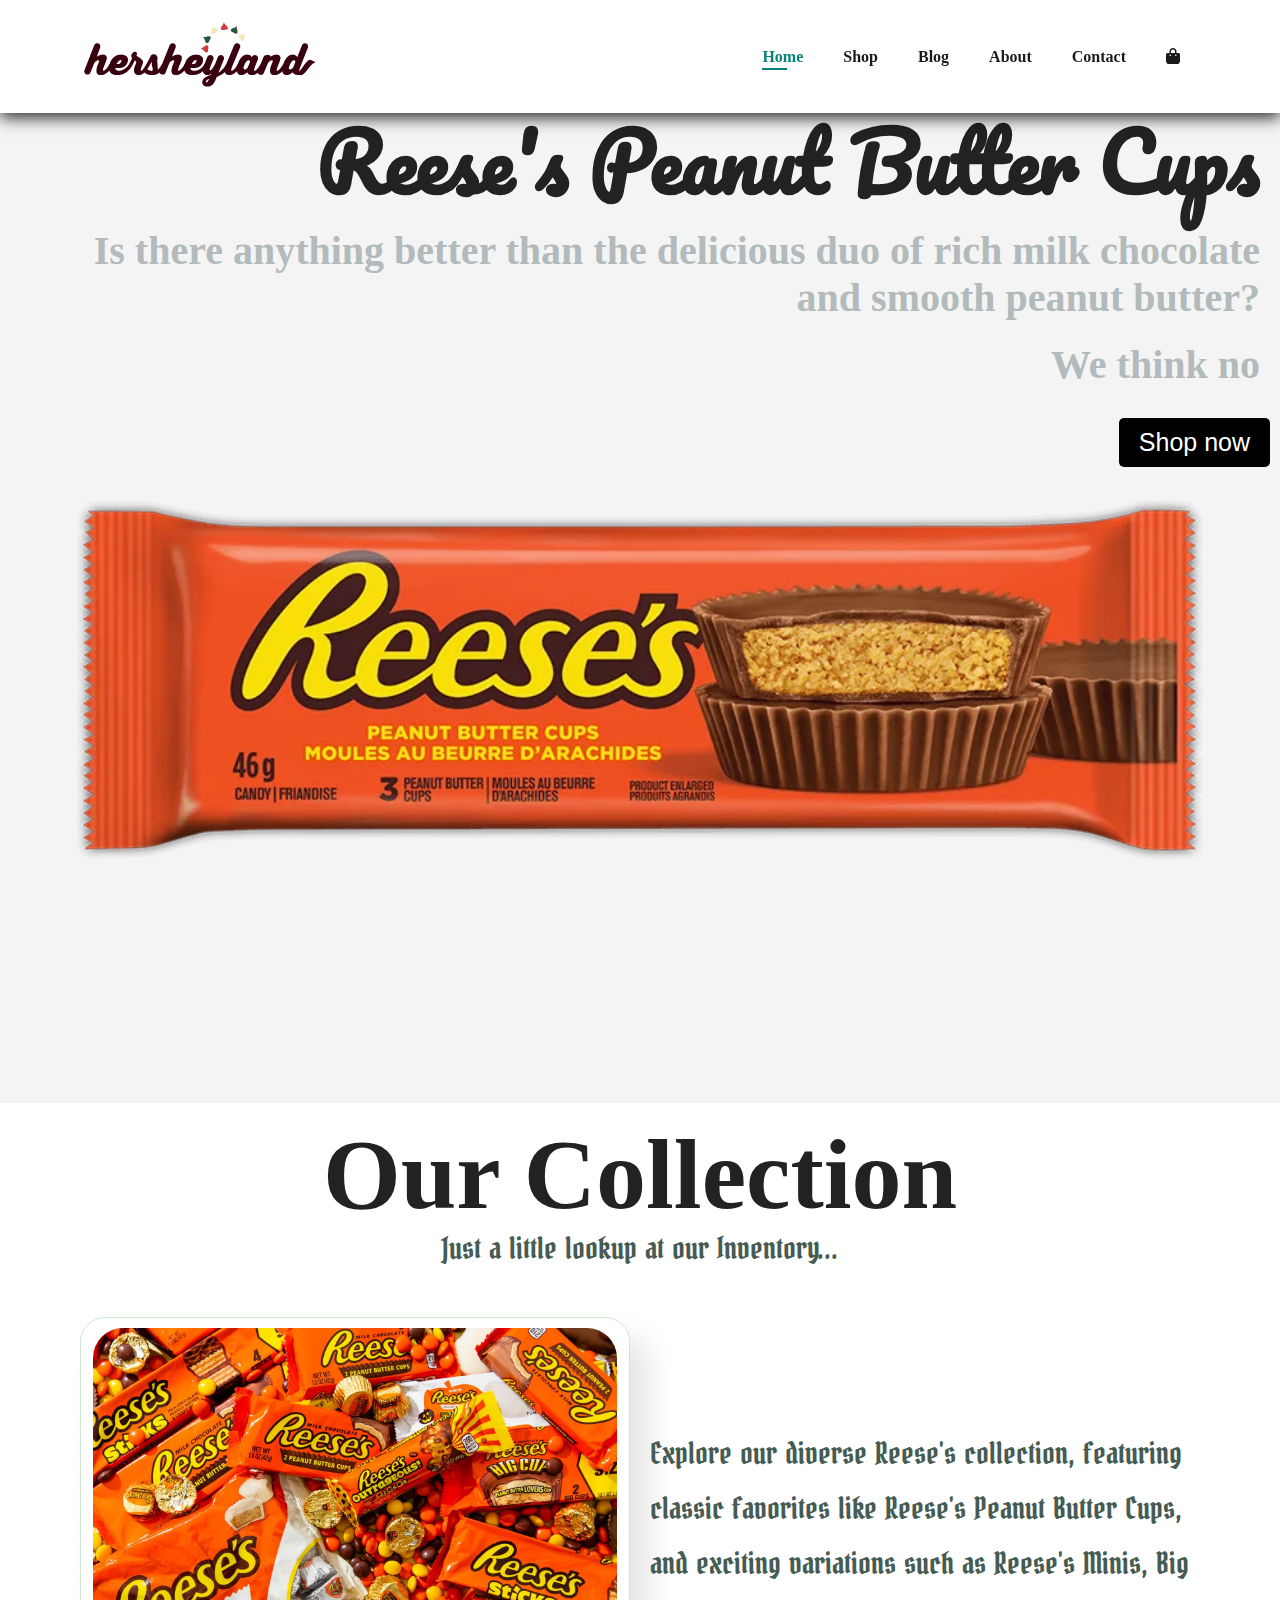
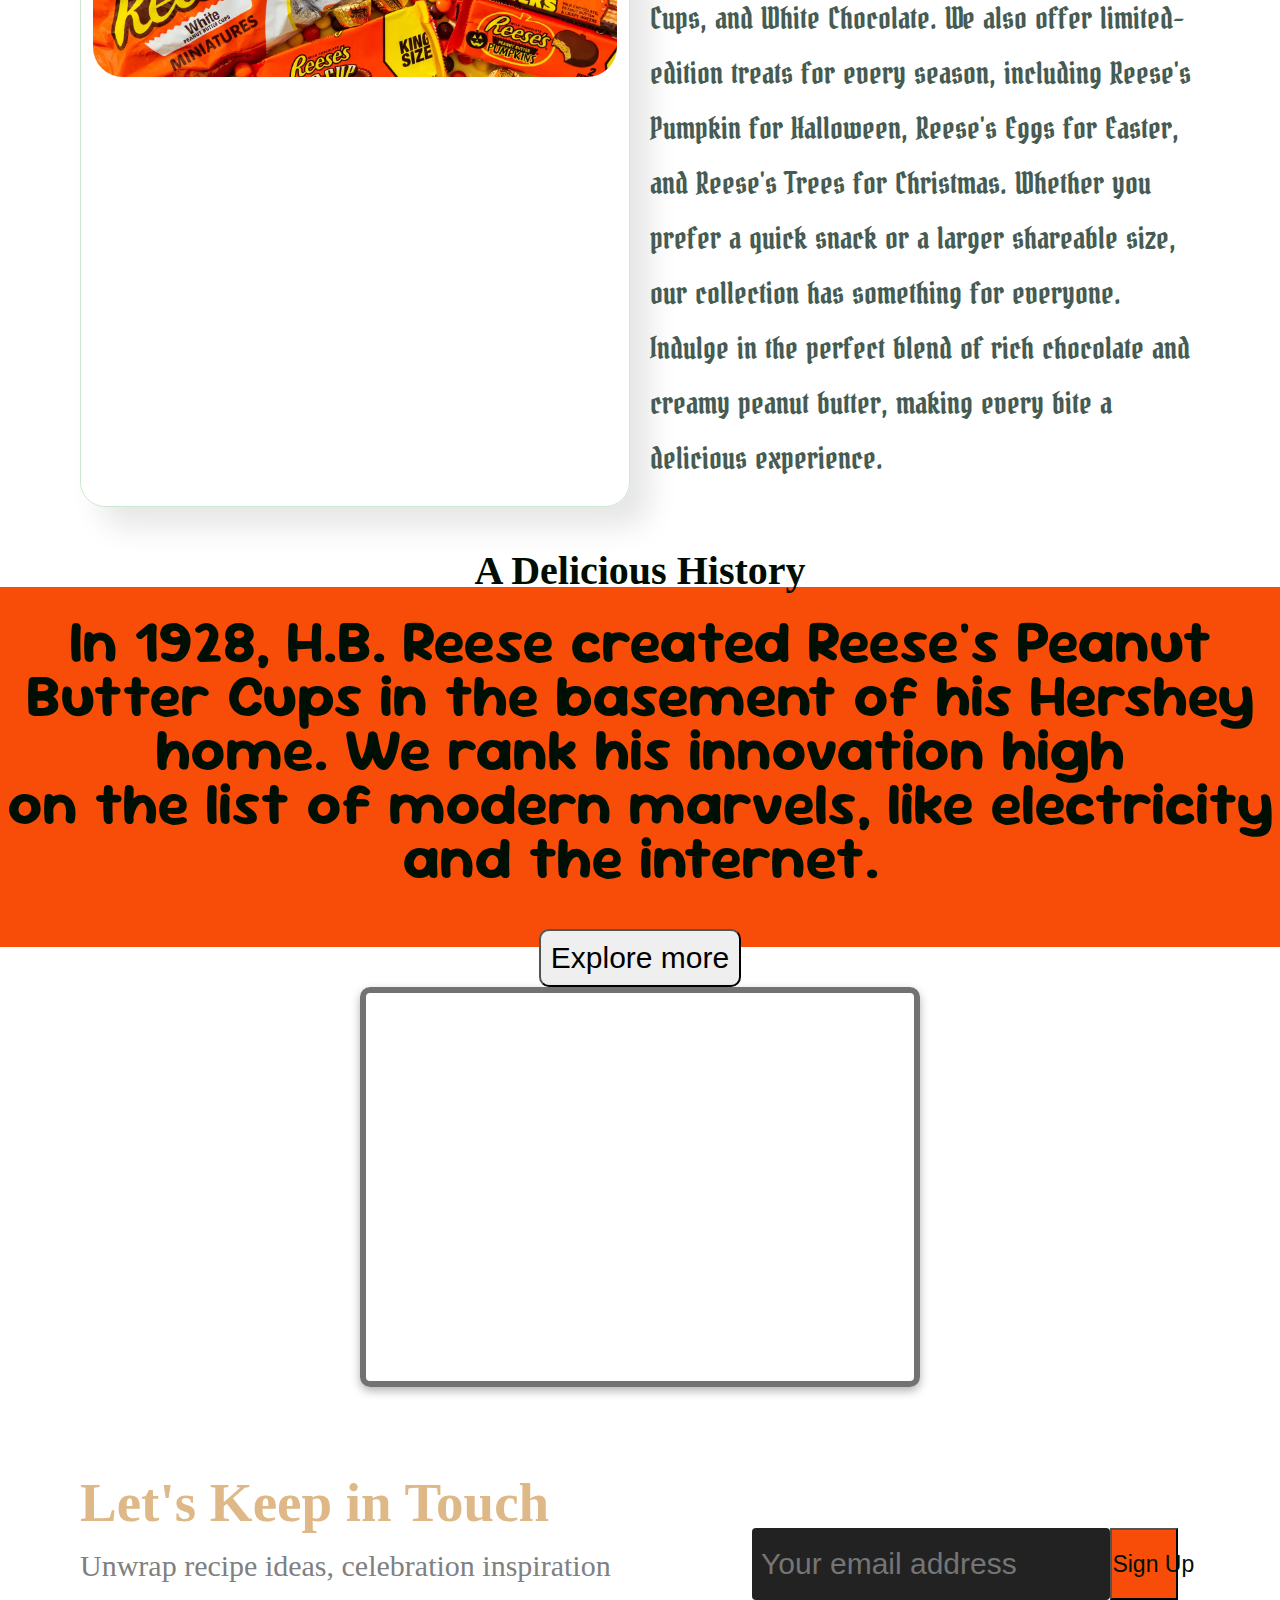
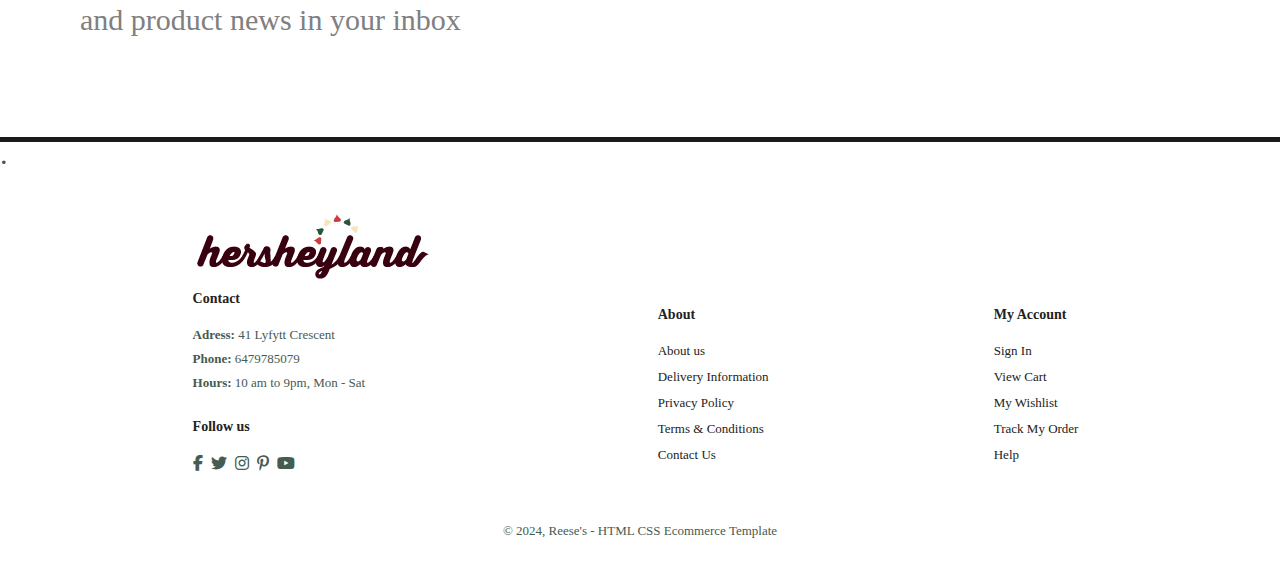
<file: Assignment 2/index.html>
<!DOCTYPE html>
<html lang="en">
<head>
    <meta charset="UTF-8">
    <meta name="viewport" content="width=device-width, initial-scale=1.0">
    <meta name ="description" content="this is the code for our homepage">
    <meta name = "robots" content="no index,no follow">
    <title>Reese's</title>
    <!--  adding Font awesome-->
    <link rel="stylesheet" href="https://cdnjs.cloudflare.com/ajax/libs/font-awesome/6.5.1/css/all.min.css">
     <!-- adding our CSS-->
    <link rel="stylesheet" href="style.css">



    <!--Font families ...-->
    <link rel="preconnect" href="https://fonts.googleapis.com">
    <link rel="preconnect" href="https://fonts.gstatic.com" crossorigin>
    <link href="https://fonts.googleapis.com/css2?family=Italiana&family=Pacifico&display=swap" rel="stylesheet">

    <link rel="preconnect" href="https://fonts.googleapis.com">
<link rel="preconnect" href="https://fonts.gstatic.com" crossorigin>
<link href="https://fonts.googleapis.com/css2?family=Bokor&display=swap" rel="stylesheet">
    
<link rel="preconnect" href="https://fonts.googleapis.com">
<link rel="preconnect" href="https://fonts.gstatic.com" crossorigin>
<link href="https://fonts.googleapis.com/css2?family=Sour+Gummy:ital,wght@0,100..900;1,100..900&display=swap" rel="stylesheet">

</head>

<!-- body starts-->

<body>

<!-- section   starts with all the page names ( home page, shop, blog, about, etc.)-->
    <section id="header">

        <!-- logo container-->
        <a href="#"><img src="img/hersheyland_logo-holiday.png" class="logo" alt="LC vintage cars"></a>

        <div>
            <ul id="navbar">
                <!-- icon of cross-->
                <li><a href="#" id="close"><i class="fas fa-times"></i></a></li>
                <li>

                </li>
                <li>
                    
                </li>
                <li><a class="active" href="homepage.html">Home</a></li>
                <li><a href="shop.html">Shop</a></li>
                <li><a href="blog.html">Blog</a></li>
                <li><a href="about.html">About</a></li>
                <li><a href="contact.html">Contact</a></li>
                <li id="lg-bag"><a href="cart.html"><i class="fas fa-bag-shopping"></i></a></li>
                

            </ul>
        </div>

        <!-- icon of shopping bag-->
        <div id="mobile">
            <a href="cart.html"><i class="fas fa-bag-shopping"></i></a>
            <i id="bar" class="fas fa-outdent"></i>
        </div>
    </section>

    <!--main text-->
    <section id="hero">
        <h2>Reese's Peanut Butter Cups </h2>  
        <p>

        </p>     
        <h4>  Is there anything better than the delicious duo of rich milk chocolate and smooth peanut butter?</h4>
        <h4> We think no</h4>
        <button>Shop now</button>
    </section>

<!--section for OUR Collection-->
    <section id="featured" class="section-p1">
        <h1>Our Collection</h1>
        <p>Just a little lookup at our Inventory...</p>
        <div class="pro-container">
            <div class="pro">
                <!-- image container-->
                <img src="img/reesepic1.webp" alt="OurCollection">

            </div>
            <div class="detail">
            <pre>




            </pre>
            <!-- description of collection-->
                <p>Explore our diverse Reese's collection, featuring classic favorites like Reese's Peanut Butter Cups, and exciting variations such as Reese's Minis, Big Cups, and White Chocolate. We also offer limited-edition treats for every season, including Reese's Pumpkin for Halloween, Reese's Eggs for Easter, and Reese's Trees for Christmas. Whether you prefer a quick snack or a larger shareable size, our collection has something for everyone. Indulge in the perfect blend of rich chocolate and creamy peanut butter, making every bite a delicious experience.</p>
            </div>

        </div>
    </section>
<!-- section for banner-->
    <section id="banner" class="section-m1">
        <h4>A Delicious History</h4>
        <h2>In 1928, H.B. Reese created Reese's Peanut Butter Cups in the basement of his Hershey home. We rank his innovation high</h2>
        <h2> on the list of modern marvels, like electricity and the internet.</h2>
        <button>Explore more</button>
    </section>

    
          <!--a section to put my youtube video embedded.-->
          <section class="media">
            <iframe width="560" height="315" src="https://www.youtube.com/embed/xBo2P4b1t7E?si=WwVefBKdYgxLeFC6" title="YouTube video player" frameborder="0" allow="accelerometer; autoplay; clipboard-write; encrypted-media; gyroscope; picture-in-picture; web-share" referrerpolicy="strict-origin-when-cross-origin" allowfullscreen></iframe>

        </section>


    <!-- section for newsletter for signing up by user-->
    <section id="newsletter" class="section-p1 section-m1">
        <div class="newstext">
            <h4>Let's Keep in Touch</h4>
            <p>Unwrap recipe ideas, celebration inspiration </p>
            <p>and product news in your inbox</p>
        </div>
        <div class="form">
            <input type="text" placeholder="Your email address">
            <button>Sign Up</button>
        </div>
    </section>
    <section id="blank" class="LC">
        <p>.</p>
    </section>


    <!-- footer starts-->
    <footer class="section-p1">
        <div class="col">
            <!-- logo in footer-->
        <img class="logo" src="img/hersheyland_logo-holiday.png" alt="logo">
        <h4>Contact</h4>
        <p><strong>Adress: </strong>41 Lyfytt Crescent</p>
        <p><strong>Phone: </strong>6479785079</p>
        <p><strong>Hours: </strong>10 am to 9pm, Mon - Sat</p>
        <div class="follow">
            <h4>Follow us</h4>

            <!-- icons by using font awesome-->
            <div class="icon">
                <i class="fab fa-facebook-f"></i>
                <i class="fab fa-twitter"></i>
                <i class="fab fa-instagram"></i>
                <i class="fab fa-pinterest-p"></i>
                <i class="fab fa-youtube"></i>


            </div>
            
        </div>
        
        </div>
        
        
        <div class="col">
            <pre>






            </pre>
            <h4>About</h4>
            <a href="#">About us</a>
            <a href="#">Delivery Information</a>
            <a href="#">Privacy Policy</a>
            <a href="#">Terms & Conditions</a>
            <a href="#">Contact Us</a>
        </div>
        

        <div class="col">
            <pre>






            </pre>
            <h4>My Account</h4>
            <a href="#">Sign In</a>
            <a href="#">View Cart</a>
            <a href="#">My Wishlist</a>
            <a href="#">Track My Order</a>
            <a href="#">Help</a>
        </div>

        <!-- copyright of id-->
        <div class="copyright">
            <p>© 2024, Reese's - HTML CSS Ecommerce Template</p>
        </div>

        

    </footer>

    
</body>
</html>
</file>
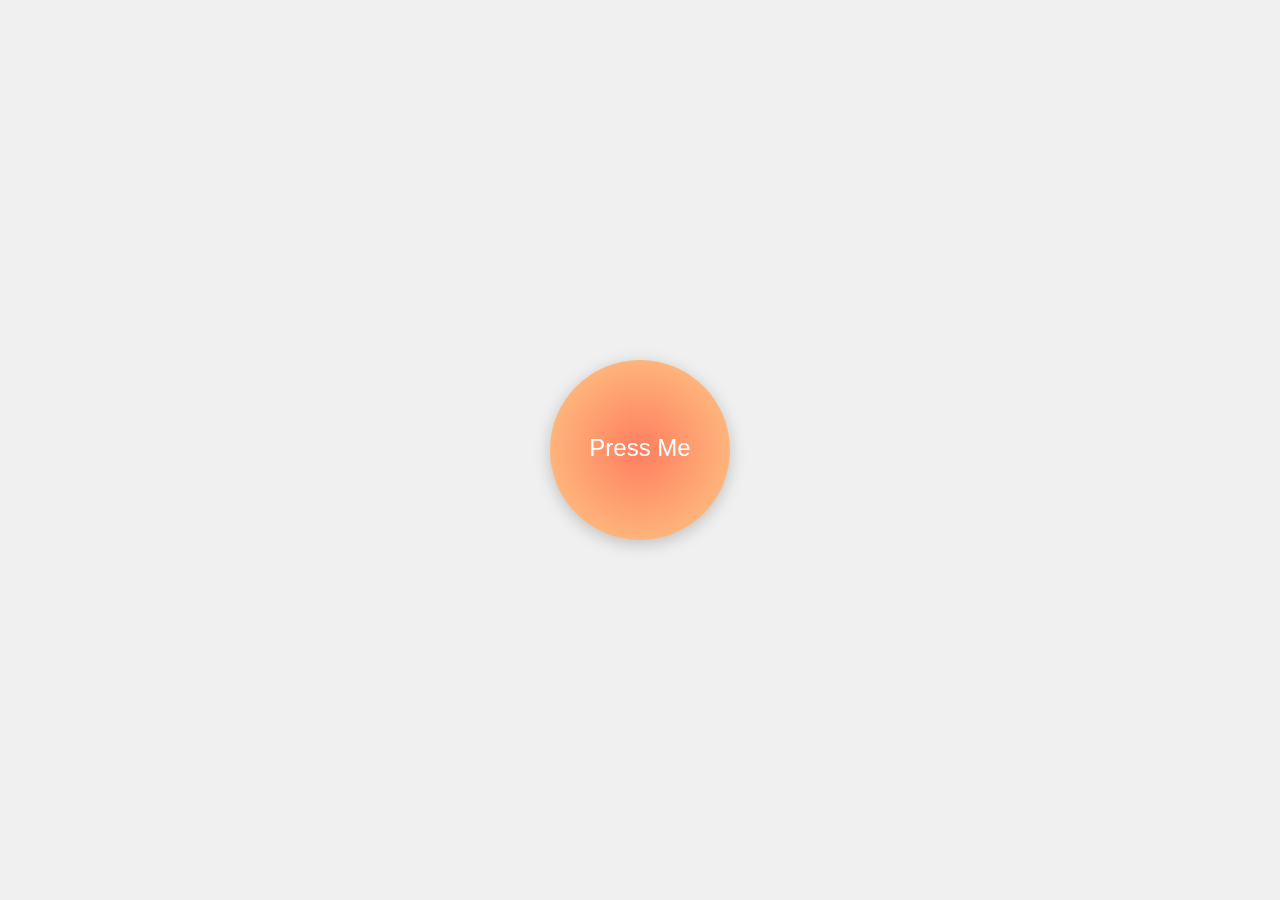
<file: Lab3/index.html>
<!--
Name : Chainpreet Singh 
Student number: 200592535
Lab-3     Interface Design using CSS......
-->

<!DOCTYPE html>
<html lang="en">

<head>

    <!-- These are my meta charsets ........-->

  <meta charset="UTF-8">
  <meta name="viewport" content="width=device-width, initial-scale=1.0">
  <meta name="description" content="this is the code for our Lab-3">
  <meta name="robots" content="no index,no follow">

  <title> svg button with a hover effect</title>

   <!--linked my css ..-->

   <link rel="stylesheet" href="styles.css">
  </head>


  <body>
    <svg
    class="svg-button"
    xmlns="http://www.w3.org/2000/svg"
    width="200"
    height="200"
    viewBox="0 0 200 200"
>
    <defs>
        <radialGradient id="grad1" cx="50%" cy="50%" r="50%" fx="50%" fy="50%">
            <stop offset="0%" style="stop-color:#ff7e5f; stop-opacity:1" />
            <stop offset="100%" style="stop-color:#feb47b; stop-opacity:1" />
        </radialGradient>
    </defs>
    <circle cx="100" cy="100" r="90" fill="url(#grad1)" />
    <text
        x="50%"
        y="50%"
        dominant-baseline="middle"
        text-anchor="middle"
        fill="white"
        font-size="24"
        font-family="Arial, sans-serif"
    >
        Press Me
    </text>
</svg>
  </body>
</html>
</file>
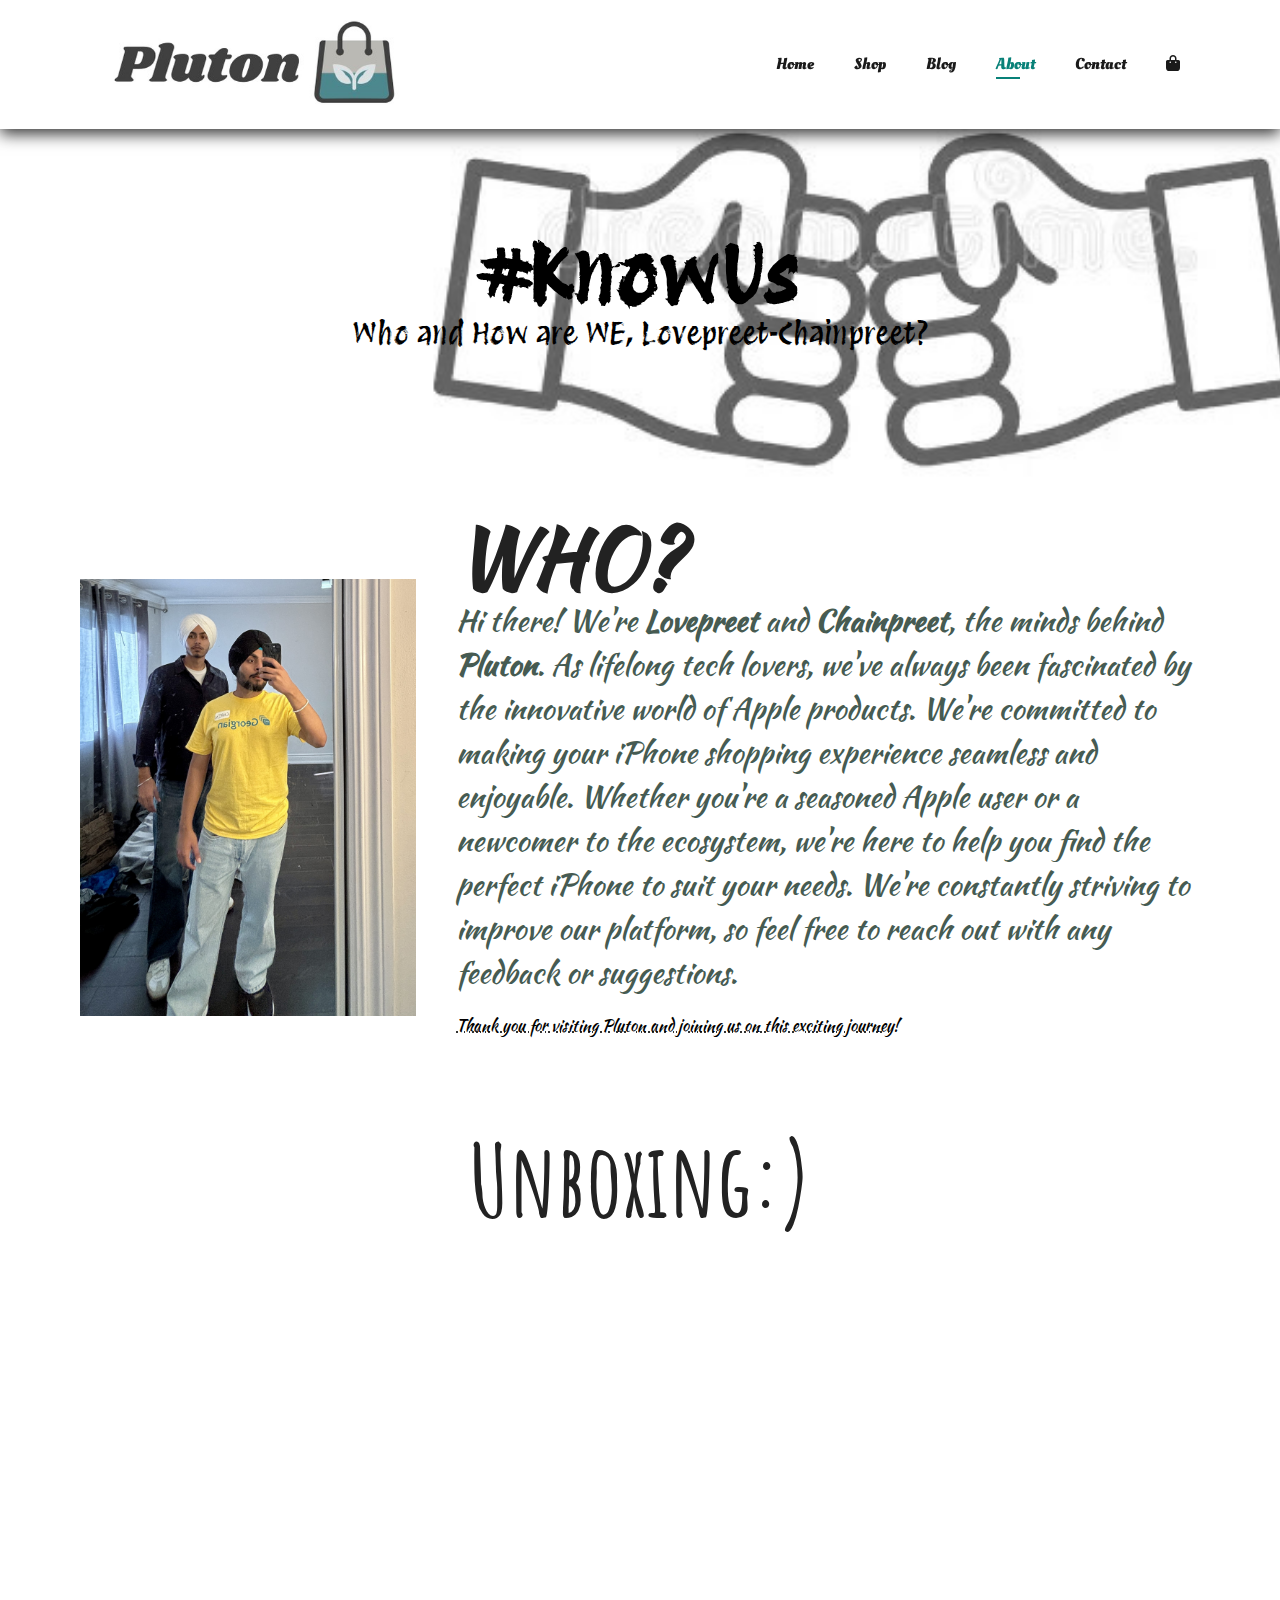
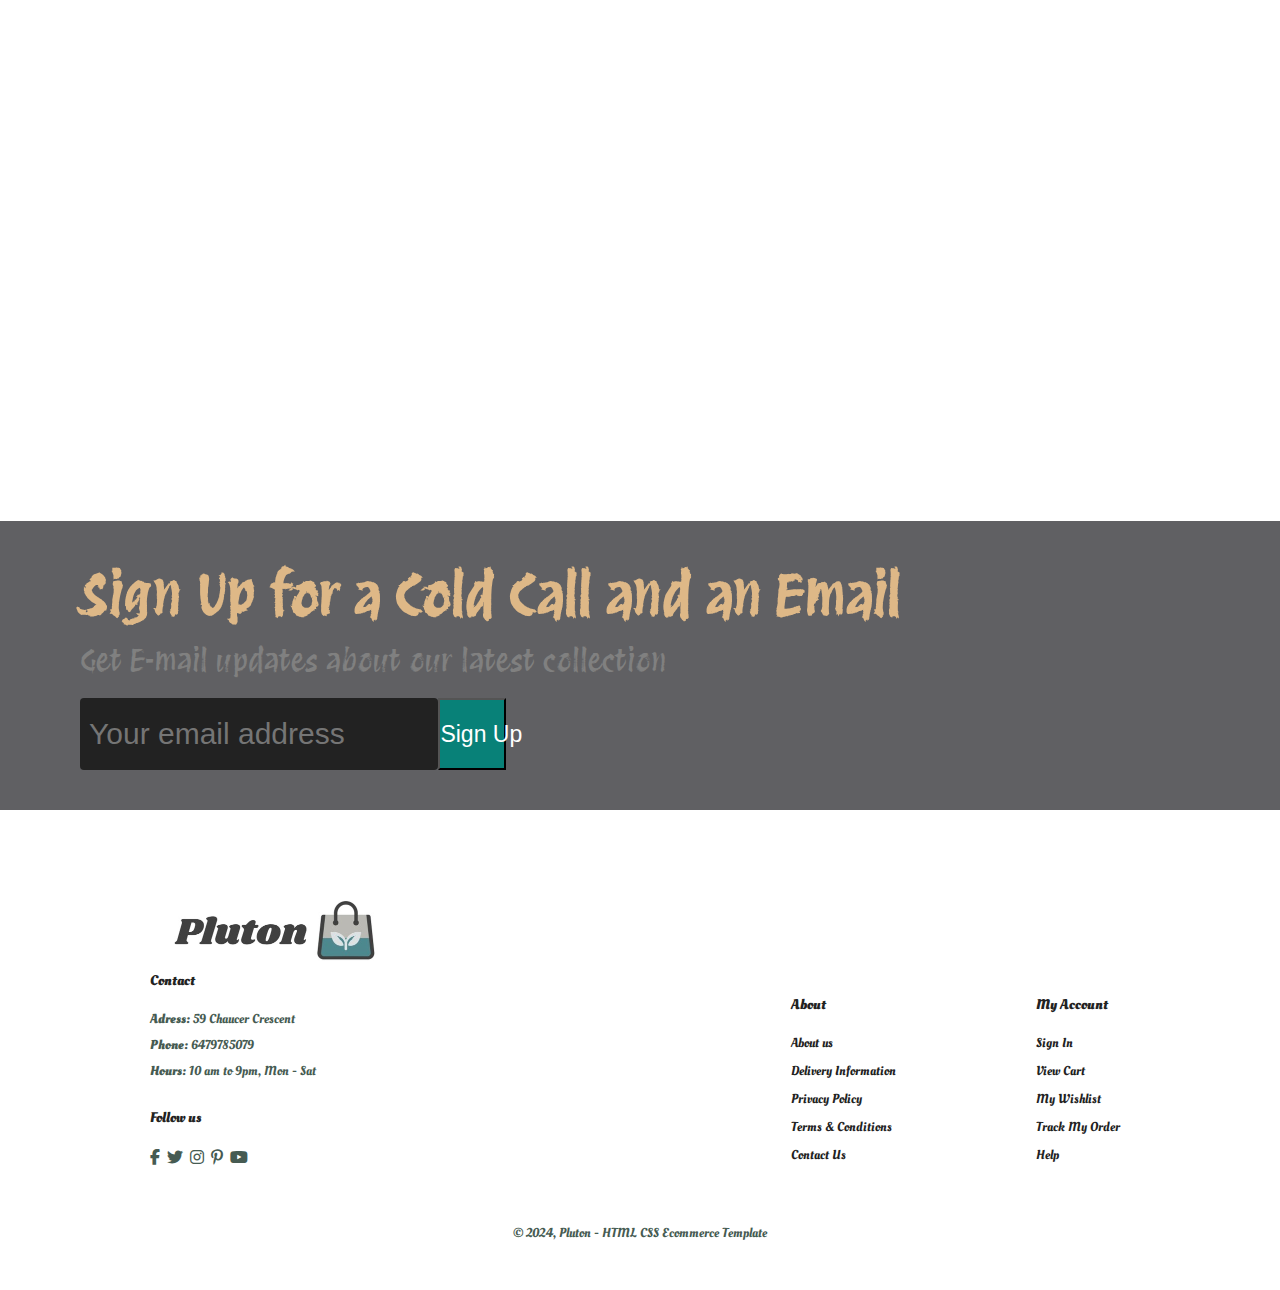
<file: project/project/about.html>
<!-- Iphone Online website-->
<!-- Chainpreet Singh (200592535)-->
<!-- Lovepreet Singh  (200597146)-->

<!-- Iphone Website Project-->

<!DOCTYPE html>
<html lang="en">
<head>
    <meta charset="UTF-8">
    <meta name="viewport" content="width=device-width, initial-scale=1.0">
    <meta name ="description" content="this is the code for our shop page">
    <meta name = "robots" content="no index,no follow">
    <title>Pluton</title>
    <!--  adding Font awesome-->
    <link rel="stylesheet" href="https://cdnjs.cloudflare.com/ajax/libs/font-awesome/6.5.1/css/all.min.css">

    <link rel="preconnect" href="https://fonts.googleapis.com">
    <link rel="preconnect" href="https://fonts.gstatic.com" crossorigin>
    <link href="https://fonts.googleapis.com/css2?family=Protest+Revolution&display=swap" rel="stylesheet">

    <link rel="preconnect" href="https://fonts.googleapis.com">
    <link rel="preconnect" href="https://fonts.gstatic.com" crossorigin>
    <link href="https://fonts.googleapis.com/css2?family=Kaushan+Script&display=swap" rel="stylesheet">

    <link rel="preconnect" href="https://fonts.googleapis.com">
    <link rel="preconnect" href="https://fonts.gstatic.com" crossorigin>
    <link href="https://fonts.googleapis.com/css2?family=Oleo+Script:wght@400;700&display=swap" rel="stylesheet">


    <link rel="preconnect" href="https://fonts.googleapis.com">
    <link rel="preconnect" href="https://fonts.gstatic.com" crossorigin>
    <link href="https://fonts.googleapis.com/css2?family=Amatic+SC:wght@400;700&display=swap" rel="stylesheet">


    <!-- adding our CSS-->
    <link rel="stylesheet" href="style.css">
</head>
<body>

<!-- section   starts with all the page names ( home page, shop, blog, about, etc.)-->
    <section id="header">

        <!-- logo container-->
        <a href="#"><img src="img/logoo.jpg" class="logo" alt="LC vintage cars"></a>

        <div>
            <ul id="navbar">

                <!-- icon of cross-->
                <li><a href="#" id="close"><i class="fas fa-times"></i></a></li>
                <li>

                </li>
                <li>
                    
                </li>
                <li><a  href="homepage.html">Home</a></li>
                <li><a  href="shop.html">Shop</a></li>
                <li><a  href="blog.html">Blog</a></li>
                <li><a class="active" href="about.html">About</a></li>
                <li><a href="contact.html">Contact</a></li>
                <li id="lg-bag"><a href="cart.html"><i class="fas fa-bag-shopping"></i></a></li>
                

            </ul>
        </div>

         <!-- icon of shopping bag-->
        <div id="mobile">
            <a href="cart.html"><i class="fas fa-bag-shopping"></i></a>
            <i id="bar" class="fas fa-outdent"></i>
        </div>
    </section>


    <!-- about page header-->
    <section id="page-header" class="about-header">
       
        <h2>#KnowUs</h2>
       
        <p>Who and How are WE, Lovepreet-Chainpreet?</p>
       
       
    </section>
    

    <!-- our description-->
    <section id="about-head" class="section-p1">
        <img src="img/about.JPG" alt="">
        <div>
            <h2>WHO?</h2>
            <p>Hi there! We're <b>Lovepreet</b> and <b>Chainpreet</b>, the minds behind <b>Pluton</b>. As lifelong tech lovers, we've always been fascinated by the innovative world of Apple products. We're committed to making your iPhone shopping experience seamless and enjoyable.

                Whether you're a seasoned Apple user or a newcomer to the ecosystem, we're here to help you find the perfect iPhone to suit your needs. We're constantly striving to improve our platform, so feel free to reach out with any feedback or suggestions.</p>
                
            <abbr title="">Thank you for visiting Pluton and joining us on this exciting journey!</abbr>
            <pre>

            </pre>
            
        </div>
        
    </section>
    
    
    <!-- the video-->
    <section id="our-video" class="section-p1">
        <h1>Unboxing:)</h1>
        <div class="video">
            <video autoplay muted loop src="vid/iphonevideo.mp4"></video>
        </div>
    </section>
    

    
    <section id="newsletter" class="section-p1 section-m1">
        <div class="newstext">
            <h4>Sign Up for a Cold Call and an Email</h4>
            <p>Get E-mail updates about our latest collection</p>
        </div>
        <div class="form">
            <input type="text" placeholder="Your email address">
            <button>Sign Up</button>
        </div>
    </section>

    <footer class="section-p1">
        <div class="col">
        <img class="logo" src="img/logoo.jpg" alt="logo">
        <h4>Contact</h4>
        <p><strong>Adress: </strong>59 Chaucer Crescent</p>
        <p><strong>Phone: </strong>6479785079</p>
        <p><strong>Hours: </strong>10 am to 9pm, Mon - Sat</p>
        <div class="follow">
            <h4>Follow us</h4>
            <div class="icon">
                <i class="fab fa-facebook-f"></i>
                <i class="fab fa-twitter"></i>
                <i class="fab fa-instagram"></i>
                <i class="fab fa-pinterest-p"></i>
                <i class="fab fa-youtube"></i>


            </div>
            
        </div>
        
        </div>
        
        
        <div class="col">
            <pre>






            </pre>
            <h4>About</h4>
            <a href="#">About us</a>
            <a href="#">Delivery Information</a>
            <a href="#">Privacy Policy</a>
            <a href="#">Terms & Conditions</a>
            <a href="#">Contact Us</a>
        </div>
        

        <div class="col">
            <pre>






            </pre>
            <h4>My Account</h4>
            <a href="#">Sign In</a>
            <a href="#">View Cart</a>
            <a href="#">My Wishlist</a>
            <a href="#">Track My Order</a>
            <a href="#">Help</a>
        </div>
        <div class="copyright">
            <p>© 2024, Pluton - HTML CSS Ecommerce Template</p>
        </div>

        

    </footer>

    
</body>
</html>
</file>
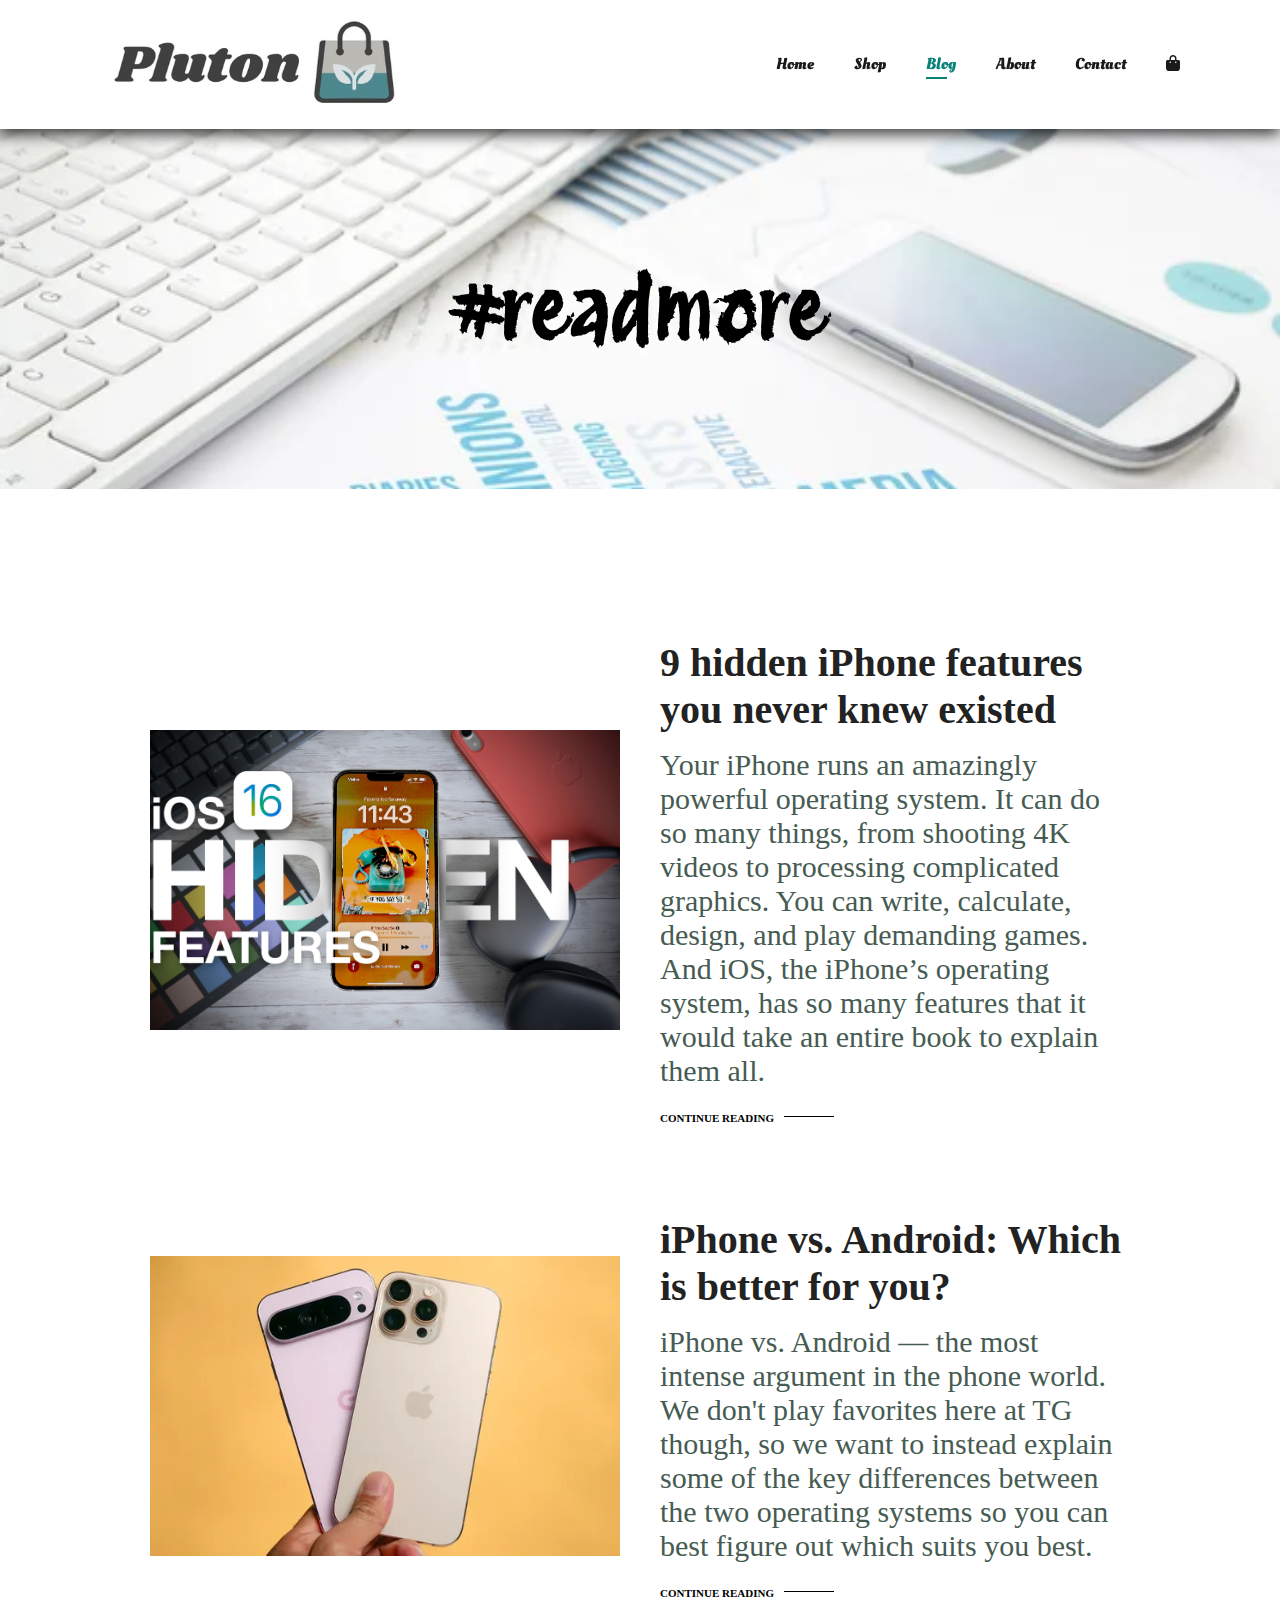
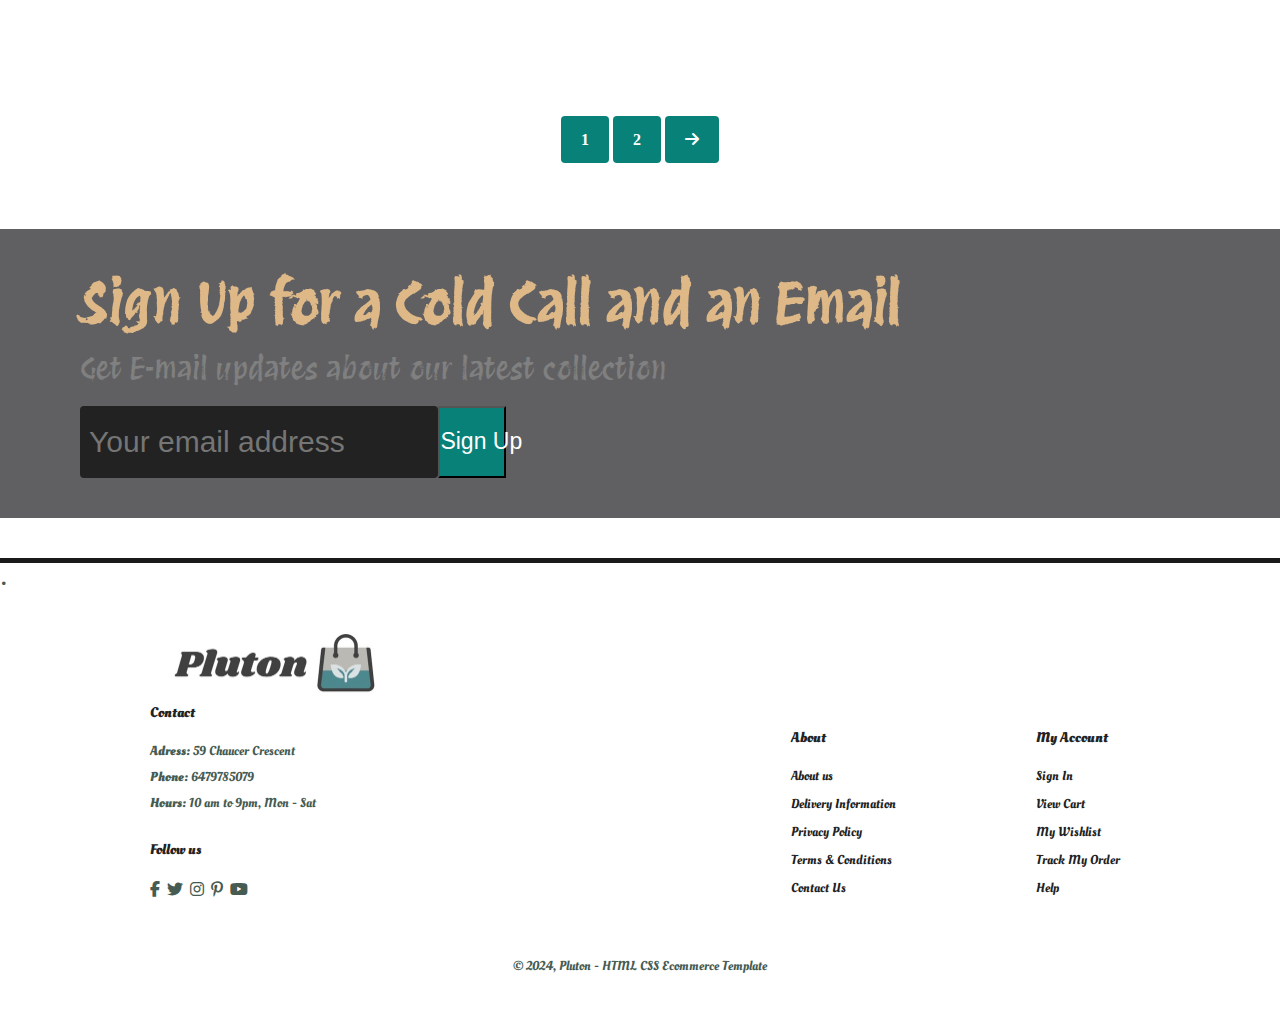
<file: project/project/blog.html>
<!-- Iphone Online website-->
<!-- Chainpreet Singh (200592535)-->
<!-- Lovepreet Singh  (200597146)-->

<!-- Iphone Website Project-->


<!DOCTYPE html>
<html lang="en">
<head>
    <meta charset="UTF-8">
    <meta name="viewport" content="width=device-width, initial-scale=1.0">
    <meta name ="description" content="this is the code for our blog page">
    <meta name = "robots" content="no index,no follow">
    <title>Pluton</title>
    <!--  adding Font awesome-->
    <link rel="stylesheet" href="https://cdnjs.cloudflare.com/ajax/libs/font-awesome/6.5.1/css/all.min.css">

    <link rel="preconnect" href="https://fonts.googleapis.com">
    <link rel="preconnect" href="https://fonts.gstatic.com" crossorigin>
    <link href="https://fonts.googleapis.com/css2?family=Protest+Revolution&display=swap" rel="stylesheet">

    <link rel="preconnect" href="https://fonts.googleapis.com">
    <link rel="preconnect" href="https://fonts.gstatic.com" crossorigin>
    <link href="https://fonts.googleapis.com/css2?family=Oleo+Script:wght@400;700&display=swap" rel="stylesheet">


    <!-- adding our CSS-->
    <link rel="stylesheet" href="style.css">
</head>
<body>

<!-- section   starts with all the page names ( home page, shop, blog, about, etc.)-->
    <section id="header">

         <!-- logo container-->
        <a href="#"><img src="img/logoo.jpg" class="logo" alt="LC vintage cars"></a>

        <div>
            <ul id="navbar">
                <!-- icon of cross-->
                <li><a href="#" id="close"><i class="fas fa-times"></i></a></li>
                <li>

                </li>
                <li>
                    
                </li>
                <li><a  href="homepage.html">Home</a></li>
                <li><a  href="shop.html">Shop</a></li>
                <li><a class="active" href="blog.html">Blog</a></li>
                <li><a href="about.html">About</a></li>
                <li><a href="contact.html">Contact</a></li>
                <li id="lg-bag"><a href="cart.html"><i class="fas fa-bag-shopping"></i></a></li>
                

            </ul>
        </div>
        <!-- icon of shopping bag-->
        <div id="mobile">
            <a href="cart.html"><i class="fas fa-bag-shopping"></i></a>
            <i id="bar" class="fas fa-outdent"></i>
        </div>
    </section>


    <!-- page header for blog page-->
    <section id="page-header" class="blog-header">
       
        <h2>#readmore</h2>
       
       
    </section>

    
    <section id="blog">

        <!-- blog 1-->
        <div class="blog-box">
            <div class="blog-img">
                <img src="img/blog1.jpg" alt="">
            </div>
            <div class="blog-details">
                <h4>9 hidden iPhone features you never knew existed</h4>
                <p>Your iPhone runs an amazingly powerful operating system. It can do so many things, from shooting 4K videos to processing complicated graphics. You can write, calculate, design, and play demanding games. And iOS, the iPhone’s operating system, has so many features that it would take an entire book to explain them all.</p>

                <!-- this will take user to the site to read full blog-->
                <a href="https://www.intego.com/mac-security-blog/9-hidden-secret-iphone-features-you-have-never-heard-about/">CONTINUE READING</a>
            </div>
            
        </div>

        <!-- blog 2-->
        <div class="blog-box">
            <div class="blog-img">
                <img src="img/blog2.webp" alt="">
            </div>
            <div class="blog-details">
                <h4>iPhone vs. Android: Which is better for you?</h4>
                <p>iPhone vs. Android — the most intense argument in the phone world. We don't play favorites here at TG though, so we want to instead explain some of the key differences between the two operating systems so you can best figure out which suits you best.</p>

                <!-- this will take user to the site to read full blog-->
                <a href="https://www.tomsguide.com/face-off/iphone-vs-android">CONTINUE READING</a>
            </div>
            
        </div>
        
        
    </section>



<section id="pagination" class="section-p1">
    <a href="#">1</a>
    <a href="#">2</a>
    <a href="#"><i class="fas fa-arrow-right"></i>
    </a>


</section>
    



    <section id="newsletter" class="section-p1 section-m1">
        <div class="newstext">
            <h4>Sign Up for a Cold Call and an Email</h4>
            <p>Get E-mail updates about our latest collection</p>
        </div>
        <div class="form">
            <input type="text" placeholder="Your email address">
            <button>Sign Up</button>
        </div>
    </section>
    <section id="blank" class="LC">
        <p>.</p>
    </section>

    <footer class="section-p1">
        <div class="col">
        <img class="logo" src="img/logoo.jpg" alt="logo">
        <h4>Contact</h4>
        <p><strong>Adress: </strong>59 Chaucer Crescent</p>
        <p><strong>Phone: </strong>6479785079</p>
        <p><strong>Hours: </strong>10 am to 9pm, Mon - Sat</p>
        <div class="follow">
            <h4>Follow us</h4>
            <div class="icon">
                <i class="fab fa-facebook-f"></i>
                <i class="fab fa-twitter"></i>
                <i class="fab fa-instagram"></i>
                <i class="fab fa-pinterest-p"></i>
                <i class="fab fa-youtube"></i>


            </div>
            
        </div>
        
        </div>
        
        
        <div class="col">
            <pre>






            </pre>
            <h4>About</h4>
            <a href="#">About us</a>
            <a href="#">Delivery Information</a>
            <a href="#">Privacy Policy</a>
            <a href="#">Terms & Conditions</a>
            <a href="#">Contact Us</a>
        </div>
        

        <div class="col">
            <pre>






            </pre>
            <h4>My Account</h4>
            <a href="#">Sign In</a>
            <a href="#">View Cart</a>
            <a href="#">My Wishlist</a>
            <a href="#">Track My Order</a>
            <a href="#">Help</a>
        </div>
        <div class="copyright">
            <p>© 2024, Pluton - HTML CSS Ecommerce Template</p>
        </div>

        

    </footer>

    
</body>
</html>
</file>
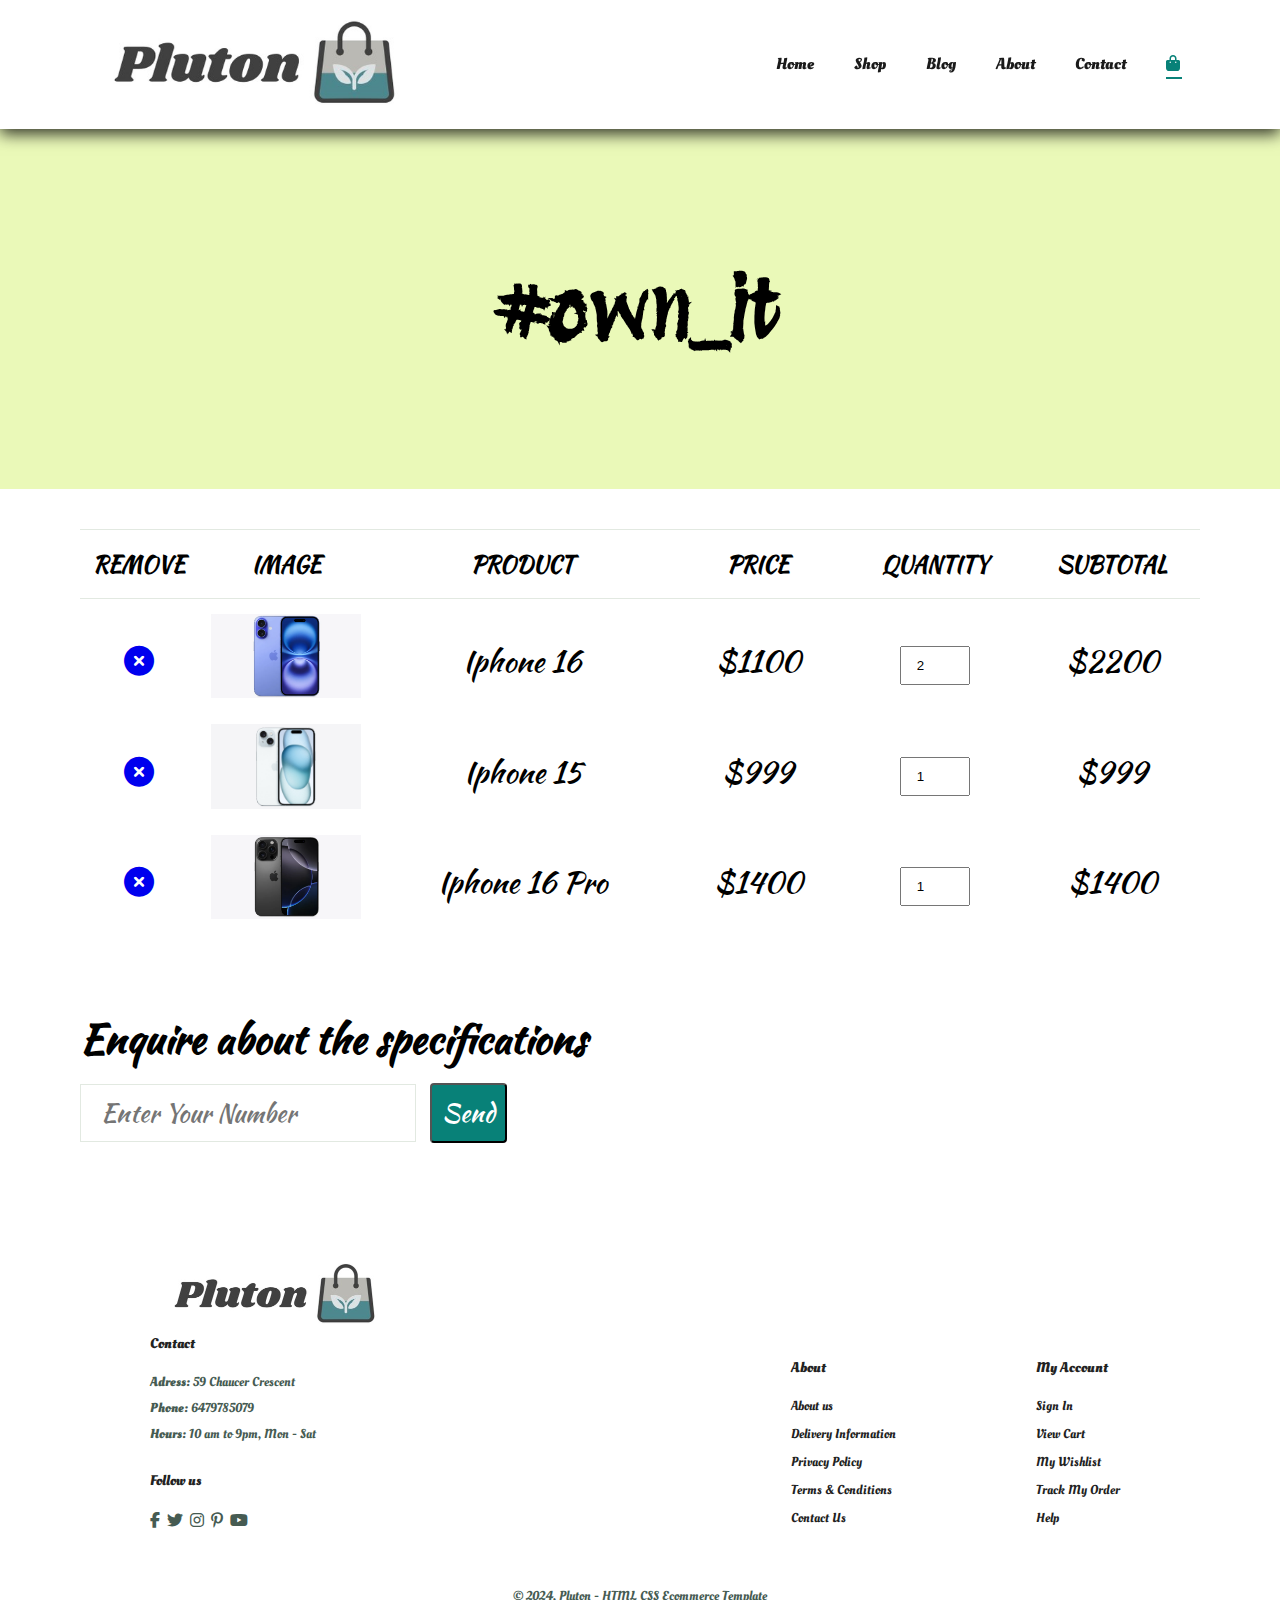
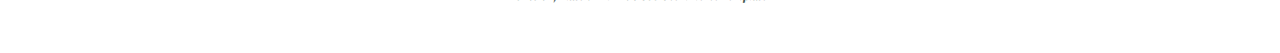
<file: project/project/cart.html>
<!-- Iphone Online website-->
<!-- Chainpreet Singh (200592535)-->
<!-- Lovepreet Singh  (200597146)-->

<!-- Iphone Website Project-->

<!DOCTYPE html>
<html lang="en">
<head>
    <meta charset="UTF-8">
    <meta name="viewport" content="width=device-width, initial-scale=1.0">
    <meta name ="description" content="this is the code for our shop page">
    <meta name = "robots" content="no index,no follow">
    <title>Pluton</title>
    <!--  adding Font awesome-->
    <link rel="stylesheet" href="https://cdnjs.cloudflare.com/ajax/libs/font-awesome/6.5.1/css/all.min.css">

    <link rel="preconnect" href="https://fonts.googleapis.com">
    <link rel="preconnect" href="https://fonts.gstatic.com" crossorigin>
    <link href="https://fonts.googleapis.com/css2?family=Protest+Revolution&display=swap" rel="stylesheet">

    <link rel="preconnect" href="https://fonts.googleapis.com">
    <link rel="preconnect" href="https://fonts.gstatic.com" crossorigin>
    <link href="https://fonts.googleapis.com/css2?family=Kaushan+Script&display=swap" rel="stylesheet">

    <link rel="preconnect" href="https://fonts.googleapis.com">
    <link rel="preconnect" href="https://fonts.gstatic.com" crossorigin>
    <link href="https://fonts.googleapis.com/css2?family=Oleo+Script:wght@400;700&display=swap" rel="stylesheet">


    <!-- adding our CSS-->
    <link rel="stylesheet" href="style.css">
</head>
<body>

<!-- section   starts with all the page names ( home page, shop, blog, about, etc.)-->
    <section id="header">

         <!-- logo container-->
        <a href="#"><img src="img/logoo.jpg" class="logo" alt="LC vintage cars"></a>

        <div>
            <ul id="navbar">

                <!-- icon of cross-->
                <li><a href="#" id="close"><i class="fas fa-times"></i></a></li>
                <li>

                </li>
                <li>
                    
                </li>
                <li><a  href="homepage.html">Home</a></li>
                <li><a  href="shop.html">Shop</a></li>
                <li><a  href="blog.html">Blog</a></li>
                <li><a href="about.html">About</a></li>
                <li><a  href="contact.html">Contact</a></li>
                <li id="lg-bag"><a class="active" href="cart.html"><i class="fas fa-bag-shopping"></i></a></li>
                

            </ul>
        </div>

         <!-- icon of shopping bag-->
        <div id="mobile">
            <a href="cart.html"><i class="fas fa-bag-shopping"></i></a>
            <i id="bar" class="fas fa-outdent"></i>
        </div>
    </section>


    <!-- page header for cart page-->
    <section id="page-header" class="cart-header">
       
        <h2>#own_it</h2>
       
        
       
       
    </section>

    <!-- making table for iphones in cart and their price-->
    <section id="cart" class="section-p1"> 
<table >
<thead>
    <tr>
        <td>  Remove </td>
        <td>  Image </td>
        <td>  Product </td>
        <td>  Price </td>
        <td> Quantity </td>
        <td>  Subtotal </td>
    </tr>
</thead>

<tbody>

    <tr>

        <td><a href="#"><i class="fas fa-times-circle"></i></a></td>
        <td><img src="img/iphone16ultramarine.webp" alt=""></td>
        <td> Iphone 16</td>
        <td>$1100</td>
        <td><input type="number" value="2" ></td>
        <td>$2200</td>

    </tr>
    
    <tr>

        <td><a href="#"><i class="fas fa-times-circle"></i></a></td>
        <td><img src="img/iphone15new1.jpeg" alt=""></td>
        <td>Iphone 15</td>
        <td>$999</td>
        <td><input type="number" value="1" ></td>
        <td>$999</td>

    </tr>
    
    <tr>

        <td><a href="#"><i class="fas fa-times-circle"></i></a></td>
        <td><img src="img/iphone16problack.webp" alt=""></td>
        <td>Iphone 16 Pro</td>
        <td>$1400</td>
        <td><input type="number" value="1" ></td>
        <td>$1400</td>

    </tr>
</tbody>
</table>

    </section>

    <!-- section for enquire about iphone-->
     <!-- by giving contact-->
<section id="cart-add" class="section-p1">
    
    <div id="enquiry">
        <h3>Enquire about the specifications</h3>
        <div>

            <!-- this will take user to thankyou page after sending their contact for enquiry-->
            <form action="thankyou.html" method="get">
                <input type="text" placeholder="Enter Your Number">
                <button type="submit" class="normal">Send</button>
            </form>
        </div>
    </div>
</section>

    <footer class="section-p1">
        <div class="col">
        <img class="logo" src="img/logoo.jpg" alt="logo">
        <h4>Contact</h4>
        <p><strong>Adress: </strong>59 Chaucer Crescent</p>
        <p><strong>Phone: </strong>6479785079</p>
        <p><strong>Hours: </strong>10 am to 9pm, Mon - Sat</p>
        <div class="follow">
            <h4>Follow us</h4>
            <div class="icon">
                <i class="fab fa-facebook-f"></i>
                <i class="fab fa-twitter"></i>
                <i class="fab fa-instagram"></i>
                <i class="fab fa-pinterest-p"></i>
                <i class="fab fa-youtube"></i>


            </div>
            
        </div>
        
        </div>
        
        
        <div class="col">
            <pre>






            </pre>
            <h4>About</h4>
            <a href="#">About us</a>
            <a href="#">Delivery Information</a>
            <a href="#">Privacy Policy</a>
            <a href="#">Terms & Conditions</a>
            <a href="#">Contact Us</a>
        </div>
        

        <div class="col">
            <pre>






            </pre>
            <h4>My Account</h4>
            <a href="#">Sign In</a>
            <a href="#">View Cart</a>
            <a href="#">My Wishlist</a>
            <a href="#">Track My Order</a>
            <a href="#">Help</a>
        </div>
        <div class="copyright">
            <p>© 2024, Pluton - HTML CSS Ecommerce Template</p>
        </div>

        

    </footer>

    
</body>
</html>
</file>
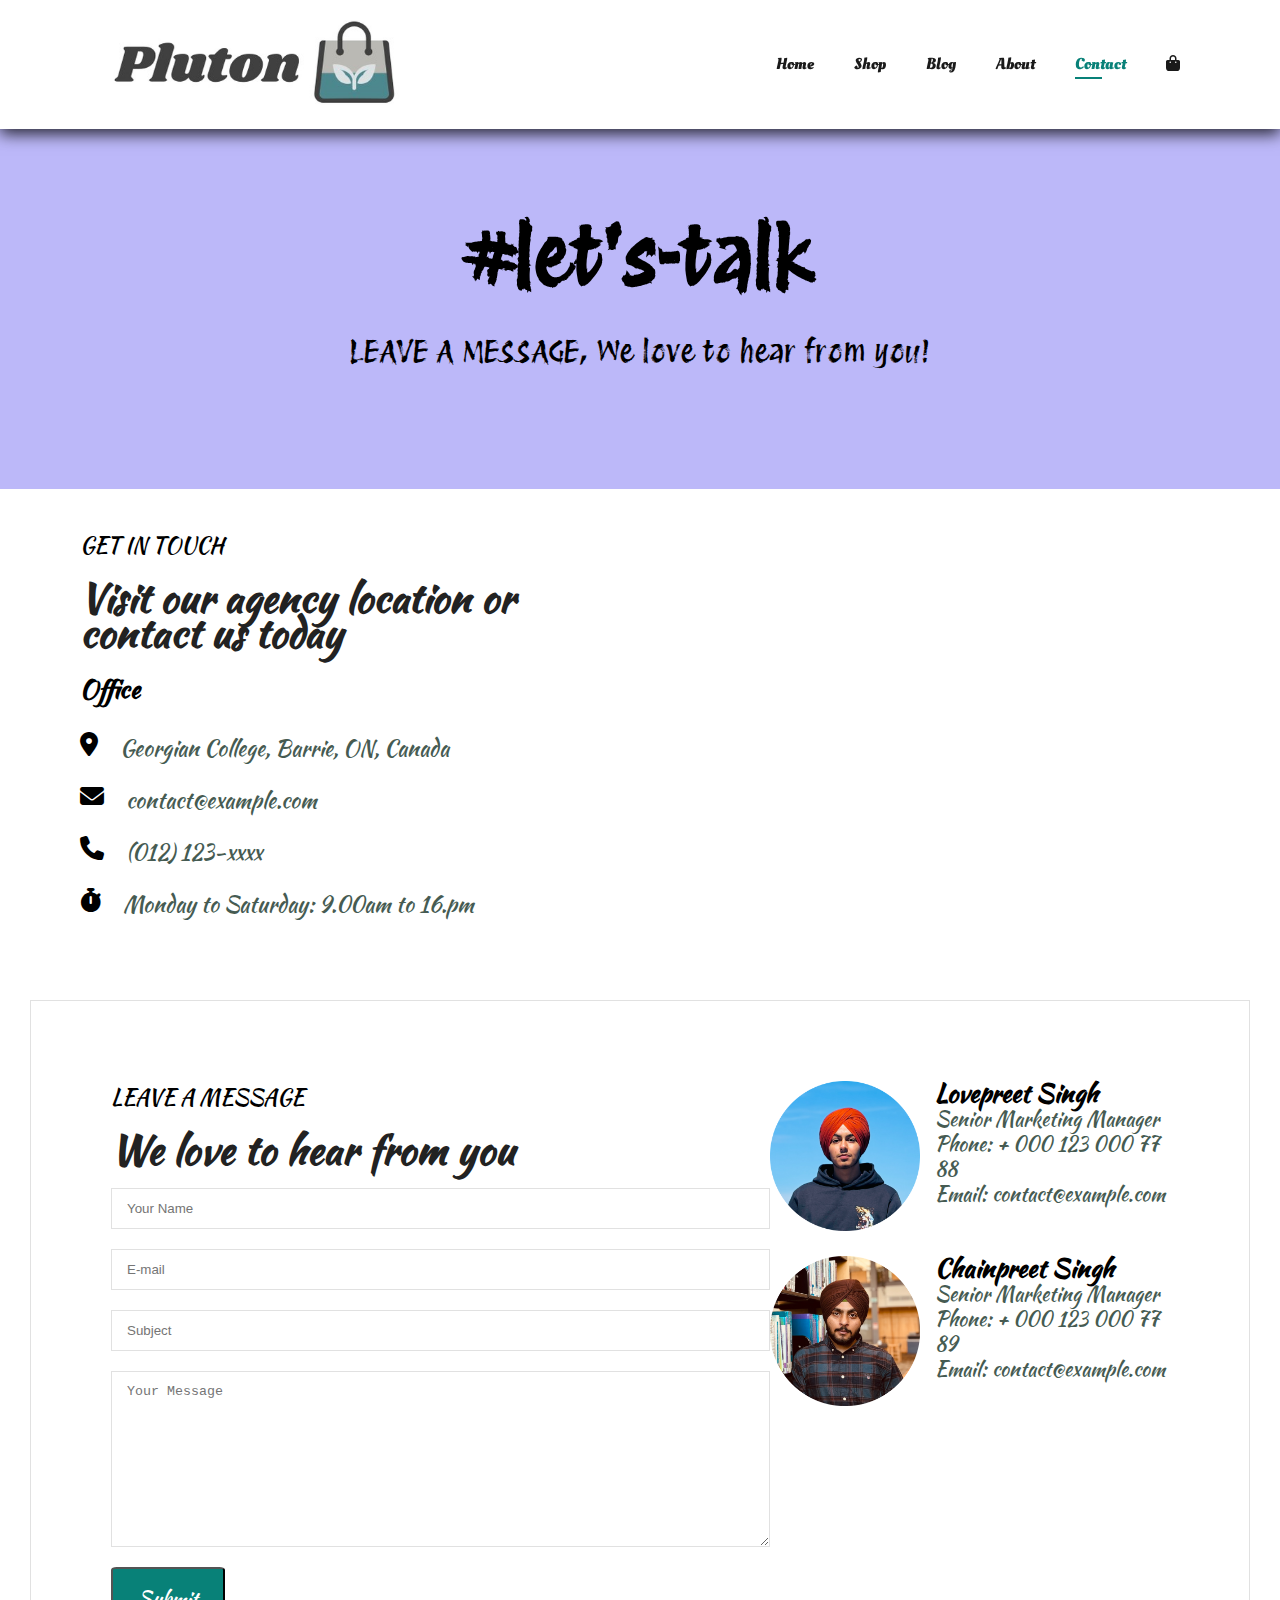
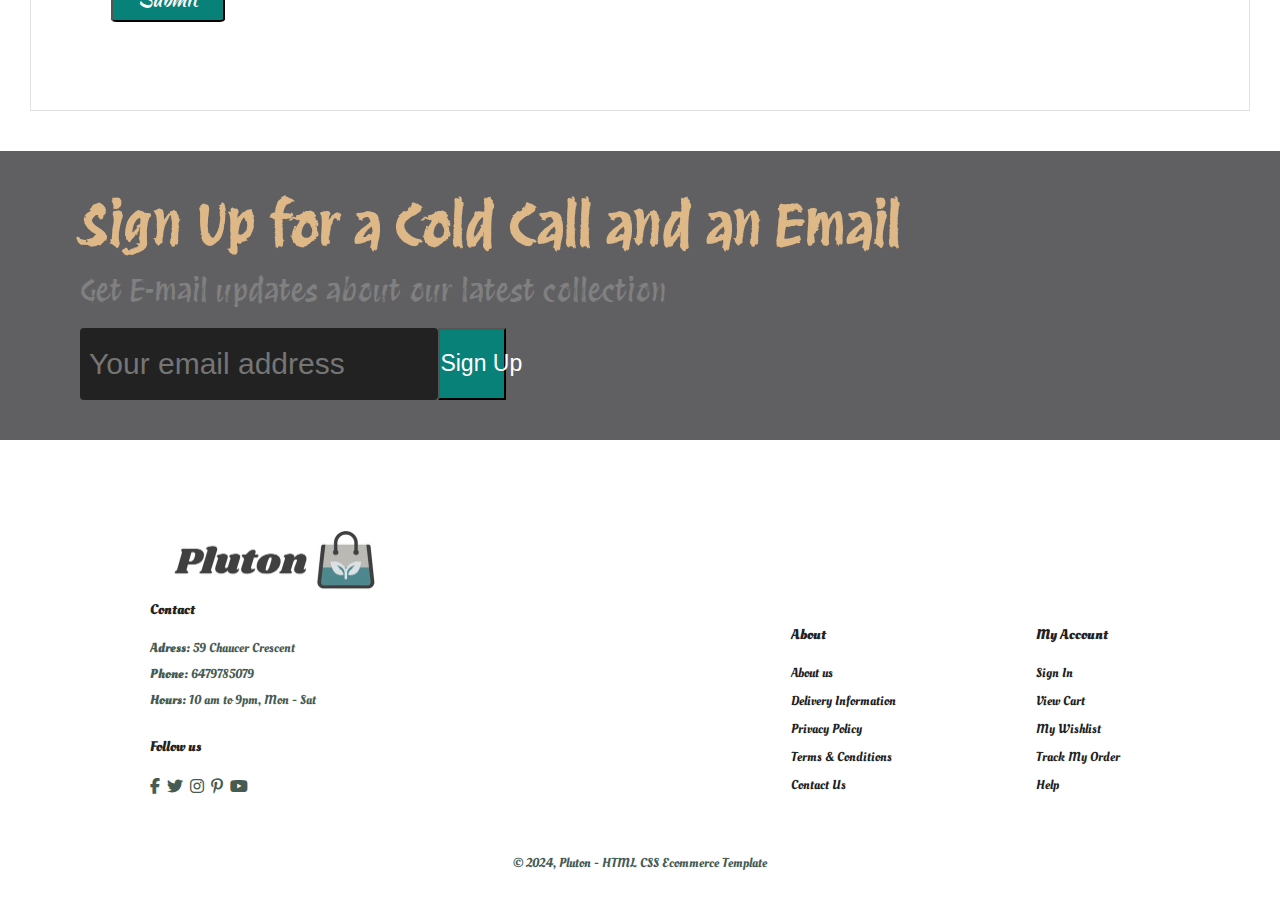
<file: project/project/contact.html>
<!-- Iphone Online website-->
<!-- Chainpreet Singh (200592535)-->
<!-- Lovepreet Singh  (200597146)-->

<!-- Iphone Website Project-->

<!DOCTYPE html>
<html lang="en">
<head>
    <meta charset="UTF-8">
    <meta name="viewport" content="width=device-width, initial-scale=1.0">
    <meta name ="description" content="this is the code for our shop page">
    <meta name = "robots" content="no index,no follow">
    <title>Pluton</title>
    <!--  adding Font awesome-->
    <link rel="stylesheet" href="https://cdnjs.cloudflare.com/ajax/libs/font-awesome/6.5.1/css/all.min.css">

    <link rel="preconnect" href="https://fonts.googleapis.com">
    <link rel="preconnect" href="https://fonts.gstatic.com" crossorigin>
    <link href="https://fonts.googleapis.com/css2?family=Protest+Revolution&display=swap" rel="stylesheet">

    <link rel="preconnect" href="https://fonts.googleapis.com">
    <link rel="preconnect" href="https://fonts.gstatic.com" crossorigin>
    <link href="https://fonts.googleapis.com/css2?family=Oleo+Script:wght@400;700&display=swap" rel="stylesheet">


    <link rel="preconnect" href="https://fonts.googleapis.com">
    <link rel="preconnect" href="https://fonts.gstatic.com" crossorigin>
    <link href="https://fonts.googleapis.com/css2?family=Kaushan+Script&display=swap" rel="stylesheet">


    <!-- adding our CSS-->
    <link rel="stylesheet" href="style.css">
</head>
<body>

<!-- section   starts with all the page names ( home page, shop, blog, about, etc.)-->
    <section id="header">
         <!-- logo container-->
        <a href="#"><img src="img/logoo.jpg" class="logo" alt="LC vintage cars"></a>



        <div>
            <ul id="navbar">

                   <!-- icon of cross-->
                <li><a href="#" id="close"><i class="fas fa-times"></i></a></li>
                <li>

                </li>
                <li>
                    
                </li>
                <li><a  href="homepage.html">Home</a></li>
                <li><a  href="shop.html">Shop</a></li>
                <li><a  href="blog.html">Blog</a></li>
                <li><a href="about.html">About</a></li>
                <li><a class="active" href="contact.html">Contact</a></li>
                <li id="lg-bag"><a href="cart.html"><i class="fas fa-bag-shopping"></i></a></li>
                

            </ul>
        </div>

         <!-- icon of shopping bag-->
        <div id="mobile">
            <a href="cart.html"><i class="fas fa-bag-shopping"></i></a>
            <i id="bar" class="fas fa-outdent"></i>
        </div>
    </section>


    <!-- contact page header-->
    <section id="page-header" class="contact-header">
       
        <h2>#let's-talk</h2>
       <p>

       </p>
        <p>LEAVE A MESSAGE, We love to hear from you!</p>
       
       
    </section>
   
    

    <!--  our contact information -->
    <section id="contact-details" class="section-p1">
        <div class="details">
            <span>GET IN TOUCH</span>
            <h2>Visit our agency location or contact us today</h2>
            <h3>Office</h3>
            <div>
                <ul>
                <li>
                    <i class="fas fa-map-marker-alt"></i>

                    <p>Georgian College, Barrie, ON, Canada</p>
                </li>
                <li>
                    <i class="fas fa-envelope"></i>


                    <p>contact@example.com</p>
                </li>
                <li>
                    <i class="fas fa-phone"></i>



                    <p>(012) 123-xxxx</p>
                </li>
                <li>
                    <i class="fas fa-stopwatch"></i>

                    <p>Monday to Saturday: 9.00am to 16.pm</p>
                </li>
            </ul>
            </div>
        </div>


        <!---   embedded map of location-->
        <div class="map">
            <iframe src="https://www.google.com/maps/embed?pb=!1m18!1m12!1m3!1d5700.0324510621285!2d-79.67168442395514!3d44.412312771076294!2m3!1f0!2f0!3f0!3m2!1i1024!2i768!4f13.1!3m3!1m2!1s0x882aa3723e3232f1%3A0xe6be031a81155c65!2sGeorgian%20College!5e0!3m2!1sen!2sca!4v1722903879972!5m2!1sen!2sca" width="600" height="450" style="border:0;" allowfullscreen="" loading="lazy" referrerpolicy="no-referrer-when-downgrade"></iframe>
        </div>
    </section>


    <!-- form to fill user information-->
    <section id="form-details">
        <form class="formaa" action="/cars.php">
            <span>LEAVE A MESSAGE</span>
            <h2>We love to hear from you</h2>
            <input type="text" placeholder="Your Name">
            <input type="text" placeholder="E-mail">
            <input type="text" placeholder="Subject">
            <textarea name="message" id="msg" cols="30" rows="10" placeholder="Your Message"></textarea>
            <button class="normal">Submit</button>
        </form>


        <!-- our pictures and info-->
        <div class="people">
            <div>
            <img src="img/lovepreet.png" alt="">
            <p><span>Lovepreet Singh</span> Senior Marketing Manager <br> Phone: + 000 123 000 77 88 <br>Email: contact@example.com</p>
        </div>
        <div>
            <img src="img/chainpreet.png" alt="">
            <p><span>Chainpreet Singh</span> Senior Marketing Manager <br> Phone: + 000 123 000 77 89 <br>Email: contact@example.com</p>
        </div>
    </div>
    </section>
    
    <section id="newsletter" class="section-p1 section-m1">
        <div class="newstext">
            <h4>Sign Up for a Cold Call and an Email</h4>
            <p>Get E-mail updates about our latest collection</p>
        </div>
        <div class="form">
            <input type="text" placeholder="Your email address">
            <button>Sign Up</button>
        </div>
    </section>

    <footer class="section-p1">
        <div class="col">
        <img class="logo" src="img/logoo.jpg" alt="logo">
        <h4>Contact</h4>
        <p><strong>Adress: </strong>59 Chaucer Crescent</p>
        <p><strong>Phone: </strong>6479785079</p>
        <p><strong>Hours: </strong>10 am to 9pm, Mon - Sat</p>
        <div class="follow">
            <h4>Follow us</h4>
            <div class="icon">
                <i class="fab fa-facebook-f"></i>
                <i class="fab fa-twitter"></i>
                <i class="fab fa-instagram"></i>
                <i class="fab fa-pinterest-p"></i>
                <i class="fab fa-youtube"></i>


            </div>
            
        </div>
        
        </div>
        
        
        <div class="col">
            <pre>






            </pre>
            <h4>About</h4>
            <a href="#">About us</a>
            <a href="#">Delivery Information</a>
            <a href="#">Privacy Policy</a>
            <a href="#">Terms & Conditions</a>
            <a href="#">Contact Us</a>
        </div>
        

        <div class="col">
            <pre>






            </pre>
            <h4>My Account</h4>
            <a href="#">Sign In</a>
            <a href="#">View Cart</a>
            <a href="#">My Wishlist</a>
            <a href="#">Track My Order</a>
            <a href="#">Help</a>
        </div>
        <div class="copyright">
            <p>© 2024, Pluton - HTML CSS Ecommerce Template</p>
        </div>

        

    </footer>

    
</body>
</html>
</file>
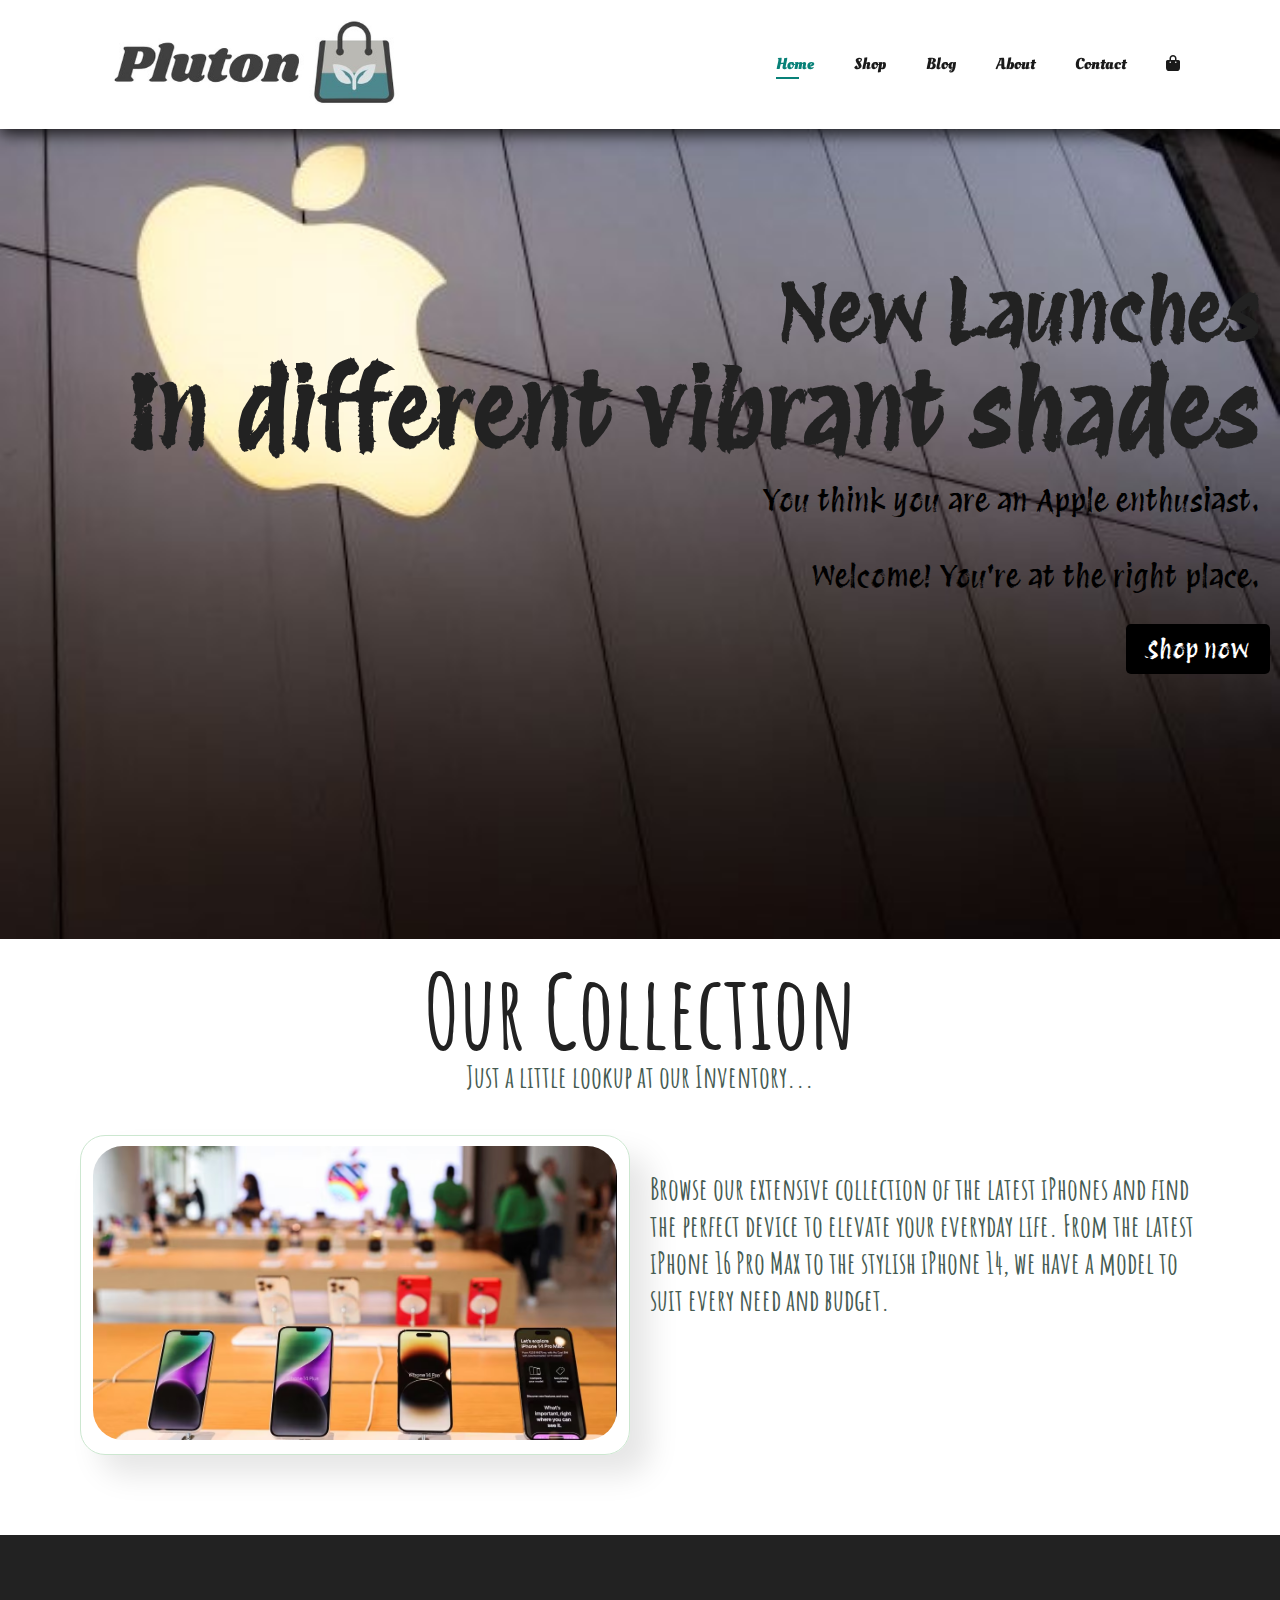
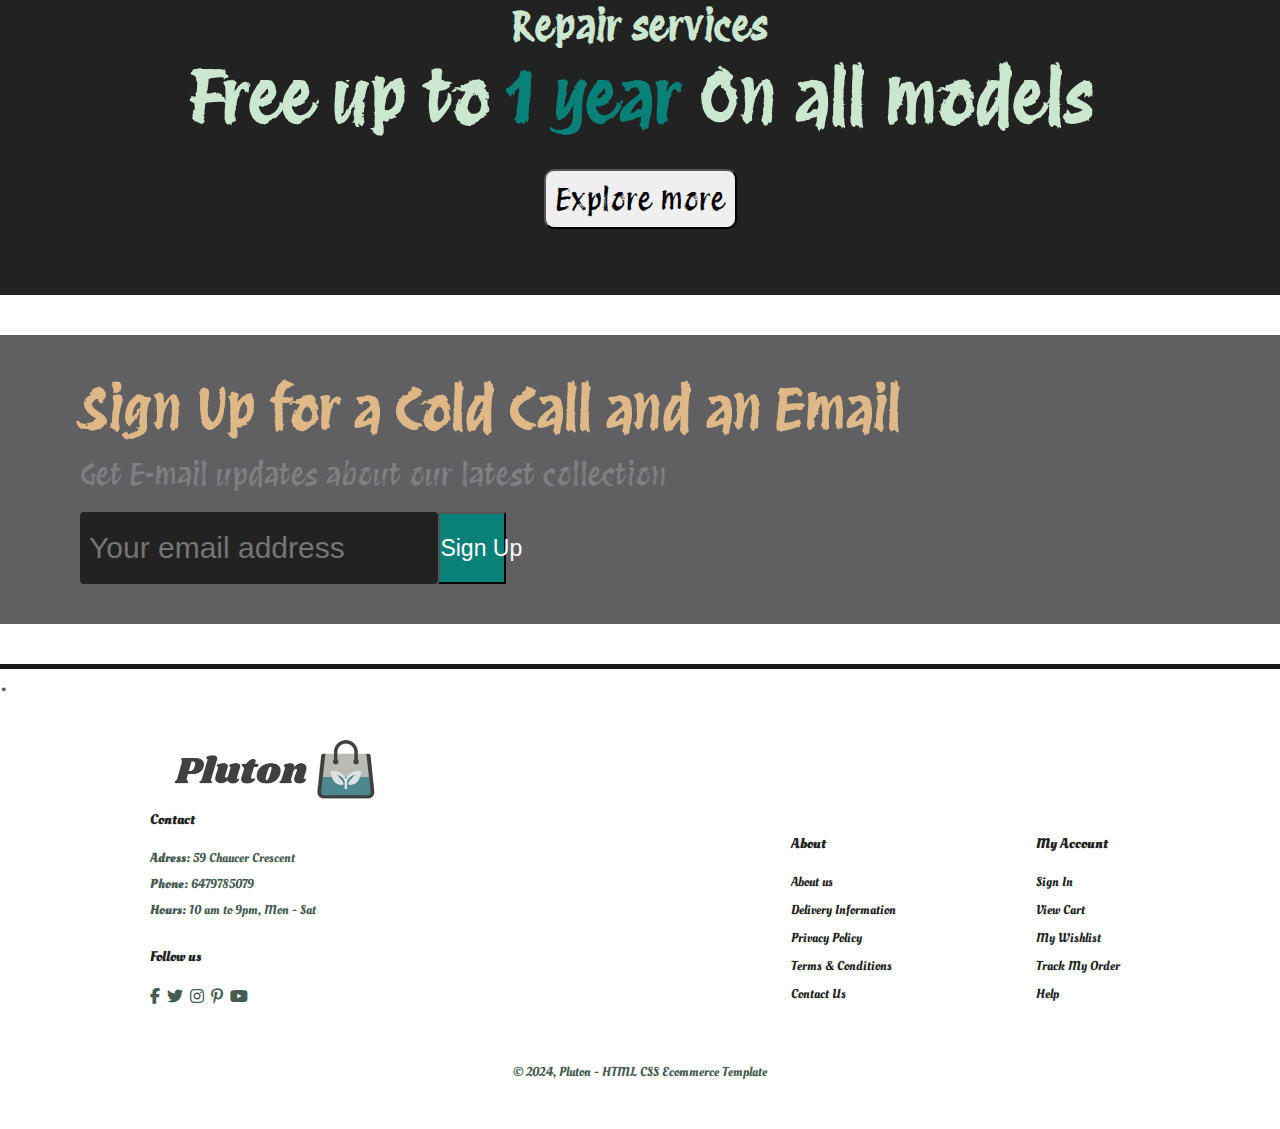
<file: project/project/homepage.html>
<!--Iphone Online website-->
<!-- Chainpreet Singh (200592535)-->
<!-- Lovepreet Singh  (200597146)-->

<!-- Iphone Website Project-->

<!DOCTYPE html>
<html lang="en">
<head>
    <meta charset="UTF-8">
    <meta name="viewport" content="width=device-width, initial-scale=1.0">
    <meta name ="description" content="this is the code for our homepage">
    <meta name = "robots" content="no index,no follow">
    <title>Pluton</title>
    <!--  adding Font awesome-->
    <link rel="stylesheet" href="https://cdnjs.cloudflare.com/ajax/libs/font-awesome/6.5.1/css/all.min.css">

    <link rel="preconnect" href="https://fonts.googleapis.com">
    <link rel="preconnect" href="https://fonts.gstatic.com" crossorigin>
    <link href="https://fonts.googleapis.com/css2?family=Protest+Revolution&display=swap" rel="stylesheet">

    <link rel="preconnect" href="https://fonts.googleapis.com">
    <link rel="preconnect" href="https://fonts.gstatic.com" crossorigin>
    <link href="https://fonts.googleapis.com/css2?family=Oleo+Script:wght@400;700&display=swap" rel="stylesheet">

    <link rel="preconnect" href="https://fonts.googleapis.com">
    <link rel="preconnect" href="https://fonts.gstatic.com" crossorigin>
    <link href="https://fonts.googleapis.com/css2?family=Amatic+SC:wght@400;700&display=swap" rel="stylesheet">



    <!-- adding our CSS-->
    <link rel="stylesheet" href="style.css">
</head>

<!-- body starts-->

<body>

<!-- section   starts with all the page names ( home page, shop, blog, about, etc.)-->
    <section id="header">

        <!-- logo container-->
        <a href="#"><img src="img/logoo.jpg" class="logo" alt="LC vintage cars"></a>

        <div>
            <ul id="navbar">
                <!-- icon of cross-->
                <li><a href="#" id="close"><i class="fas fa-times"></i></a></li>
                <li>

                </li>
                <li>
                    
                </li>
                <li><a class="active" href="homepage.html">Home</a></li>
                <li><a href="shop.html">Shop</a></li>
                <li><a href="blog.html">Blog</a></li>
                <li><a href="about.html">About</a></li>
                <li><a href="contact.html">Contact</a></li>
                <li id="lg-bag"><a href="cart.html"><i class="fas fa-bag-shopping"></i></a></li>
                

            </ul>
        </div>

        <!-- icon of shopping bag-->
        <div id="mobile">
            <a href="cart.html"><i class="fas fa-bag-shopping"></i></a>
            <i id="bar" class="fas fa-outdent"></i>
        </div>
    </section>

    <!--main text-->
    <section id="hero">
<pre>









</pre>
        <h2>New Launches   </h2>
        <p></p>
        <h1>In different vibrant shades   </h1>
        <p></p>
        <p>You think you are an Apple enthusiast.</p>
        <p></p>
        <p>Welcome! You're at the right place.</p>
        <button>Shop now</button>
    </section>

<!--section for OUR Collection-->
    <section id="featured" class="section-p1">
        <h1>Our Collection</h1>
        <p>Just a little lookup at our Inventory...</p>
        <div class="pro-container">
            <div class="pro">
                <!-- image container-->
                <img src="img/inventory.avif" alt="OurCollection">

            </div>
            <div class="detail">

            <!-- description of collection-->
                <p>Browse our extensive collection of the latest iPhones and find the perfect device to elevate your everyday life. From the latest iPhone 16 Pro Max to the stylish iPhone 14, we have a model to suit every need and budget.</p>
            </div>

        </div>
    </section>
<!-- section for banner-->
    <section id="banner" class="section-m1">
        <h4>Repair services</h4>
        <h2>Free up to <span>1 year</span> On all models</h2>
        <button>Explore more</button>
    </section>

    <!-- section for newsletter for signing up by user-->
    <section id="newsletter" class="section-p1 section-m1">
        <div class="newstext">
            <h4>Sign Up for a Cold Call and an Email</h4>
            <p>Get E-mail updates about our latest collection</p>
        </div>
        <div class="form">
            <input type="text" placeholder="Your email address">
            <button>Sign Up</button>
        </div>
    </section>
    <section id="blank" class="LC">
        <p>.</p>
    </section>


    <!-- footer starts-->
    <footer class="section-p1">
        <div class="col">
            <!-- logo in footer-->
        <img class="logo" src="img/logoo.jpg" alt="logo">
        <h4>Contact</h4>
        <p><strong>Adress: </strong>59 Chaucer Crescent</p>
        <p><strong>Phone: </strong>6479785079</p>
        <p><strong>Hours: </strong>10 am to 9pm, Mon - Sat</p>
        <div class="follow">
            <h4>Follow us</h4>

            <!-- icons by using font awesome-->
            <div class="icon">
                <i class="fab fa-facebook-f"></i>
                <i class="fab fa-twitter"></i>
                <i class="fab fa-instagram"></i>
                <i class="fab fa-pinterest-p"></i>
                <i class="fab fa-youtube"></i>


            </div>
            
        </div>
        
        </div>
        
        
        <div class="col">
            <pre>






            </pre>
            <h4>About</h4>
            <a href="#">About us</a>
            <a href="#">Delivery Information</a>
            <a href="#">Privacy Policy</a>
            <a href="#">Terms & Conditions</a>
            <a href="#">Contact Us</a>
        </div>
        

        <div class="col">
            <pre>






            </pre>
            <h4>My Account</h4>
            <a href="#">Sign In</a>
            <a href="#">View Cart</a>
            <a href="#">My Wishlist</a>
            <a href="#">Track My Order</a>
            <a href="#">Help</a>
        </div>

        <!-- copyright of id-->
        <div class="copyright">
            <p>© 2024, Pluton - HTML CSS Ecommerce Template</p>
        </div>

        

    </footer>


    
</body>
</html>
</file>
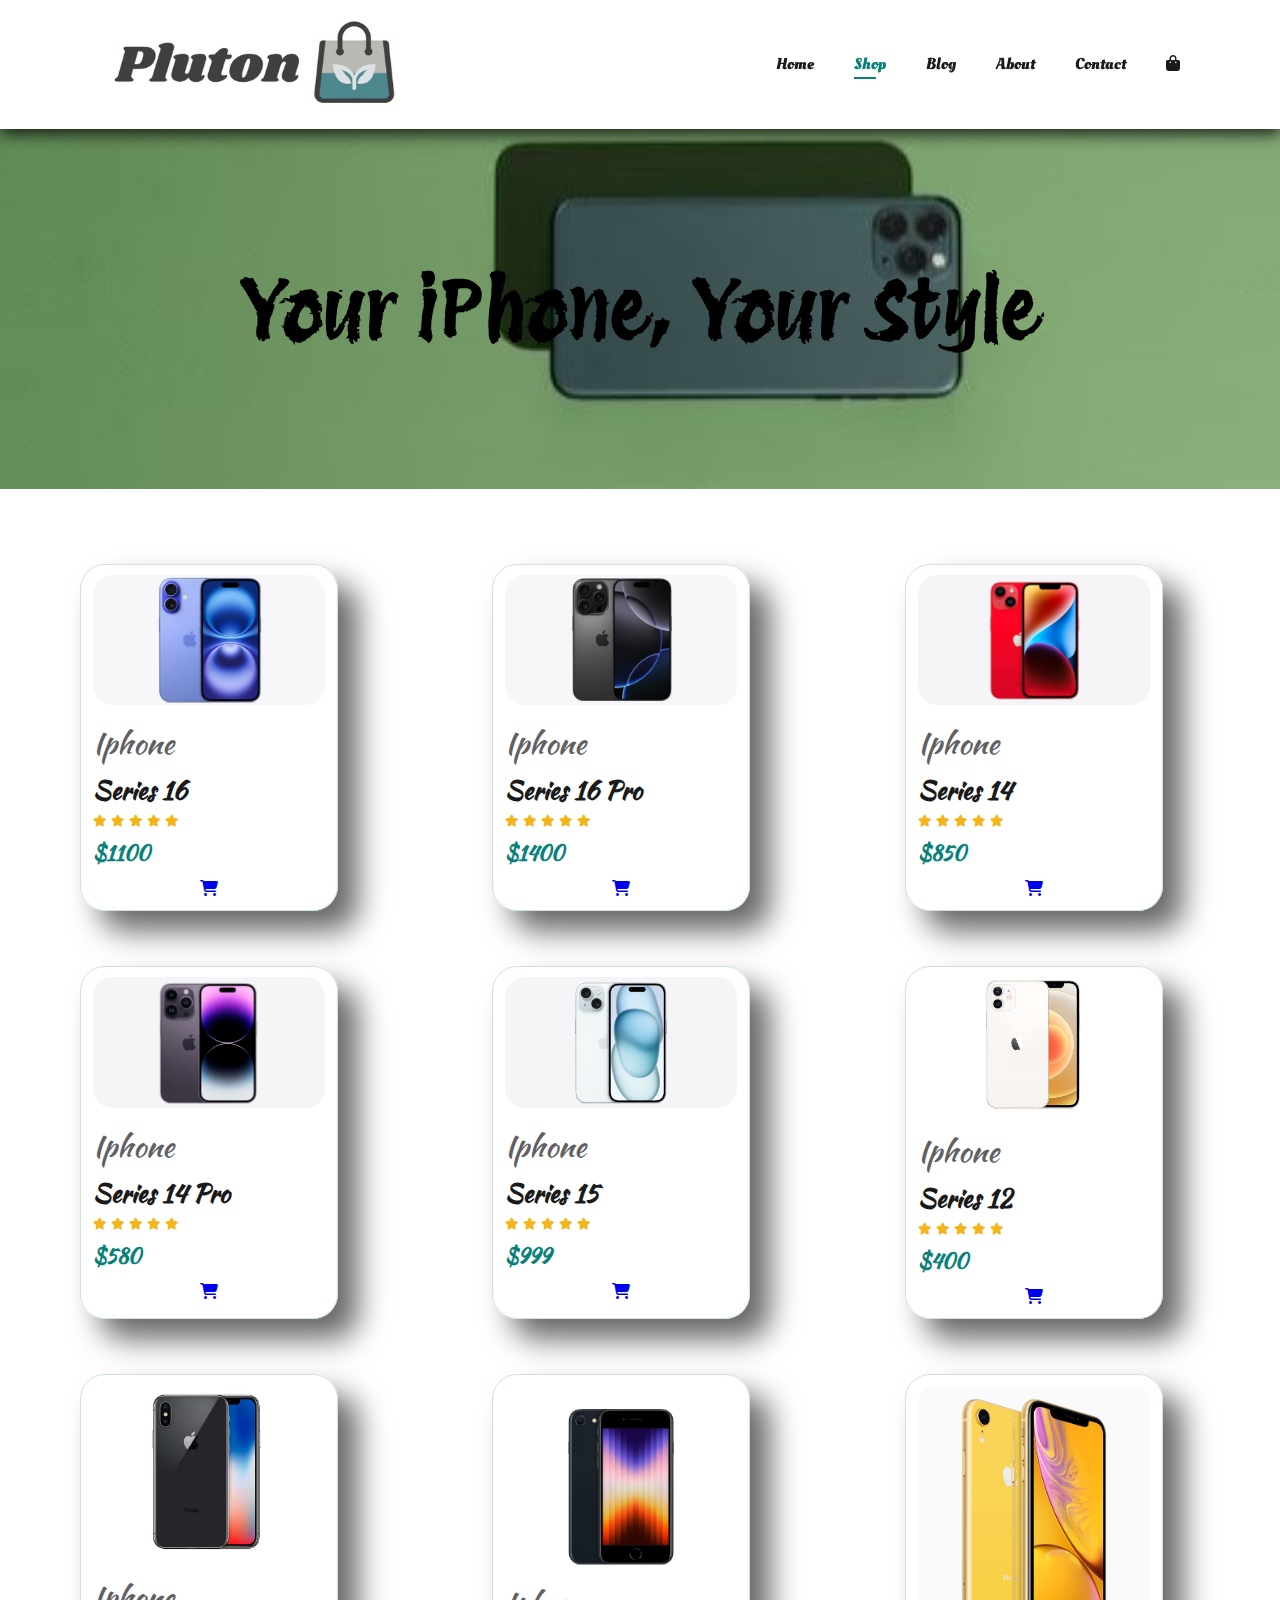
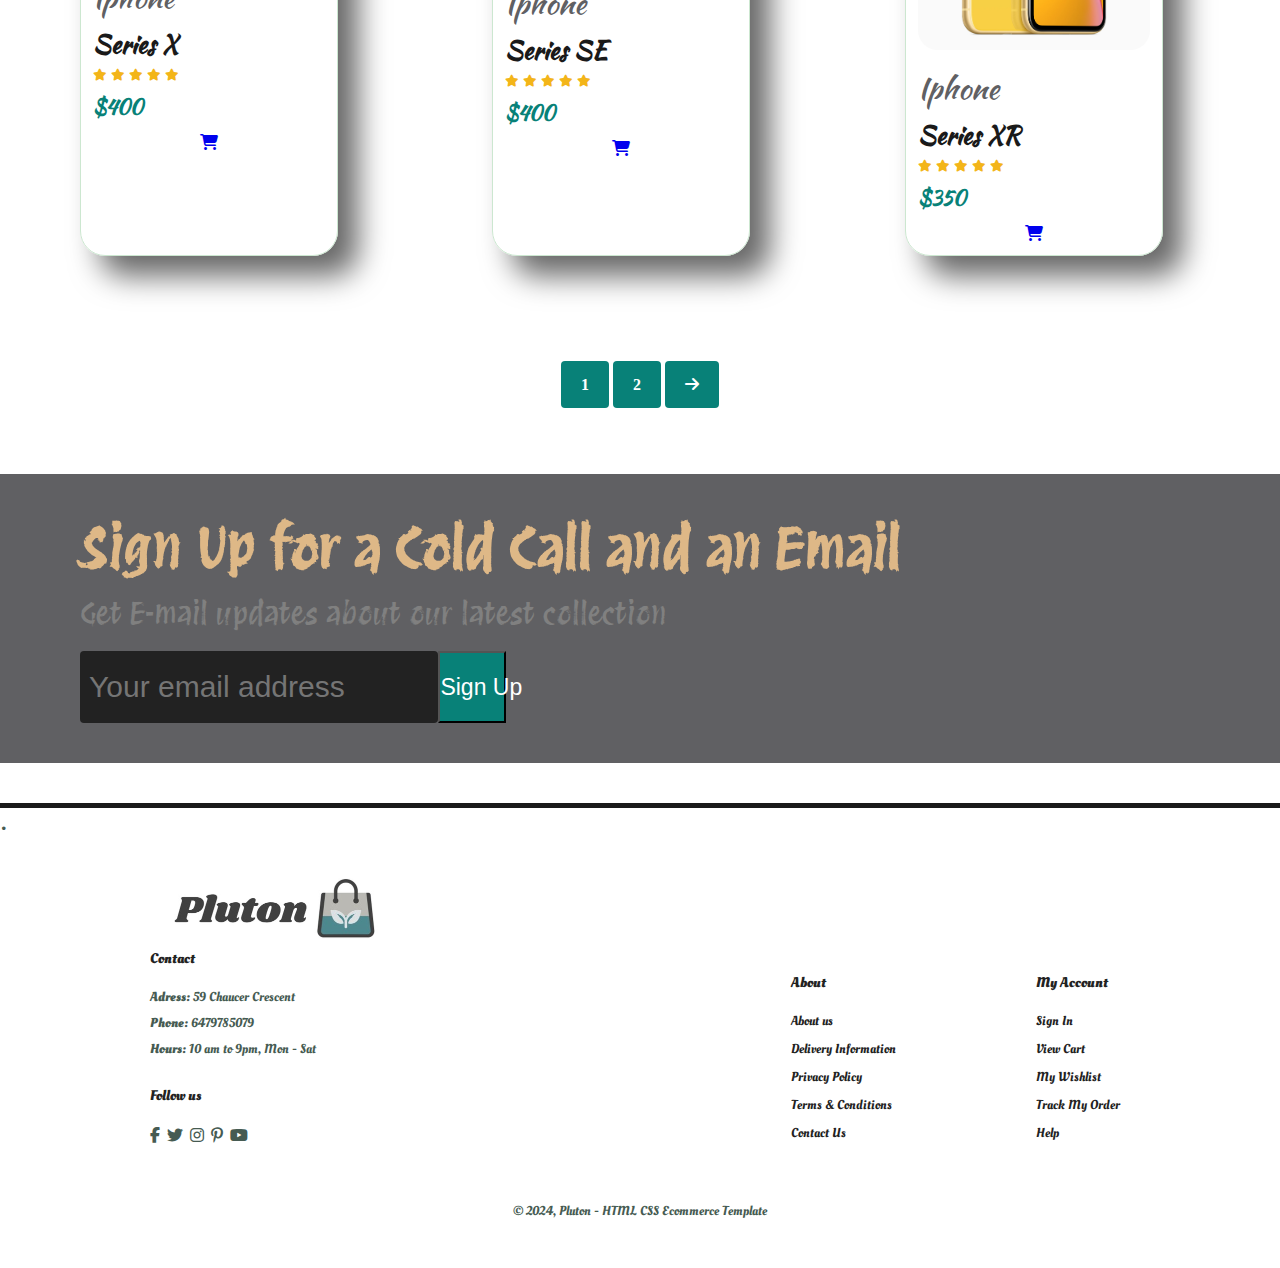
<file: project/project/shop.html>
<!-- Iphone Online website-->
<!-- Chainpreet Singh (200592535)-->
<!-- Lovepreet Singh  (200597146)-->

<!-- Iphone Website Project-->

<!DOCTYPE html>
<html lang="en">
<head>
    <meta charset="UTF-8">
    <meta name="viewport" content="width=device-width, initial-scale=1.0">
    <meta name ="description" content="this is the code for our shop page">
    <meta name = "robots" content="no index,no follow">
    <title>Pluton</title>
    <!--  adding Font awesome-->
    <link rel="stylesheet" href="https://cdnjs.cloudflare.com/ajax/libs/font-awesome/6.5.1/css/all.min.css">

    <link rel="preconnect" href="https://fonts.googleapis.com">
    <link rel="preconnect" href="https://fonts.gstatic.com" crossorigin>
    <link href="https://fonts.googleapis.com/css2?family=Protest+Revolution&display=swap" rel="stylesheet">

    <link rel="preconnect" href="https://fonts.googleapis.com">
    <link rel="preconnect" href="https://fonts.gstatic.com" crossorigin>
    <link href="https://fonts.googleapis.com/css2?family=Oleo+Script:wght@400;700&display=swap" rel="stylesheet">


    <link rel="preconnect" href="https://fonts.googleapis.com">
    <link rel="preconnect" href="https://fonts.gstatic.com" crossorigin>
    <link href="https://fonts.googleapis.com/css2?family=Kaushan+Script&display=swap" rel="stylesheet">



    <!-- adding our CSS-->
    <link rel="stylesheet" href="style.css">
</head>
<body>

<!-- section   starts with all the page names ( home page, shop, blog, about, etc.)-->
    <section id="header">

        <!-- logo container-->
        <a href="#"><img src="img/logoo.jpg" class="logo" alt="LC vintage cars"></a>

        <div>
            <ul id="navbar">
                <!-- icon of cross-->
                <li><a href="#" id="close"><i class="fas fa-times"></i></a></li>
                <li>

                </li>
                <li>
                    
                </li>
                <li><a  href="homepage.html">Home</a></li>
                <li><a class="active" href="shop.html">Shop</a></li>
                <li><a href="blog.html">Blog</a></li>
                <li><a href="about.html">About</a></li>
                <li><a href="contact.html">Contact</a></li>
                <li id="lg-bag"><a href="cart.html"><i class="fas fa-bag-shopping"></i></a></li>

            </ul>
        </div>
        <!-- icon of shopping bag-->
        <div id="mobile">
            <a href="cart.html"><i class="fas fa-bag-shopping"></i></a>
            <i id="bar" class="fas fa-outdent"></i>
        </div>
    </section>

    <!-- page header for shop page-->
    <section id="page-header" class="shop-header">
       
        <h2>Your iPhone, Your Style</h2>


       
       
    </section>

    
    <section id="product1" class="section-p1">
        <div class="pro-container">
            <!-- product 1 div-->
            <div class="pro" onclick="window.location.href='sproduct.html';">
                <img src="img/iphone16ultramarine.webp" alt="">
                <div class="des">
                    <span>Iphone</span>
                    <h5>Series 16</h5>
                    <div class="star">
                        <i class="fas fa-star"></i>
                        <i class="fas fa-star"></i>
                        <i class="fas fa-star"></i>
                        <i class="fas fa-star"></i>
                        <i class="fas fa-star"></i>

                    </div>
                    <h4>$1100</h4>

                </div>
                <a href="#"><i class="fas fa-shopping-cart cart"></i>

                </a>
            </div>
<!-- product 2 div-->
            <div class="pro" onclick="window.location.href='sproduct2.html';">
                <img src="img/iphone16problack.webp" alt="">
                <div class="des">
                    <span>Iphone</span>
                    <h5>Series 16 Pro</h5>
                    <div class="star">
                        <i class="fas fa-star"></i>
                        <i class="fas fa-star"></i>
                        <i class="fas fa-star"></i>
                        <i class="fas fa-star"></i>
                        <i class="fas fa-star"></i>

                    </div>
                    <h4>$1400</h4>

                </div>
                <a href="#"><i class="fas fa-shopping-cart cart"></i> </a>
            </div>

            <!-- product 3 div-->
            <div class="pro" onclick="window.location.href='sproduct3.html';">
                <img src="img/iphone14red.jpeg" alt="">
                <div class="des">
                    <span>Iphone</span>
                    <h5>Series 14</h5>
                    <div class="star">
                        <i class="fas fa-star"></i>
                        <i class="fas fa-star"></i>
                        <i class="fas fa-star"></i>
                        <i class="fas fa-star"></i>
                        <i class="fas fa-star"></i>

                    </div>
                    <h4>$850</h4>

                </div>
                <a href="#"><i class="fas fa-shopping-cart cart"></i></a>
            </div>

            <!-- product 4 div-->
            <div class="pro">
                <img src="img/iphone14prodeeppurple.jpeg" alt="">
                <div class="des">
                    <span>Iphone</span>
                    <h5>Series 14 Pro</h5>
                    <div class="star">
                        <i class="fas fa-star"></i>
                        <i class="fas fa-star"></i>
                        <i class="fas fa-star"></i>
                        <i class="fas fa-star"></i>
                        <i class="fas fa-star"></i>

                    </div>
                    <h4>$580</h4>

                </div>
                <a href="#"><i class="fas fa-shopping-cart cart"></i></a>
            </div>

            <!-- product 5 div-->
            <div class="pro">
                <img src="img/iphone15new1.jpeg" alt="">
                <div class="des">
                    <span>Iphone</span>
                    <h5>Series 15</h5>
                    <div class="star">
                        <i class="fas fa-star"></i>
                        <i class="fas fa-star"></i>
                        <i class="fas fa-star"></i>
                        <i class="fas fa-star"></i>
                        <i class="fas fa-star"></i>

                    </div>
                    <h4>$999</h4>

                </div>
                <a href="#"><i class="fas fa-shopping-cart cart"></i> </a>
            </div>

            <!-- product 6 div-->
            <div class="pro">
                <img src="img/iphone12.jpeg" alt="">
                <div class="des">
                    <span>Iphone</span>
                    <h5>Series 12</h5>
                    <div class="star">
                        <i class="fas fa-star"></i>
                        <i class="fas fa-star"></i>
                        <i class="fas fa-star"></i>
                        <i class="fas fa-star"></i>
                        <i class="fas fa-star"></i>

                    </div>
                    <h4>$400</h4>

                </div>
                <a href="#"><i class="fas fa-shopping-cart cart"></i></a>
            </div>

            <!-- product 7 div-->
            <div class="pro">
                <img src="img/ihoneX.avif" alt="">
                <div class="des">
                    <span>Iphone</span>
                    <h5>Series X</h5>
                    <div class="star">
                        <i class="fas fa-star"></i>
                        <i class="fas fa-star"></i>
                        <i class="fas fa-star"></i>
                        <i class="fas fa-star"></i>
                        <i class="fas fa-star"></i>

                    </div>
                    <h4>$400</h4>

                </div>
                <a href="#"><i class="fas fa-shopping-cart cart"></i> </a>
            </div>

            <!-- product 8 div-->
            <div class="pro">
                <img src="img/iphone%20SE.jpeg" alt="">
                <div class="des">
                    <span>Iphone</span>
                    <h5>Series SE</h5>
                    <div class="star">
                        <i class="fas fa-star"></i>
                        <i class="fas fa-star"></i>
                        <i class="fas fa-star"></i>
                        <i class="fas fa-star"></i>
                        <i class="fas fa-star"></i>

                    </div>
                    <h4>$400</h4>

                </div>
                <a href="#"><i class="fas fa-shopping-cart cart"></i></a>
            </div>

            <!-- product 9 div-->
            <div class="pro">
                <img src="img/iphone.jpg" alt="">
                <div class="des">
                    <span>Iphone</span>
                    <h5>Series XR</h5>
                    <div class="star">
                        <i class="fas fa-star"></i>
                        <i class="fas fa-star"></i>
                        <i class="fas fa-star"></i>
                        <i class="fas fa-star"></i>
                        <i class="fas fa-star"></i>

                    </div>
                    <h4>$350</h4>

                </div>
                <a href="#"><i class="fas fa-shopping-cart cart"></i> </a>
            </div>

        </div>

    </section>


    <!-- next pages 1,2 -->
<section id="pagination" class="section-p1">
    <a href="#">1</a>
    <a href="#">2</a>
    <a href="#"><i class="fas fa-arrow-right"></i></a>


</section>
    


<!-- section for newsletter for signing up by user-->
    <section id="newsletter" class="section-p1 section-m1">
        <div class="newstext">
            <h4>Sign Up for a Cold Call and an Email</h4>
            <p>Get E-mail updates about our latest collection</p>
        </div>
        <div class="form">
            <input type="text" placeholder="Your email address">
            <button>Sign Up</button>
        </div>
    </section>
    <section id="blank" class="LC">
        <p>.</p>
    </section>


    <!-- footer starts-->
    <footer class="section-p1">
        <div class="col">

            <!-- logo in footer-->
        <img class="logo" src="img/logoo.jpg" alt="logo">
        <h4>Contact</h4>
        <p><strong>Adress: </strong>59 Chaucer Crescent</p>
        <p><strong>Phone: </strong>6479785079</p>
        <p><strong>Hours: </strong>10 am to 9pm, Mon - Sat</p>
        <div class="follow">
            <h4>Follow us</h4>

            <!-- icons by using font awesome-->
            <div class="icon">
                <i class="fab fa-facebook-f"></i>
                <i class="fab fa-twitter"></i>
                <i class="fab fa-instagram"></i>
                <i class="fab fa-pinterest-p"></i>
                <i class="fab fa-youtube"></i>


            </div>
            
        </div>
        
        </div>
        
        
        <div class="col">
            <pre>






            </pre>
            <h4>About</h4>
            <a href="#">About us</a>
            <a href="#">Delivery Information</a>
            <a href="#">Privacy Policy</a>
            <a href="#">Terms & Conditions</a>
            <a href="#">Contact Us</a>
        </div>
        

        <div class="col">
            <pre>






            </pre>
            <h4>My Account</h4>
            <a href="#">Sign In</a>
            <a href="#">View Cart</a>
            <a href="#">My Wishlist</a>
            <a href="#">Track My Order</a>
            <a href="#">Help</a>
        </div>

         <!-- copyright of id-->
        <div class="copyright">
            <p>© 2024, Pluton - HTML CSS Ecommerce Template</p>
        </div>

        

    </footer>

    
</body>
</html>
</file>
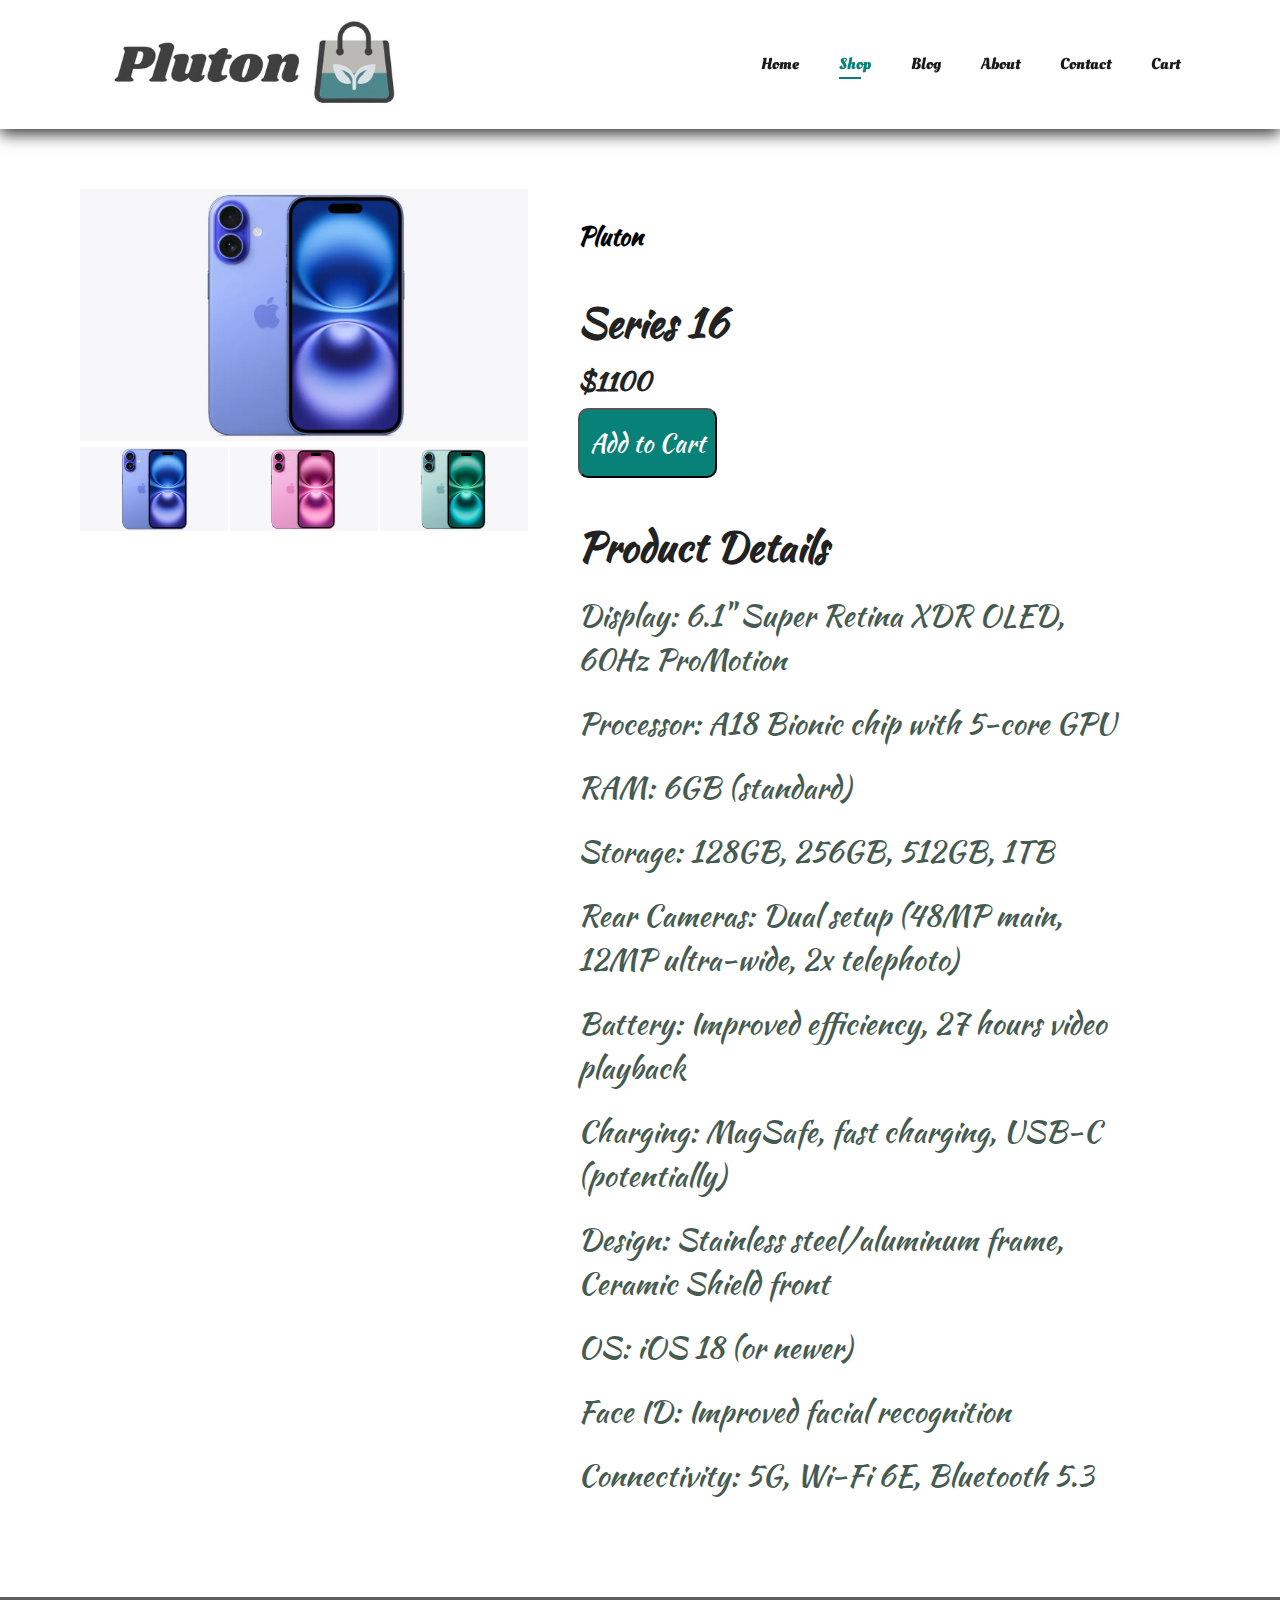
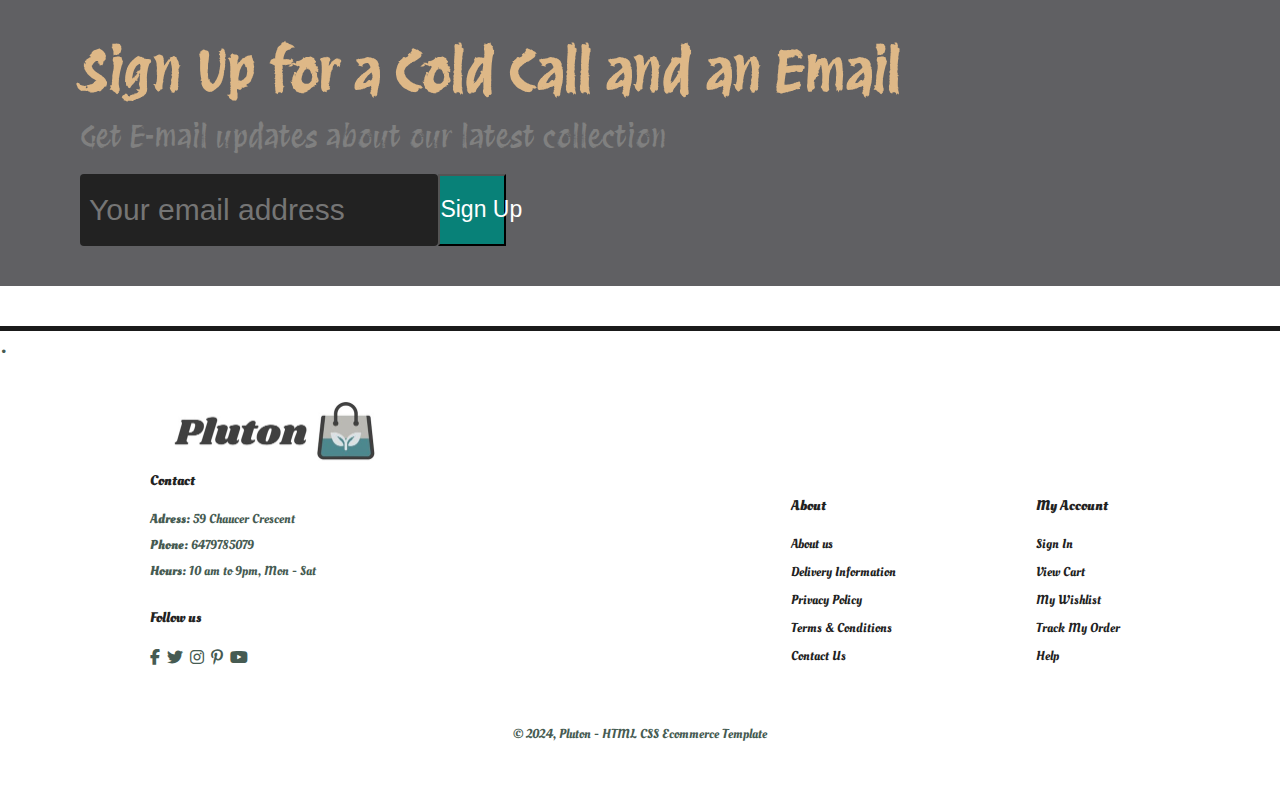
<file: project/project/sproduct.html>
<!-- Iphone Online website-->
<!-- Chainpreet Singh (200592533)-->
<!-- Lovepreet Singh  (200597146)-->

<!-- Iphone Website Project-->


<!DOCTYPE html>
<html lang="en">
<head>
    <meta charset="UTF-8">
    <meta name="viewport" content="width=device-width, initial-scale=1.0">
    <meta name ="description" content="this is the code for our product 1 page">
    <meta name = "robots" content="no index,no follow">
    <title>Pluton</title>
    <!--  adding Font awesome-->
    <link rel="preconnect" href="https://fonts.googleapis.com">
    <link rel="preconnect" href="https://fonts.gstatic.com" crossorigin>
    <link href="https://fonts.googleapis.com/css2?family=Protest+Revolution&display=swap" rel="stylesheet">

    <link rel="preconnect" href="https://fonts.googleapis.com">
    <link rel="preconnect" href="https://fonts.gstatic.com" crossorigin>
    <link href="https://fonts.googleapis.com/css2?family=Kaushan+Script&display=swap" rel="stylesheet">

    <link rel="preconnect" href="https://fonts.googleapis.com">
    <link rel="preconnect" href="https://fonts.gstatic.com" crossorigin>
    <link href="https://fonts.googleapis.com/css2?family=Oleo+Script:wght@400;700&display=swap" rel="stylesheet">


    <link rel="stylesheet" href="https://cdnjs.cloudflare.com/ajax/libs/font-awesome/6.5.1/css/all.min.css">
     <!-- adding our CSS-->
    <link rel="stylesheet" href="style.css">
</head>
<body>

<!-- section   starts with all the page names ( home page, shop, blog, about, etc.)-->
    <section id="header">

        
        <a href="#"><img src="img/logoo.jpg" class="logo" alt="LC vintage cars"></a>

        <div>
            <ul id="navbar">
                <li><a  href="homepage.html">Home</a></li>
                <li><a class="active" href="shop.html">Shop</a></li>
                <li><a href="blog.html">Blog</a></li>
                <li><a href="about.html">About</a></li>
                <li><a href="contact.html">Contact</a></li>
                <li><a href="cart.html">Cart</a></li>

            </ul>
        </div>
    </section>


    <!-- product 1 variants-->
    <section id="prodetails" class="section-p1">
        <div class="single-pro-image">
            <img src="img/iphone16ultramarine.webp" width="100%" id="MainImg" alt="">

            <div class="small-img-group">
                <div class="small-img-col">
                    <img src="img/iphone16ultramarine.webp" width="100%" class="small-img" alt="">
                </div>
                <div class="small-img-col">
                    <img src="img/iphone16pink.webp" width="100%" class="small-img" alt="">
                </div>
                <div class="small-img-col">
                    <img src="img/iphone16teal.webp" width="100%" class="small-img" alt="">
                </div>
            </div>
         </div>




         <div class="single-pro-details">
            <h6>Pluton</h6>
            <h4>Series 16</h4>
            <h2>$1100</h2>
            
            <button class="normal">Add to Cart</button>
            <h4>Product Details</h4>
            <p>Display: 6.1" Super Retina XDR OLED, 60Hz ProMotion</p>
<p>Processor: A18 Bionic chip with 5-core GPU</p>
<p>RAM: 6GB (standard)</p>
<p>Storage: 128GB, 256GB, 512GB, 1TB</p>
<p>Rear Cameras: Dual setup (48MP main, 12MP ultra-wide, 2x telephoto)</p>
<p>Battery: Improved efficiency, 27 hours video playback</p>
<p>Charging: MagSafe, fast charging, USB-C (potentially)</p>
<p>Design: Stainless steel/aluminum frame, Ceramic Shield front</p>
<p>OS: iOS 18 (or newer)</p>
<p>Face ID: Improved facial recognition</p>
<p>Connectivity: 5G, Wi-Fi 6E, Bluetooth 5.3</p>
         </div>
    </section>
    



    <section id="newsletter" class="section-p1 section-m1">
        <div class="newstext">
            <h4>Sign Up for a Cold Call and an Email</h4>
            <p>Get E-mail updates about our latest collection</p>
        </div>
        <div class="form">
            <input type="text" placeholder="Your email address">
            <button>Sign Up</button>
        </div>
    </section>
    <section id="blank" class="LC">
        <p>.</p>
    </section>

    <footer class="section-p1">
        <div class="col">
        <img class="logo" src="img/logoo.jpg" alt="logo">
        <h4>Contact</h4>
        <p><strong>Adress: </strong>59 Chaucer Crescent</p>
        <p><strong>Phone: </strong>6479785079</p>
        <p><strong>Hours: </strong>10 am to 9pm, Mon - Sat</p>
        <div class="follow">
            <h4>Follow us</h4>
            <div class="icon">
                <i class="fab fa-facebook-f"></i>
                <i class="fab fa-twitter"></i>
                <i class="fab fa-instagram"></i>
                <i class="fab fa-pinterest-p"></i>
                <i class="fab fa-youtube"></i>


            </div>
            
        </div>
        
        </div>
        
        
        <div class="col">
            <pre>






            </pre>
            <h4>About</h4>
            <a href="#">About us</a>
            <a href="#">Delivery Information</a>
            <a href="#">Privacy Policy</a>
            <a href="#">Terms & Conditions</a>
            <a href="#">Contact Us</a>
        </div>
        

        <div class="col">
            <pre>






            </pre>
            <h4>My Account</h4>
            <a href="#">Sign In</a>
            <a href="#">View Cart</a>
            <a href="#">My Wishlist</a>
            <a href="#">Track My Order</a>
            <a href="#">Help</a>
        </div>
        <div class="copyright">
            <p>© 2024, Pluton - HTML CSS Ecommerce Template</p>
        </div>

        

    </footer>

    <script>
        var MainImg = document.getElementById("MainImg");
        var smallimg = document.getElementsByClassName("small-img");

        smallimg[0].onclick = function(){
            MainImg.src = smallimg[0].src;
        }
        smallimg[1].onclick = function(){
            MainImg.src = smallimg[1].src;
        }
        smallimg[2].onclick = function(){
            MainImg.src = smallimg[2].src;
        }
    </script>

    
</body>
</html>
</file>
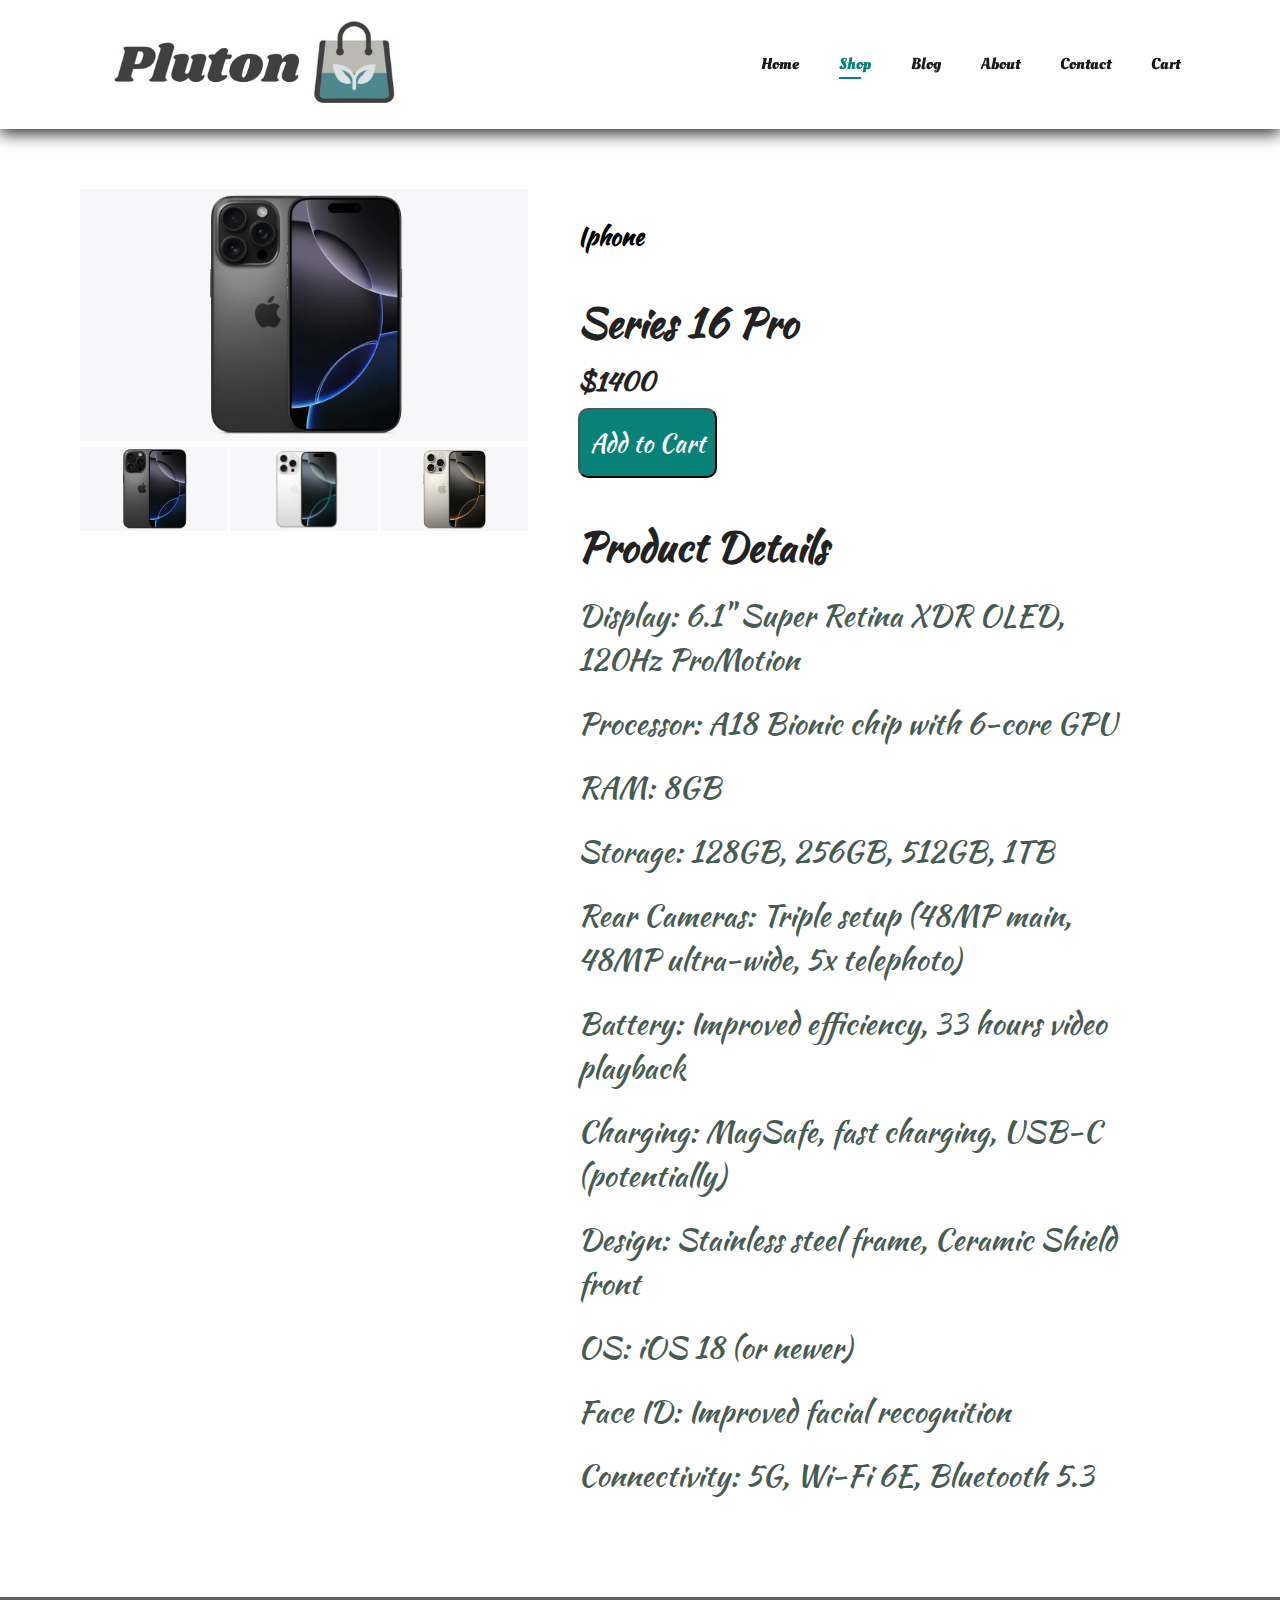
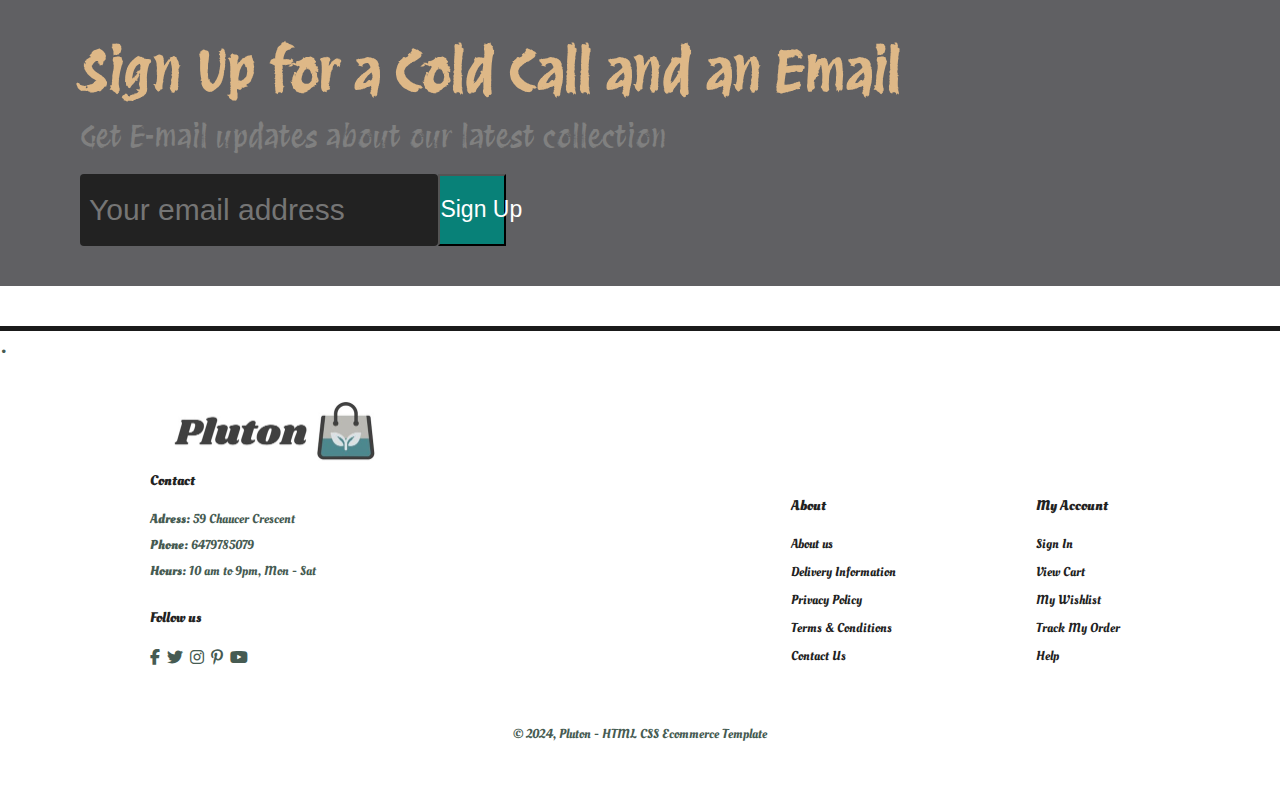
<file: project/project/sproduct2.html>
<!-- Iphone Online website-->
<!-- Chainpreet Singh (200592535)-->
<!-- Lovepreet Singh  (200597146)-->

<!-- Iphone Website Project-->

<!DOCTYPE html>
<html lang="en">
<head>
    <meta charset="UTF-8">
    <meta name="viewport" content="width=device-width, initial-scale=1.0">
    <meta name ="description" content="this is the code for our product 2 page">
    <meta name = "robots" content="no index,no follow">
    <title>Pluton</title>
    <!--  adding Font awesome-->
    <link rel="stylesheet" href="https://cdnjs.cloudflare.com/ajax/libs/font-awesome/6.5.1/css/all.min.css">

    <link rel="preconnect" href="https://fonts.googleapis.com">
    <link rel="preconnect" href="https://fonts.gstatic.com" crossorigin>
    <link href="https://fonts.googleapis.com/css2?family=Protest+Revolution&display=swap" rel="stylesheet">

    <link rel="preconnect" href="https://fonts.googleapis.com">
    <link rel="preconnect" href="https://fonts.gstatic.com" crossorigin>
    <link href="https://fonts.googleapis.com/css2?family=Kaushan+Script&display=swap" rel="stylesheet">

    <link rel="preconnect" href="https://fonts.googleapis.com">
    <link rel="preconnect" href="https://fonts.gstatic.com" crossorigin>
    <link href="https://fonts.googleapis.com/css2?family=Oleo+Script:wght@400;700&display=swap" rel="stylesheet">


    <!-- adding our CSS-->
    <link rel="stylesheet" href="style.css">
</head>
<body>

<!-- section   starts with all the page names ( home page, shop, blog, about, etc.)-->
    <section id="header">
        <a href="#"><img src="img/logoo.jpg" class="logo" alt="LC vintage cars"></a>

        <div>
            <ul id="navbar">
                <li><a  href="homepage.html">Home</a></li>
                <li><a class="active" href="shop.html">Shop</a></li>
                <li><a href="blog.html">Blog</a></li>
                <li><a href="about.html">About</a></li>
                <li><a href="contact.html">Contact</a></li>
                <li><a href="cart.html">Cart</a></li>

            </ul>
        </div>
    </section>

     <!-- product 2 variants-->
    <section id="prodetails" class="section-p1">
        <div class="single-pro-image">
            <img src="img/iphone16problack.webp" width="100%" id="MainImg" alt="">

            <div class="small-img-group">
                <div class="small-img-col">
                    <img src="img/iphone16problack.webp" width="100%" class="small-img" alt="">
                </div>
                <div class="small-img-col">
                    <img src="img/iphone16prowhite.webp" width="100%" class="small-img" alt="">
                </div>
                <div class="small-img-col">
                    <img src="img/iphone16pronaturaltitanium.webp" width="100%" class="small-img" alt="">
                </div>
            </div>
         </div>




         <div class="single-pro-details">
            <h6>Iphone</h6>
            <h4>Series 16 Pro</h4>
            <h2>$1400</h2>
            
            <button class="normal">Add to Cart</button>
            <h4>Product Details</h4>
             <p>Display: 6.1" Super Retina XDR OLED, 120Hz ProMotion</p> <p>Processor: A18 Bionic chip with 6-core GPU</p> <p>RAM: 8GB</p> <p>Storage: 128GB, 256GB, 512GB, 1TB</p> <p>Rear Cameras: Triple setup (48MP main, 48MP ultra-wide, 5x telephoto)</p> <p>Battery: Improved efficiency, 33 hours video playback</p> <p>Charging: MagSafe, fast charging, USB-C (potentially)</p> <p>Design: Stainless steel frame, Ceramic Shield front</p> <p>OS: iOS 18 (or newer)</p> <p>Face ID: Improved facial recognition</p> <p>Connectivity: 5G, Wi-Fi 6E, Bluetooth 5.3</p>



         </div>
    </section>
    



    <section id="newsletter" class="section-p1 section-m1">
        <div class="newstext">
            <h4>Sign Up for a Cold Call and an Email</h4>
            <p>Get E-mail updates about our latest collection</p>
        </div>
        <div class="form">
            <input type="text" placeholder="Your email address">
            <button>Sign Up</button>
        </div>
    </section>
    <section id="blank" class="LC">
        <p>.</p>
    </section>

    <footer class="section-p1">
        <div class="col">
        <img class="logo" src="img/logoo.jpg" alt="logo">
        <h4>Contact</h4>
        <p><strong>Adress: </strong>59 Chaucer Crescent</p>
        <p><strong>Phone: </strong>6479785079</p>
        <p><strong>Hours: </strong>10 am to 9pm, Mon - Sat</p>
        <div class="follow">
            <h4>Follow us</h4>
            <div class="icon">
                <i class="fab fa-facebook-f"></i>
                <i class="fab fa-twitter"></i>
                <i class="fab fa-instagram"></i>
                <i class="fab fa-pinterest-p"></i>
                <i class="fab fa-youtube"></i>


            </div>
            
        </div>
        
        </div>
        
        
        <div class="col">
            <pre>






            </pre>
            <h4>About</h4>
            <a href="#">About us</a>
            <a href="#">Delivery Information</a>
            <a href="#">Privacy Policy</a>
            <a href="#">Terms & Conditions</a>
            <a href="#">Contact Us</a>
        </div>
        

        <div class="col">
            <pre>






            </pre>
            <h4>My Account</h4>
            <a href="#">Sign In</a>
            <a href="#">View Cart</a>
            <a href="#">My Wishlist</a>
            <a href="#">Track My Order</a>
            <a href="#">Help</a>
        </div>
        <div class="copyright">
            <p>© 2024, Pluton - HTML CSS Ecommerce Template</p>
        </div>

        

    </footer>

    <script>
        var MainImg = document.getElementById("MainImg");
        var smallimg = document.getElementsByClassName("small-img");

        smallimg[0].onclick = function(){
            MainImg.src = smallimg[0].src;
        }
        smallimg[1].onclick = function(){
            MainImg.src = smallimg[1].src;
        }
        smallimg[2].onclick = function(){
            MainImg.src = smallimg[2].src;
        }
    </script>

    
</body>
</html>
</file>
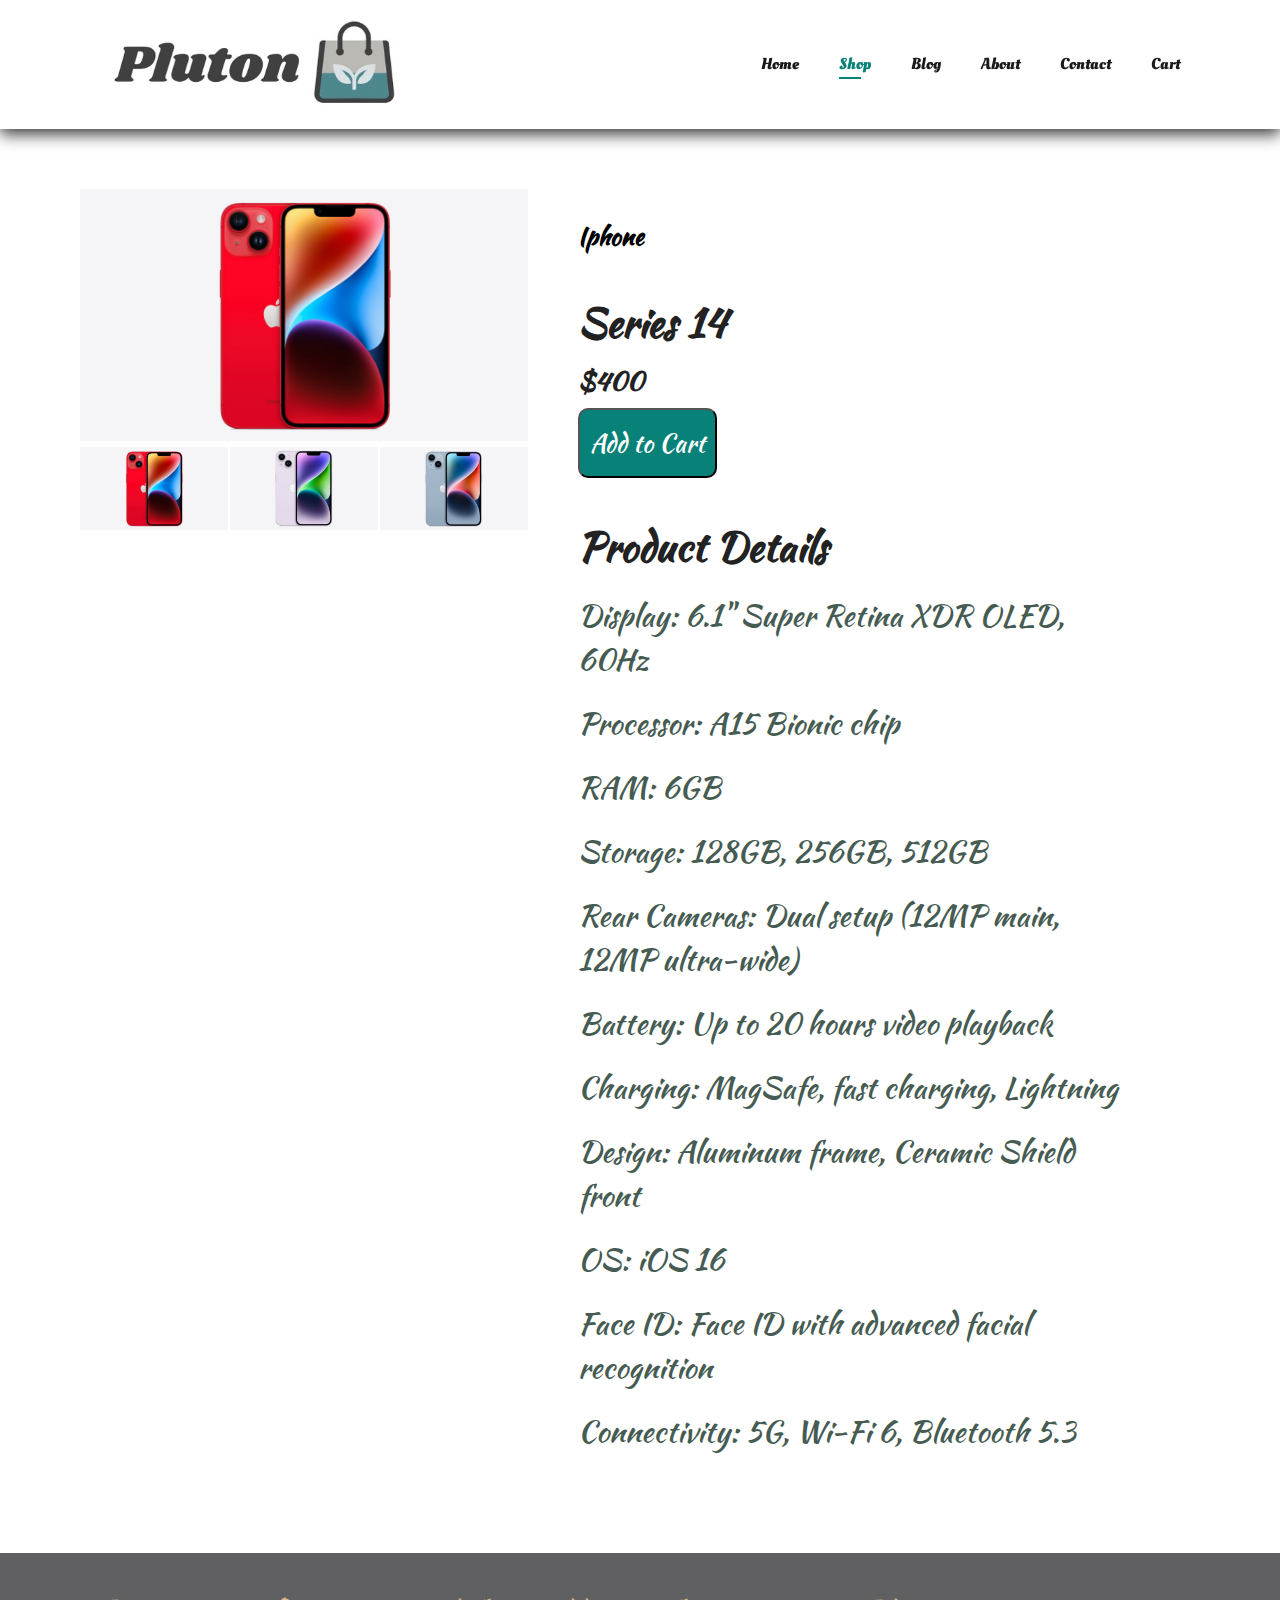
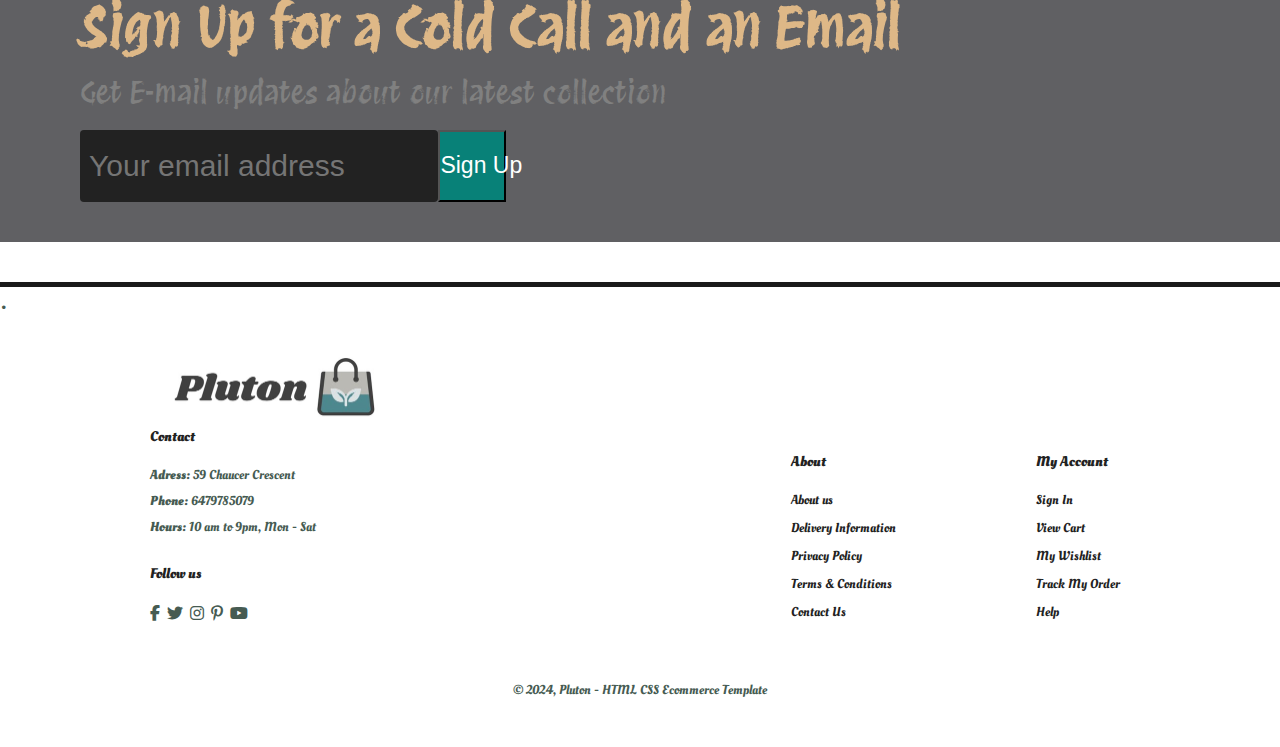
<file: project/project/sproduct3.html>
<!-- Iphone Online website-->
<!-- Chainpreet Singh (200592535)-->
<!-- Lovepreet Singh  (200597146)-->

<!-- Iphone Website Project-->

<!DOCTYPE html>
<html lang="en">
<head>
    <meta charset="UTF-8">
    <meta name="viewport" content="width=device-width, initial-scale=1.0">
    <meta name ="description" content="this is the code for our product 3 page">
    <meta name = "robots" content="no index,no follow">
    <title>Pluton</title>
    <!--  adding Font awesome-->
    <link rel="stylesheet" href="https://cdnjs.cloudflare.com/ajax/libs/font-awesome/6.5.1/css/all.min.css">

    <link rel="preconnect" href="https://fonts.googleapis.com">
    <link rel="preconnect" href="https://fonts.gstatic.com" crossorigin>
    <link href="https://fonts.googleapis.com/css2?family=Protest+Revolution&display=swap" rel="stylesheet">

    <link rel="preconnect" href="https://fonts.googleapis.com">
    <link rel="preconnect" href="https://fonts.gstatic.com" crossorigin>
    <link href="https://fonts.googleapis.com/css2?family=Kaushan+Script&display=swap" rel="stylesheet">

    <link rel="preconnect" href="https://fonts.googleapis.com">
    <link rel="preconnect" href="https://fonts.gstatic.com" crossorigin>
    <link href="https://fonts.googleapis.com/css2?family=Oleo+Script:wght@400;700&display=swap" rel="stylesheet">


    <!-- adding our CSS-->
    <link rel="stylesheet" href="style.css">
</head>
<body>

<!-- section   starts with all the page names ( home page, shop, blog, about, etc.)-->
    <section id="header">
        <a href="#"><img src="img/logoo.jpg" class="logo" alt="LC vintage cars"></a>

        <div>
            <ul id="navbar">
                <li><a  href="homepage.html">Home</a></li>
                <li><a class="active" href="shop.html">Shop</a></li>
                <li><a href="blog.html">Blog</a></li>
                <li><a href="about.html">About</a></li>
                <li><a href="contact.html">Contact</a></li>
                <li><a href="cart.html">Cart</a></li>

            </ul>
        </div>
    </section>


     <!-- product 3 variants-->
    <section id="prodetails" class="section-p1">
        <div class="single-pro-image">
            <img src="img/iphone14red.jpeg" width="100%" id="MainImg" alt="">

            <div class="small-img-group">
                <div class="small-img-col">
                    <img src="img/iphone14red.jpeg" width="100%" class="small-img" alt="">
                </div>
                <div class="small-img-col">
                    <img src="img/iphone14purple.jpeg" width="100%" class="small-img" alt="">
                </div>
                <div class="small-img-col">
                    <img src="img/iphone14blue.jpeg" width="100%" class="small-img" alt="">
                </div>
            </div>
         </div>




         <div class="single-pro-details">
            <h6>Iphone</h6>
            <h4>Series 14</h4>
            <h2>$400</h2>
            
            <button class="normal">Add to Cart</button>
            <h4>Product Details</h4>
             <p>Display: 6.1" Super Retina XDR OLED, 60Hz</p> <p>Processor: A15 Bionic chip</p> <p>RAM: 6GB</p> <p>Storage: 128GB, 256GB, 512GB</p> <p>Rear Cameras: Dual setup (12MP main, 12MP ultra-wide)</p> <p>Battery: Up to 20 hours video playback</p> <p>Charging: MagSafe, fast charging, Lightning</p> <p>Design: Aluminum frame, Ceramic Shield front</p> <p>OS: iOS 16</p> <p>Face ID: Face ID with advanced facial recognition</p> <p>Connectivity: 5G, Wi-Fi 6, Bluetooth 5.3</p>
         </div>
    </section>
    



    <section id="newsletter" class="section-p1 section-m1">
        <div class="newstext">
            <h4>Sign Up for a Cold Call and an Email</h4>
            <p>Get E-mail updates about our latest collection</p>
        </div>
        <div class="form">
            <input type="text" placeholder="Your email address">
            <button>Sign Up</button>
        </div>
    </section>
    <section id="blank" class="LC">
        <p>.</p>
    </section>

    <footer class="section-p1">
        <div class="col">
        <img class="logo" src="img/logoo.jpg" alt="logo">
        <h4>Contact</h4>
        <p><strong>Adress: </strong>59 Chaucer Crescent</p>
        <p><strong>Phone: </strong>6479785079</p>
        <p><strong>Hours: </strong>10 am to 9pm, Mon - Sat</p>
        <div class="follow">
            <h4>Follow us</h4>
            <div class="icon">
                <i class="fab fa-facebook-f"></i>
                <i class="fab fa-twitter"></i>
                <i class="fab fa-instagram"></i>
                <i class="fab fa-pinterest-p"></i>
                <i class="fab fa-youtube"></i>


            </div>
            
        </div>
        
        </div>
        
        
        <div class="col">
            <pre>






            </pre>
            <h4>About</h4>
            <a href="#">About us</a>
            <a href="#">Delivery Information</a>
            <a href="#">Privacy Policy</a>
            <a href="#">Terms & Conditions</a>
            <a href="#">Contact Us</a>
        </div>
        

        <div class="col">
            <pre>






            </pre>
            <h4>My Account</h4>
            <a href="#">Sign In</a>
            <a href="#">View Cart</a>
            <a href="#">My Wishlist</a>
            <a href="#">Track My Order</a>
            <a href="#">Help</a>
        </div>
        <div class="copyright">
            <p>© 2024, Pluton - HTML CSS Ecommerce Template</p>
        </div>

        

    </footer>

    <script>
        var MainImg = document.getElementById("MainImg");
        var smallimg = document.getElementsByClassName("small-img");

        smallimg[0].onclick = function(){
            MainImg.src = smallimg[0].src;
        }
        smallimg[1].onclick = function(){
            MainImg.src = smallimg[1].src;
        }
        smallimg[2].onclick = function(){
            MainImg.src = smallimg[2].src;
        }
    </script>

    
</body>
</html>
</file>
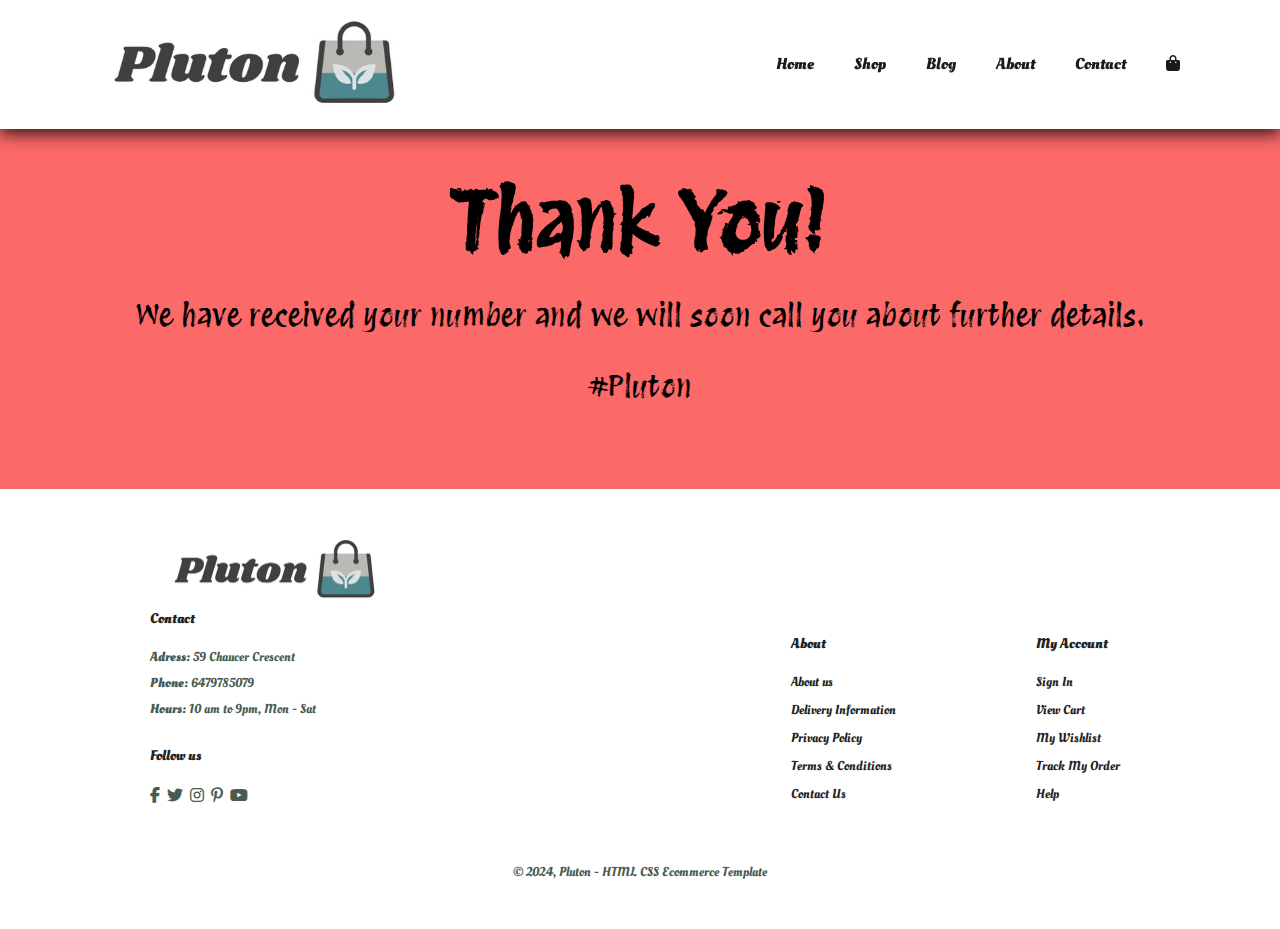
<file: project/project/thankyou.html>
<!-- Iphone Online website-->
<!-- Chainpreet Singh (200592535)-->
<!-- Lovepreet Singh  (200597146)-->

<!-- Iphone Website Project-->

<!DOCTYPE html>
<html lang="en">
<head>
    <meta charset="UTF-8">
    <meta name="viewport" content="width=device-width, initial-scale=1.0">
    <meta name ="description" content="this is the code for our shop page">
    <meta name = "robots" content="no index,no follow">
    <title>Pluton</title>
    <!--  adding Font awesome-->
    <link rel="stylesheet" href="https://cdnjs.cloudflare.com/ajax/libs/font-awesome/6.5.1/css/all.min.css">

    <link rel="preconnect" href="https://fonts.googleapis.com">
    <link rel="preconnect" href="https://fonts.gstatic.com" crossorigin>
    <link href="https://fonts.googleapis.com/css2?family=Protest+Revolution&display=swap" rel="stylesheet">

    <link rel="preconnect" href="https://fonts.googleapis.com">
    <link rel="preconnect" href="https://fonts.gstatic.com" crossorigin>
    <link href="https://fonts.googleapis.com/css2?family=Oleo+Script:wght@400;700&display=swap" rel="stylesheet">


    <!-- adding our CSS-->
    <link rel="stylesheet" href="style.css">
</head>
<body>

<!-- section   starts with all the page names ( home page, shop, blog, about, etc.)-->
    <section id="header">

        <!-- logo container-->
        <a href="#"><img src="img/logoo.jpg" class="logo" alt="LC vintage cars"></a>

        <div>
            <ul id="navbar">

                <!-- icon of cross-->
                <li><a href="#" id="close"><i class="fas fa-times"></i></a></li>
                <li>

                </li>
                <li>
                    
                </li>
                <li><a  href="homepage.html">Home</a></li>
                <li><a  href="shop.html">Shop</a></li>
                <li><a  href="blog.html">Blog</a></li>
                <li><a href="about.html">About</a></li>
                <li><a  href="contact.html">Contact</a></li>
                <li id="lg-bag"><a  href="cart.html"><i class="fas fa-bag-shopping"></i></a></li>
                

            </ul>
        </div>
         <!-- icon of shopping bag-->
        <div id="mobile">
            <a href="cart.html"><i class="fas fa-bag-shopping"></i></a>
            <i id="bar" class="fas fa-outdent"></i>
        </div>
    </section>


    <!-- page header for thankyou page-->
    <section id="page-header" class="thankyou-header">
       
        <h2>Thank You!</h2>
       <p>

       </p>
        <p>We have received your number and we will soon call you about further details.</p>
        <p>#Pluton</p>
       
       
    </section>


    <footer class="section-p1">
        <div class="col">
        <img class="logo" src="img/logoo.jpg" alt="logo">
        <h4>Contact</h4>
        <p><strong>Adress: </strong>59 Chaucer Crescent</p>
        <p><strong>Phone: </strong>6479785079</p>
        <p><strong>Hours: </strong>10 am to 9pm, Mon - Sat</p>
        <div class="follow">
            <h4>Follow us</h4>
            <div class="icon">
                <i class="fab fa-facebook-f"></i>
                <i class="fab fa-twitter"></i>
                <i class="fab fa-instagram"></i>
                <i class="fab fa-pinterest-p"></i>
                <i class="fab fa-youtube"></i>


            </div>
            
        </div>
        
        </div>
        
        
        <div class="col">
            <pre>






            </pre>
            <h4>About</h4>
            <a href="#">About us</a>
            <a href="#">Delivery Information</a>
            <a href="#">Privacy Policy</a>
            <a href="#">Terms & Conditions</a>
            <a href="#">Contact Us</a>
        </div>
        

        <div class="col">
            <pre>






            </pre>
            <h4>My Account</h4>
            <a href="#">Sign In</a>
            <a href="#">View Cart</a>
            <a href="#">My Wishlist</a>
            <a href="#">Track My Order</a>
            <a href="#">Help</a>
        </div>
        <div class="copyright">
            <p>© 2024, Pluton - HTML CSS Ecommerce Template</p>
        </div>

        

    </footer>

    
</body>
</html>
</file>
<file: Assignment 2/style.css>
*{
    margin: 0;
    padding: 0;
    box-sizing:border-box;
    
}

.logo {
    max-width: 350px; /*maximum width as needed */
    height: auto; /* maintain the aspect ratio */
}

h1 {
    font-size: 100px;
    line-height: 64px;
    color: #222;

}

h2 {
    font-size: 80px;
    line-height: 54px;
    color: #222;
}

h4 {
    font-size: 40px;
    color: #222;
}

h6{
    font-weight: 700;
    font-size: 24px;
}

p {
    font-size: 30px;
    color: #465b52;
    margin: 15px 0 20px 0;
}

.section-p1{
    padding: 40px 80px;
}

.section-m1{
    margin: 40px 0;
}

body{
    width: 100%;
}

/*Header */
#header{
    display:flex;
    align-items: center;
    justify-content: space-between;
    padding: 20px 80px;
    background: white;
    box-shadow: 0 5px 15px rgba(0, 0, 0, 0.8);
    z-index: 999;
    position: sticky;
    top: 0;
    left: 0;
}



/* navbar*/
#navbar{
    display:flex;
    align-items: center;
    justify-content: center;
}

#navbar li{
    list-style: none;
    padding: 0 20px;
    position: relative;

}

#navbar li a{
    text-decoration: none;
    font-size: 16px;
    font-weight: 600;
    color: #1a1a1a;
    transition: 0.3s ease;
}

#navbar li a:hover,/* hovering set */
#navbar li a.active{
    color: #088178;
}

#navbar li a.active::after,
#navbar li a:hover::after{
    content: "";
    width: 30%;
    height: 2px;
    background: #088178;
    position: absolute;
    bottom: -4px;
    left: 20px;
}

#mobile{
    display: none;
    align-items: center;
}

#close{
    display: none;
}


/*Home page*/

/* CSS to align content to the right side of the section */
#hero {
    text-align: right; /* Aligns text to the right */
    padding: 20px; /* Adds some padding for better spacing */
    background-color: #f4f4f4;
}

#hero h2{
    font-family: "Pacifico", cursive;
}


#hero p{
    color: black;
   
}

#hero h4{
    color:#b2babb;
}
#hero h4, #hero h2, #hero h1, #hero p {
    margin: 0; /* removes default margins */
    padding: 10px; /* adds padding around text elements */
   
}

#hero button {
    display: inline-block; /*ensures the button aligns to the right with text */
    padding: 10px 20px; /*adds padding to the button */
    margin-top: 20px; /*adds space above the button */
    background-color: black; /*button background color */
    color: #fff; /*button text color */
    border: none; /*removes default button border */
    border-radius: 5px; /*optional: rounded corners */
    cursor: pointer; /*changes cursor to pointer on hover */
    font-size: 25px;
}

#hero button:hover {
    background-color:burlywood; /*button background color on hover */
} 


#hero{
    background-image: url("img/reeses\ 2.png");
    height: 110vh;
    width: 100%;
    background-size:cover;
    background-position: top 25% right 0;
    margin: 0;
    padding: 10px;
    display: flex;
    flex-direction: column;
    align-items:flex-end;
    justify-content:first baseline;
}
#featured {
    text-align: center;
}

#featured p{
    font-family: "Bokor", system-ui;
}

#featured .pro-container {
    display: flex;
    flex-wrap: wrap; /*ensures that content wraps on smaller screens */
    justify-content: space-around;
    padding-top: 20px;
    gap: 20px; /*adds spacing between items */
}

#featured .pro {
    flex: 1 1 45%; /*allows the item to grow and shrink with a base width of 45% */
    min-width: 300px; /*adjusted for better responsiveness */
    padding: 10px 12px;
    border: 1px solid #cce7d0;
    border-radius: 25px;
    cursor: pointer;
    box-shadow: 20px 20px 30px rgba(0, 0, 0, 0.1); /*adjusted shadow for better visibility */
}

#featured .pro img {
    width: 100%;
    border-radius: 30px;
}

#featured .detail {
    flex: 1 1 45%; /*allows the item to grow and shrink with a base width of 45% */
    text-align: left; /*changed to left for better readability */
    padding-top: 20px; /*adjusted padding */
}

/* banner */

#banner{
    display: flex;
    flex-direction: column;
    justify-content: center;
    align-items: center;
    text-align: center;
    background-color:#f84d08;
    width: 100%;
    height: 40vh;
    background-size: cover;
    background-position: center;
}

#banner h4{
    color: #010d02;
    font-size:40px;
    padding-bottom: 20px;
}

#banner h2{
    color: #000f03;
    font-size:60px;
    font-family: "Sour Gummy", sans-serif;
}


#banner button{
    margin-top: 5vh;
    font-size: 30px;
    padding: 10px;
    border-radius: 10px;
    cursor: pointer;
    transition: 0.2s;
}

#banner button:hover{
    background: #088178;
    color: #fff;
}

 /* this is my section that hold embedded u tube video..  */
 .media{
    text-align: center;
    margin: 20px 0;

}

 /* this is to set the size of my video..  */
.media iframe{
  
    height: 400px;
    border:6px solid #737272;
    border-radius: 10px;
    box-shadow: 0 4px 10px  rgba(0, 0, 0, 0.3);




}



/* newsletter */
#newsletter{
    display: flex;
    justify-content: space-between;
    flex-wrap: wrap;
    align-items: center;
}

#newsletter h4{
    font-size: 55px;
    font-weight: 700;
    color: burlywood;
}
#newsletter p{
    font-size: 30px;
    color: gray;
}

#newsletter input{
    height:3.125rem;
    padding-top: 35px;
    padding-bottom: 35px;
    padding-left: 8px;
    padding-right: 15px;
    font-size: 30px;
    width: 80%;
    border: 1px solid transparent;
    border-radius: 4px;
    outline: none;
    background-color:#222;
    color: #fff;
}

#newsletter button{
    background-color: #f84d08;
    color: #000f03;
    white-space: nowrap;
    width: 15%;
    font-size: 23px;
}

#newsletter .form{
    display: flex;
    width: 40%;
}
#blank p{
    background-color: #1a1a1a;
    max-height: 5px;
}


/* footer */
footer{
    display: flex;
    flex-wrap: wrap;
    justify-content: space-between;
}

footer .col{
    display: flex;
    flex-direction: column;
    align-items: flex-start;
    margin-bottom: 20px;
    max-width: 800px;
    margin: 0 auto;
}

footer .logo{
    margin-bottom: 10px;
    margin-top: 10px;
    max-width: 100%;
    margin-left: 0;
}

footer h4{
    font-size: 14px;
    padding-bottom: 20px;
}

footer p{
    font-size: 13px;
    margin: 0 0 8px 0;
}

footer a{
    font-size: 13px;
    text-decoration: none;
    color: #222;
    margin-bottom: 10px;
}

footer .follow{
    margin-top: 20px;
}

footer .follow i{
    color: #465b52;
    padding-right: 4px;
    cursor: pointer;
}

footer .follow i:hover,
footer a:hover{
    color: #088178;
}

footer .copyright{
    width:100%;
    text-align: center;
    margin-top: 50px;
}


/* for ipad */

@media (max-width:799px) {
    #navbar {
        display: flex;
        flex-direction:column;
        align-items:flex-start;
        justify-content: flex-start;
        position: fixed;
        top: 0;
        right: -300px;
        height: 100vh;
        width: 300px;
        background-color: #fff;
        box-shadow: 0 40px 60px rgba(0, 0, 0, 0.1);
        padding: 80px 0 0 10px;
        transition: 0.3s;

    }

    #navbar.active{
        right: 0px;
    }

    #navbar li{
        margin-bottom: 25px;
    }

    #mobile{
        display: flex;
        align-items: center;
    }

    #mobile i{
        color:#1a1a1a;
        font-size: 24px;
        padding-left: 20px;
    }
    #close{
        position: absolute;
        top: 30px;
        left: 30px;
        color: #222;
        font-size: 24px;
        display: initial;

    }

    #lg-bag{
        display: none;
    }

    #hero {
        height: 70vh;
        padding: 0 80px;
        background-position: top 30% right 30%;
        
    }

    #featured{
        padding-top: 50px;
    }
    #featured .pro-container {
        
        justify-content: center;
        
    }

    

    #featured .pro-container {
        display: flex; 
        flex-direction: column;
        align-items:flex-start; 
    }

    #featured .pro{
        width: 100%;
        margin-right: 0px;
        margin-bottom: 30px;
    }

    #featured .detail{
        width: 100%;
    }

    #banner{
        height: 35vh;
    }

    #newsletter .form{
        width: 120%;
    }

    .section-p1 {
        padding: 20px 40px;
    }
}


    /* for  iphone x */


    @media (max-width: 477px){
        #header{
            padding: 10px 30px;
        }

        h1{
            font-size: 34px;
        }

        h2{
            font-size: 24px;
        }


        #hero{
            padding: 0 20px;
            background-position: 55%;
        }

        #banner{
            height: 50vh;
        }
        
        #newsletter{
            padding: 40px 20px;
            
        }
        #newsletter .form{
            width: 100%;
        }
        #footer.copyright{
            text-align: start;
        }


        #section-p1 {
            padding: 10px;
        }
        #section-p1 .col {
            text-align: center;
            max-width: 10%;
        }
        #section-p1 .col .follow .icon {
            flex-direction: column; /*stack icons vertically on small screens */
            align-items: center;
        }
        .follow .icon i {
            font-size: 20px;
            margin-bottom: 5px;
        }

        /* Single product */
        #prodetails {
            display: flex;
            flex-direction: column;
        }

        #prodetails .single-pro-image{
            width: 100%;
            margin-right: 0px;
        }

        #prodetails .single-pro-details{
            width: 100%;

        }

        #newsletter h4 {
            font-size: 35px;
            
        }

        #newsletter p {
            font-size: 25px;
            
        }

        #newsletter input {
            font-size: 25px;
            
            
        }

        #newsletter button {
            
            font-size: 13px;
        }
    }
</file>
<file: Lab3/styles.css>
body {
    display: flex;
    justify-content: center;
    align-items: center;
    height: 100vh;
    background-color: #f0f0f0;
    margin: 0;
}

.svg-button {
    cursor: pointer;
    transition: transform 0.3s ease, filter 0.3s ease;
    filter: drop-shadow(0 4px 8px rgba(0, 0, 0, 0.2));
}

.svg-button:hover {
    transform: scale(1.1);
    filter: drop-shadow(0 8px 16px rgba(0, 0, 0, 0.3));
}
</file>
<file: project/project/style.css>
/* Lovepreet Singh & Chainpreet Singh */

*{
    margin: 0;
    padding: 0;
    box-sizing:border-box;
    
}

.logo {
    max-width: 350px; /*maximum width as needed */
    height: auto; /* maintain the aspect ratio */
}

h1 {
    font-size: 100px;
    line-height: 64px;
    color: #222;

}

h2 {
    font-size: 80px;
    line-height: 54px;
    color: #222;
}

h4 {
    font-size: 40px;
    color: #222;
}

h6{
    font-weight: 700;
    font-size: 24px;
}

p {
    font-size: 30px;
    color: #465b52;
    margin: 15px 0 20px 0;
}

.section-p1{
    padding: 40px 80px;
}

.section-m1{
    margin: 40px 0;
}

body{
    width: 100%;
}

/*Header */
#header{
    display:flex;
    align-items: center;
    justify-content: space-between;
    padding: 20px 80px;
    background: white;
    box-shadow: 0 5px 15px rgba(0, 0, 0, 0.8);
    z-index: 999;
    position: sticky;
    top: 0;
    left: 0;
}



/* navbar*/
#navbar{
    font-family: "Oleo Script", system-ui;
    font-weight: 700;
    display:flex;
    align-items: center;
    justify-content: center;
}

#navbar li{
    list-style: none;
    padding: 0 20px;
    position: relative;

}

#navbar li a{
    text-decoration: none;
    font-size: 16px;
    font-weight: 600;
    color: #1a1a1a;
    transition: 0.3s ease;
}

#navbar li a:hover,/* hovering set */
#navbar li a.active{
    color: #088178;
}

#navbar li a.active::after,
#navbar li a:hover::after{
    content: "";
    width: 30%;
    height: 2px;
    background: #088178;
    position: absolute;
    bottom: -4px;
    left: 20px;
}

#mobile{
    display: none;
    align-items: center;
}

#close{
    display: none;
}


/*Home page*/

/* CSS to align content to the right side of the section */
#hero {
    font-family: "Protest Revolution", serif;
    text-align: right; /* Aligns text to the right */
    padding: 20px; /* Adds some padding for better spacing */
    background-color: #f4f4f4;
}


#hero p{
    color: black;
}

#hero h4{
    color:#b2babb;
}
#hero h4, #hero h2, #hero h1, #hero p {
    margin: 0; /* removes default margins */
    padding: 10px; /* adds padding around text elements */
   
}

#hero button {
    font-family: "Protest Revolution", serif;
    display: inline-block; /*ensures the button aligns to the right with text */
    padding: 10px 20px; /*adds padding to the button */
    margin-top: 20px; /*adds space above the button */
    background-color: black; /*button background color */
    color: #fff; /*button text color */
    border: none; /*removes default button border */
    border-radius: 5px; /*optional: rounded corners */
    cursor: pointer; /*changes cursor to pointer on hover */
    font-size: 25px;
}

#hero button:hover {
    background-color:burlywood; /*button background color on hover */
} 


#hero{
    background-image: url("img/homepage.jpg");
    height: 90vh;
    width: 100%;
    background-size: cover;
    background-position: top 25% right 0;
    margin: 0;
    padding: 10px;
    display: flex;
    flex-direction: column;
    align-items:flex-end;
    justify-content:first baseline;
}
#featured {
    font-family: "Amatic SC", sans-serif;
    font-weight: 700;
    text-align: center;
}

#featured .pro-container {
    display: flex;
    flex-wrap: wrap; /*ensures that content wraps on smaller screens */
    justify-content: space-around;
    padding-top: 20px;
    gap: 20px; /*adds spacing between items */
}

#featured .pro {
    flex: 1 1 45%; /*allows the item to grow and shrink with a base width of 45% */
    min-width: 300px; /*adjusted for better responsiveness */
    padding: 10px 12px;
    border: 1px solid #cce7d0;
    border-radius: 25px;
    cursor: pointer;
    box-shadow: 20px 20px 30px rgba(0, 0, 0, 0.1); /*adjusted shadow for better visibility */
}

#featured .pro img {
    width: 100%;
    border-radius: 30px;
}

#featured .detail {
    flex: 1 1 45%; /*allows the item to grow and shrink with a base width of 45% */
    text-align: left; /*changed to left for better readability */
    padding-top: 20px; /*adjusted padding */
}

/* banner */

#banner{
    font-family: "Protest Revolution", serif;
    display: flex;
    flex-direction: column;
    justify-content: center;
    align-items: center;
    text-align: center;
    background-color: #222;
    width: 100%;
    height: 40vh;
    background-size: cover;
    background-position: center;
}

#banner h4{
    color: #cce7d0;
    font-size:40px;
    padding-bottom: 20px;
}

#banner h2{
    color: #cce7d0;
    font-size:70px;
}
#banner h2 span{
    color:#088178;
}

#banner button{
    font-family: "Protest Revolution", serif;
    margin-top: 5vh;
    font-size: 30px;
    padding: 10px;
    border-radius: 10px;
    cursor: pointer;
    transition: 0.2s;
}

#banner button:hover{
    background: #088178;
    color: #fff;
}



/* newsletter */
#newsletter{
    font-family: "Protest Revolution", serif;
    display: flex;
    justify-content: space-between;
    flex-wrap: wrap;
    align-items: center;
}

#newsletter h4{
    font-size: 55px;
    font-weight: 700;
    color: burlywood;
}
#newsletter p{
    font-size: 30px;
    color: gray;
}

#newsletter input{
    height:3.125rem;
    padding-top: 35px;
    padding-bottom: 35px;
    padding-left: 8px;
    padding-right: 15px;
    font-size: 30px;
    width: 80%;
    border: 1px solid transparent;
    border-radius: 4px;
    outline: none;
    background-color:#222;
    color: #fff;
}

#newsletter button{

    background-color: #088178;
    color: #fff;
    white-space: nowrap;
    width: 15%;
    font-size: 23px;
}

#newsletter .form{

    display: flex;
    width: 40%;
}
#blank p{
    background-color: #1a1a1a;
    max-height: 5px;
}


/* footer */
footer{
    font-family: "Oleo Script", system-ui;
    display: flex;
    flex-wrap: wrap;
    justify-content: space-between;
}

footer .col{
    display: flex;
    flex-direction: column;
    align-items: flex-start;
    margin-bottom: 20px;
    max-width: 800px;
    margin: 0 auto;
}

footer .logo{
    margin-bottom: 10px;
    margin-top: 10px;
    max-width: 50%;
    margin-left: 0;
}

footer h4{
    font-size: 14px;
    padding-bottom: 20px;
}

footer p{
    font-size: 13px;
    margin: 0 0 8px 0;
}

footer a{
    font-size: 13px;
    text-decoration: none;
    color: #222;
    margin-bottom: 10px;
}

footer .follow{
    margin-top: 20px;
}

footer .follow i{
    color: #465b52;
    padding-right: 4px;
    cursor: pointer;
}

footer .follow i:hover,
footer a:hover{
    color: #088178;
}

footer .copyright{
    width:100%;
    text-align: center;
    margin-top: 50px;
}


/* Shop Page */



/* header */

#page-header{
    font-family: "Protest Revolution", serif;
    width: 100%;
    height: 40vh;
    background-size: cover;
    display: flex;
    justify-content: center;
    text-align: center;
    flex-direction: column;
    padding: 14px;


}

.shop-header{
    background-image: url("img/shoppage.jpg");
}


#page-header h2,
#page-header p{
    color: black;

}
#product1{
    font-family: "Kaushan Script", cursive;
    text-align: center;

    
}

#product1 .pro-container{
    display: flex;
    justify-content: space-between;
    padding-top: 20px;
    flex-wrap:wrap;
    
}


#product1 .pro{
    width:23%;
    min-width: 250px;
    padding: 10px 12px ;
    border: 1px solid #cce7d0;
    border-radius: 25px;
    cursor: pointer;
    box-shadow: 20px 20px 30px rgba(0, 0, 0, 0.6);
    margin: 15px 0;
    transition: 0.2s ease;
    position: relative;
    margin-right: 37.5px;
    margin-bottom: 40px;
}


/* gover set */
#product1 .pro:hover{

box-shadow: 20px 20px 30px rgba(0, 0, 0, 0.9);

}

#product1 .pro img{
    width: 100%;
    border-radius: 20px;
}

#product1 .pro .des{
    text-align: start;
    padding: 10px 0;
}
#product1 .pro-container .pro .des span{
    
    color:#606063;
    font-size:30px;

}
#product1 .pro-container .pro .des h5{
    
    padding-top: 7px;
    color: #1a1a1a;
    font-size: 25px;

    
}
#product1 .pro .des i{
    
  font-size: 12px;
  color:rgb(243,181,25);
    
}
#product1 .pro-container .pro .des h4{
    
    padding-top: 7px;
    font-size: 20px;
    font-weight: 700;
    color:#088178;
    
}
#product1 .pro .des span{
    
    color:#606063;
    font-size:12px;
    
}

#pagination{
    text-align: center;

}

#pagination a{
    text-decoration: none;
    background-color: #088178;
    padding: 15px 20px;
    border-radius: 4px;
    color: #fff;
    font-weight: 600;

}

#pagination a i{
    font-size: 16px;
    font-weight: 600;
     
}


/* newsletter */
#newsletter{
    background-color: #606063;
}

footer .logo{
    margin-bottom: 10px;
    margin-top: 10px;
    max-width: 50%;
    margin-left: 0;
}



/* Single Product */

#prodetails{
    font-family: "Kaushan Script", cursive;
    display:flex;
    margin-top: 20px;

}

/* big image */
#prodetails .single-pro-image{
    width:40%;
    margin-right: 50px ;
}


/* small image */
.small-img-group{
    display: flex;
    justify-content: space-between;
}

.small-img-col{
    flex-basis: 33%;
    cursor: pointer;
}
#prodetails .single-pro-details{

width: 50%;
padding-top: 30px;


}
#prodetails .single-pro-details h4{
    padding: 40px 0 2px 0;
}
#prodetails .single-pro-details h2{
   font-size: 26px;
}
#prodetails .single-pro-details h4{
    padding: 40px 0 2px 0;
}
#prodetails .single-pro-details button{
    font-family: "Kaushan Script", cursive;
    background: #088178;
    color:#fff;
    font-size: 25px;
    padding: 15px 10px;
    border-radius: 10px;
}
#prodetails .single-pro-details span{
    line-height: 25px;
    font-size: 25px;
}

footer .logo{
    margin-bottom: 10px;
    margin-top: 10px;
    max-width: 50%;
    margin-left: 0;
}




/*   Blog Page */




.blog-header{
    background-image: url("img/blog.jpg");
}
#blog{
    padding: 150px 150px 0 150px;
}
#blog .blog-box{
    display: flex;
    align-items: center;
    width:100%;
    position: relative;
    padding-bottom: 90px;
}

#blog .blog-img{
    
    width:50%;
    margin-right: 40px;
}
#blog img {
    width: 100%;
    height: 300px;
    object-fit: cover;
}

#blog .blog-details{
    width: 50%;
    
}

#blog .blog-details a {
    text-decoration: none;
    font-size: 11px;
    color: #000;
    font-weight: 700;
    position: relative;
    transition: 0.3s;
}

#blog .blog-details a::after{
    content: "";
    width: 50px;
    height: 1px;
    background-color: #000;
    position: absolute;
    top: 4px;
    right: -60px;
}




/* hover set */
#blog .blog-details a:hover{
    color: #088178;
}

#blog .blog-details a:hover::after{
    background-color: #088178;
}
#blog .blog-box h1{
    position: absolute;
    top: -40px;
    left: 0;
    font-size: 70px;
    font-weight: 700;
    color: #000;
    z-index: -9;
}

footer .logo{
    margin-bottom: 10px;
    margin-top: 10px;
    max-width: 50%;
    margin-left: 0;
}




/* About page */




.about-header{
    background-image: url("img/aboutpage1.jpg");
    
}

#about-head{
    font-family: "Kaushan Script", cursive;
    display: flex;
    align-items: center;
}


/* image in about */
#about-head img{
    width: 30%;
    height: auto;
}

#about-head div{
    padding-left: 40px;
}



/* video in about */
#our-video{
    font-family: "Amatic SC", sans-serif;
    text-align: center;
}

#our-video .video {
    width: 40%;
    height: 60%;
    margin: 30px auto 0 auto;
}

#our-video .video video{
    width: 100%;
    height: 100%;
    border-radius: 20px;
}

footer .logo{
    margin-bottom: 10px;
    margin-top: 10px;
    max-width: 50%;
    margin-left: 0;
}




/* Contact page */

 


.contact-header{
    background-color: #bcb8f9;
}
#contact-details{
    font-family: "Kaushan Script", cursive;
    display: flex;
    align-items: center;
    justify-content: space-between;

}

#contact-details .details {
    width: 50%;
}

#contact-details .details span,
#form-details form{
    font-size: 22px;
}

#contact-details .details h2,
#form-details form h2{
    font-size: 40px;
    line-height: 35px;
    padding: 20px 0;
}

#contact-details .details h3{
    font-size: 25px;
    padding-bottom: 15px;
}

#contact-details .details li{
    list-style: none;
    display: flex;
    padding: 10px 0;
}

#contact-details .details li i{
    font-size: 24px;
    padding-right: 22px;
}

#contact-details .details li p{
    margin: 0;
    font-size: 22px;
}




/* map embedded   set */
#contact-details .map{
    width: 55%;
    height: 400px;
}

#contact-details .map iframe{
    width: 100%;
    height: 110%;
}

#form-details{
    font-family: "Kaushan Script", cursive;
    display: flex;
    justify-content: space-between;
    margin: 30px;
    padding: 80px;
    border: 1px solid #e1e1e1;
}
#form-details form{
    font-family: "Kaushan Script", cursive;
    width: 65%;
    display: flex;
    flex-direction: column;
    align-items: flex-start;
}

#form-details form input,
#form-details form textarea{
    width: 100%;
    padding: 12px 15px;
    outline: none;
    margin-bottom: 20px;
    border: 1px solid #e1e1e1;
}

#form-details form .normal{
    font-size: 20px;
    padding: 15px 25px 15px 25px;
    text-decoration: none;
    border-radius: 5%;

}

#form-details form button{
    font-family: "Kaushan Script", cursive;
    height: 10%;
    background-color: #088178;
    color: #fff;
}

#form-details .people div{
    padding-bottom: 25px;
    display: flex;
    align-items: flex-start;
}

#form-details .people div img{
    width: 150px;
    height: 150px;
    object-fit: cover;
    margin-right: 15px;
}

#form-details .people div p{
    margin: 0;
    font-size: 20px;
    line-height: 25px;
}

#form-details .people div p span{
    display: block;
    font-size: 25px;
    font-weight: 600;
    color: #000;
}

footer .logo{
    margin-bottom: 10px;
    margin-top: 10px;
    max-width: 50%;
    margin-left: 0;
}




/*Cart page*/




.cart-header{
    background-color: #eaf9b8;
}
#cart{
    font-family: "Kaushan Script", cursive;
    overflow-x: auto;
}



/* table in cart */


#cart table{
    width: 100%;
    border-collapse: collapse;
    table-layout: fixed;
    white-space: nowrap;
}
#cart table img{
    width: 150px;
}
#cart table td:nth-child(1){
    width: 100px;
    text-align: center;
}
#cart table td:nth-child(2){
    width: 150px;
    text-align: center;
}
#cart table td:nth-child(3){
    width: 250px;
    text-align: center;
}
#cart table td:nth-child(4),
#cart table td:nth-child(5),
#cart table td:nth-child(6){
    width: 150px;
    text-align: center;
}
#cart table td:nth-child(5) input{
width: 70px;
padding: 10px 5px 10px 15px;
}
#cart table thead{
    border:1px solid #e2e9e1;
    border-left: none;
    border-right: none;

}
#cart table thead td{
   
    font-weight: 700;
    text-transform: uppercase;
    font-size: 13px;
    padding: 18px 0;
}
#cart table thead tr td{
    font-size: 22px;
}

#cart table tbody tr td{
   
    padding-top: 15px;

}

#cart table tbody  td{
   
    font-size: 30px;

}

#cart-add{
    display: flex;
    flex-wrap: wrap;
    justify-content: space-between;
}

#enquiry{
    font-family: "Kaushan Script", cursive;
    width: 50%;
    margin-bottom: 30px;
}
#enquiry h3{
    padding-bottom: 15px;
    font-size: 40px;
}
#enquiry input{
    font-family: "Kaushan Script", cursive;
    padding: 10px 20px;
    outline: none;
    width:60%;
    margin-right: 10px;
    border:1px solid #e2e9e1;
    font-size: 25px;
}
#enquiry button{
    font-family: "Kaushan Script", cursive;
    background-color: #088178;
    color: #fff;
    font-size: 25px;
    padding: 10px 10px 10px 10px;
    border-radius: 4px;
    cursor: pointer;
    
}

footer .logo{
    margin-bottom: 10px;
    margin-top: 10px;
    max-width: 50%;
    margin-left: 0;
}




/* thankyou page */



.thankyou-header{
    background-color: #fb6969;
}

footer .logo{
    margin-bottom: 10px;
    margin-top: 10px;
    max-width: 50%;
    margin-left: 0;
}



/* Start Media query*/



/* doing responsive */



/* for ipad */

@media (max-width:799px) {
    #navbar {
        display: flex;
        flex-direction:column;
        align-items:flex-start;
        justify-content: flex-start;
        position: fixed;
        top: 0;
        right: -300px;
        height: 100vh;
        width: 300px;
        background-color: #fff;
        box-shadow: 0 40px 60px rgba(0, 0, 0, 0.1);
        padding: 80px 0 0 10px;
        transition: 0.3s;

    }

    #navbar.active{
        right: 0px;
    }

    #navbar li{
        margin-bottom: 25px;
    }

    #mobile{
        display: flex;
        align-items: center;
    }

    #mobile i{
        color:#1a1a1a;
        font-size: 24px;
        padding-left: 20px;
    }
    #close{
        position: absolute;
        top: 30px;
        left: 30px;
        color: #222;
        font-size: 24px;
        display: initial;

    }

    #lg-bag{
        display: none;
    }

    #hero {
        height: 70vh;
        padding: 0 80px;
        background-position: top 30% right 30%;
        
    }

    #featured{
        padding-top: 50px;
    }
    #featured .pro-container {
        
        justify-content: center;
        
    }

    

    #featured .pro-container {
        display: flex; 
        flex-direction: column;
        align-items:flex-start; 
    }

    #featured .pro{
        width: 100%;
        margin-right: 0px;
        margin-bottom: 30px;
    }

    #featured .detail{
        width: 100%;
    }

    #banner{
        height: 35vh;
    }

    #newsletter .form{
        width: 120%;
    }

    .section-p1 {
        padding: 20px 40px;
    }

    /* cart page */

    #enquiry h3{
        width: 100%;
        font-size: 35px;
    }

    #enquiry input{
        width: 100%;
        font-size: 25px;
    }
    










    /* for  iphone x */


    @media (max-width: 477px){
        #header{
            padding: 10px 30px;
        }

        h1{
            font-size: 34px;
        }

        h2{
            font-size: 24px;
        }


        #hero{
            padding: 0 20px;
            background-position: 55%;
        }

        #banner{
            height: 50vh;
        }
        
        #newsletter{
            padding: 40px 20px;
            
        }
        #newsletter .form{
            width: 100%;
        }
        #footer.copyright{
            text-align: start;
        }


        #section-p1 {
            padding: 10px;
        }
        #section-p1 .col {
            text-align: center;
            max-width: 10%;
        }
        #section-p1 .col .follow .icon {
            flex-direction: column; /*stack icons vertically on small screens */
            align-items: center;
        }
        .follow .icon i {
            font-size: 20px;
            margin-bottom: 5px;
        }

        /* Single product */
        #prodetails {
            display: flex;
            flex-direction: column;
        }

        #prodetails .single-pro-image{
            width: 100%;
            margin-right: 0px;
        }

        #prodetails .single-pro-details{
            width: 100%;

        }

        #newsletter h4 {
            font-size: 35px;
            
        }

        #newsletter p {
            font-size: 25px;
            
        }

        #newsletter input {
            font-size: 25px;
            
            
        }

        #newsletter button {
            
            font-size: 13px;
        }

        /* blog page */

        #blog{
            padding: 100px 20px 0 20px;
        }

        #blog .blog-box {
            display: flex; 
            flex-direction: column;
            align-items:flex-start; 
        }

        #blog .blog-img{
            width: 100%;
            margin-right: 0px;
            margin-bottom: 30px;
        }

        #blog .blog-details{
            width: 100%;
        }

        /* about page */

        #about-head{
            flex-direction: column;
        }

        #about-head img{
            width: 100%;
        }

        #about-head h2{
          font-size: 40px;
        }

        #about-head p{
            font-size: 20px;
          }

         
          #our-video h1{
            font-size: 50px;
          }

          #our-video .video{
            width: 100%;
            padding-left: 10px;
            padding-right: 10px;
            
          }

          /* Contact Page*/

          #contact-details{
            flex-direction: column;
          }
          #contact-details .details{
            width: 100%;
            margin-bottom: 30px;     
             }

 #contact-details .map{
    width: 100%;
    margin-bottom: 30px; 
 }

 #form-details {
    margin: 10px;
    padding: 30px 10px;
    flex-wrap: wrap;

 }
 #form-details .formaa{
    width:100%;
    margin-bottom:30px;
 }
 #form-details .people {
   padding-right: 200px;
   

}

/* cart page */
#page-header h2{
    font-size: 50px;
}

#page-header p{
    font-size: 25px;
}
#enquiry h3{
    width: 100%;
    font-size: 25px;
}

#enquiry input{
    width: 130%;
    font-size: 15px;
}

#enquiry button{
    width: 40%;
    font-size: 15px;
}





    }  
     



    /* again for ipad */
    @media (max-width:799px) {
        #prodetails .single-pro-image {
            padding-top: 100px;
        }

        #prodetails .single-pro-details button {
            font-size: 20px;
        }
        
        /* blog page */
        #blog .blog-box h4{
            font-size: 30px;
        }

        #blog .blog-box p{
            font-size: 20px;
        }

        /*contact page */


        #form-details{
            padding: 40px;
        }
        #form-details form{
            width: 50%;
        }
        #form-details .people div img{
            width: 100px;
            height: 100px;
            object-fit: cover;
            margin-right: 15px;
            margin-left: 15px;

        }

        /*about page */
        #about-head{
            flex-direction: column;
        }

        #about-head img{
            width: 100%;
            padding-bottom: 40px;
        }

        

    }
    }
</file>
